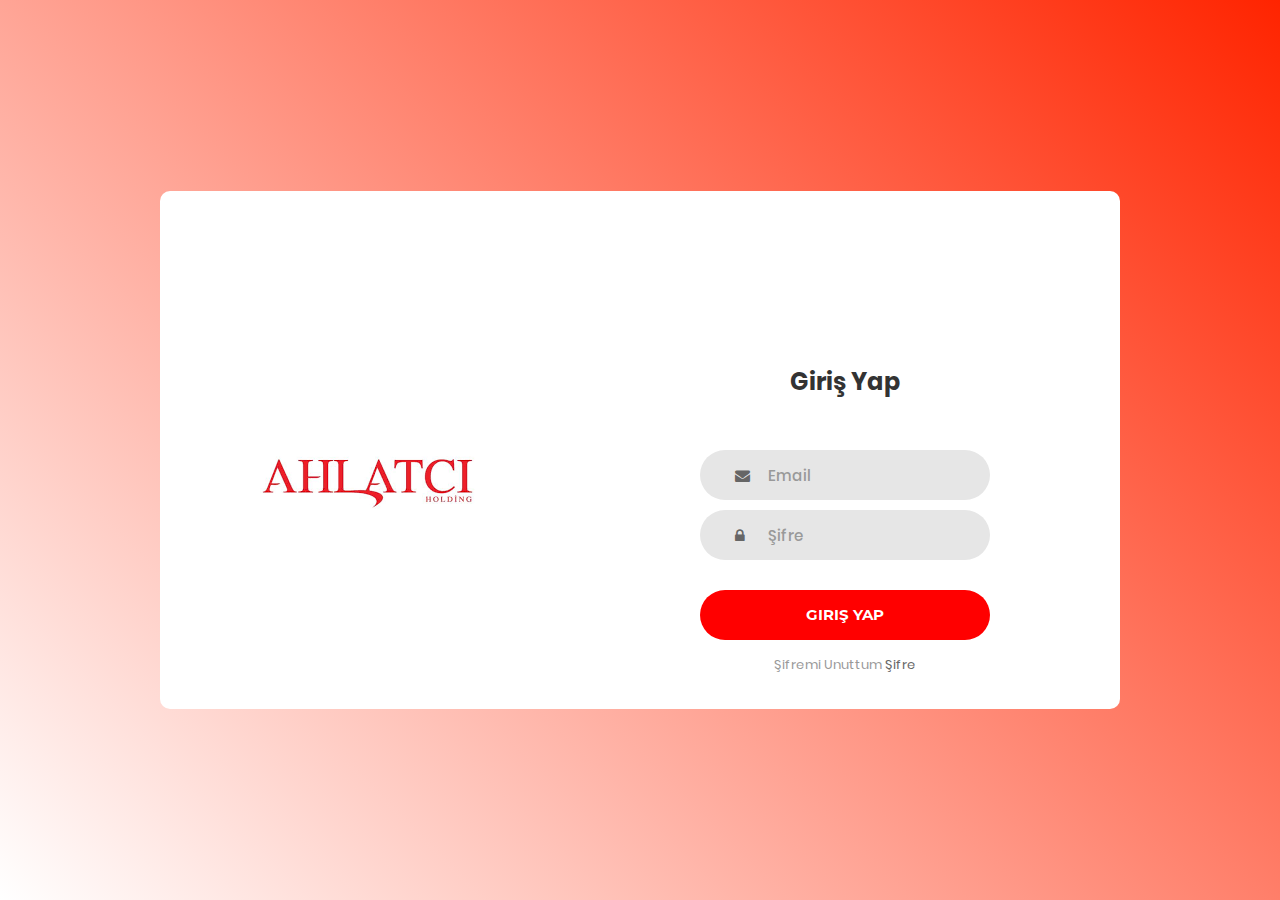
<file: Stock.UI/wwwroot/Login_v1/index.html>
<!DOCTYPE html>
<html lang="en">
<head>
	<title>Login</title>
	<meta charset="UTF-8">
	<meta name="viewport" content="width=device-width, initial-scale=1">
<!--===============================================================================================-->	
	<link rel="icon" type="image/png" href="images/icons/favicon.ico"/>
<!--===============================================================================================-->
	<link rel="stylesheet" type="text/css" href="vendor/bootstrap/css/bootstrap.min.css">
<!--===============================================================================================-->
	<link rel="stylesheet" type="text/css" href="fonts/font-awesome-4.7.0/css/font-awesome.min.css">
<!--===============================================================================================-->
	<link rel="stylesheet" type="text/css" href="vendor/animate/animate.css">
<!--===============================================================================================-->	
	<link rel="stylesheet" type="text/css" href="vendor/css-hamburgers/hamburgers.min.css">
<!--===============================================================================================-->
	<link rel="stylesheet" type="text/css" href="vendor/select2/select2.min.css">
<!--===============================================================================================-->
	<link rel="stylesheet" type="text/css" href="css/util.css">
	<link rel="stylesheet" type="text/css" href="css/main.css">
<!--===============================================================================================-->
</head>
<body>
	<style>
		.login100-form-btn {
			background-color: red;
			color: white;
		}
	</style>
	<div class="limiter">
		<div class="container-login100">
			<div class="wrap-login100">
				<div class="login100-pic js-tilt" data-tilt>
					<img src="images/ahlatci.png" alt="IMG">
				</div>

				<form class="login100-form validate-form">
					<span class="login100-form-title">
						Giriş Yap
					</span>

					<div class="wrap-input100 validate-input" data-validate = "Valid email is required: ex@abc.xyz">
						<input class="input100" type="text" name="email" placeholder="Email">
						<span class="focus-input100"></span>
						<span class="symbol-input100">
							<i class="fa fa-envelope" aria-hidden="true"></i>
						</span>
					</div>

					<div class="wrap-input100 validate-input" data-validate = "Password is required">
						<input class="input100" type="password" name="pass" placeholder="Şifre">
						<span class="focus-input100"></span>
						<span class="symbol-input100">
							<i class="fa fa-lock" aria-hidden="true"></i>
						</span>
					</div>
					
					<div class="container-login100-form-btn">
						<button class="login100-form-btn">
							Giriş Yap
						</button>
					</div>

					<div class="text-center p-t-12">
						<span class="txt1">
							Şifremi Unuttum
						</span>
						<a class="txt2" href="#">
							Şifre
						</a>
					</div>

					<!-- <div class="text-center p-t-136">
						<a class="txt2" href="#">
							Create your Account
							<i class="fa fa-long-arrow-right m-l-5" aria-hidden="true"></i>
						</a>
					</div> -->
				</form>
			</div>
		</div>
	</div>
	
	

	
<!--===============================================================================================-->	
	<script src="vendor/jquery/jquery-3.2.1.min.js"></script>
<!--===============================================================================================-->
	<script src="vendor/bootstrap/js/popper.js"></script>
	<script src="vendor/bootstrap/js/bootstrap.min.js"></script>
<!--===============================================================================================-->
	<script src="vendor/select2/select2.min.js"></script>
<!--===============================================================================================-->
	<script src="vendor/tilt/tilt.jquery.min.js"></script>
	<script >
		$('.js-tilt').tilt({
			scale: 1.1
		})
	</script>
<!--===============================================================================================-->
	<script src="js/main.js"></script>

</body>
</html>
</file>
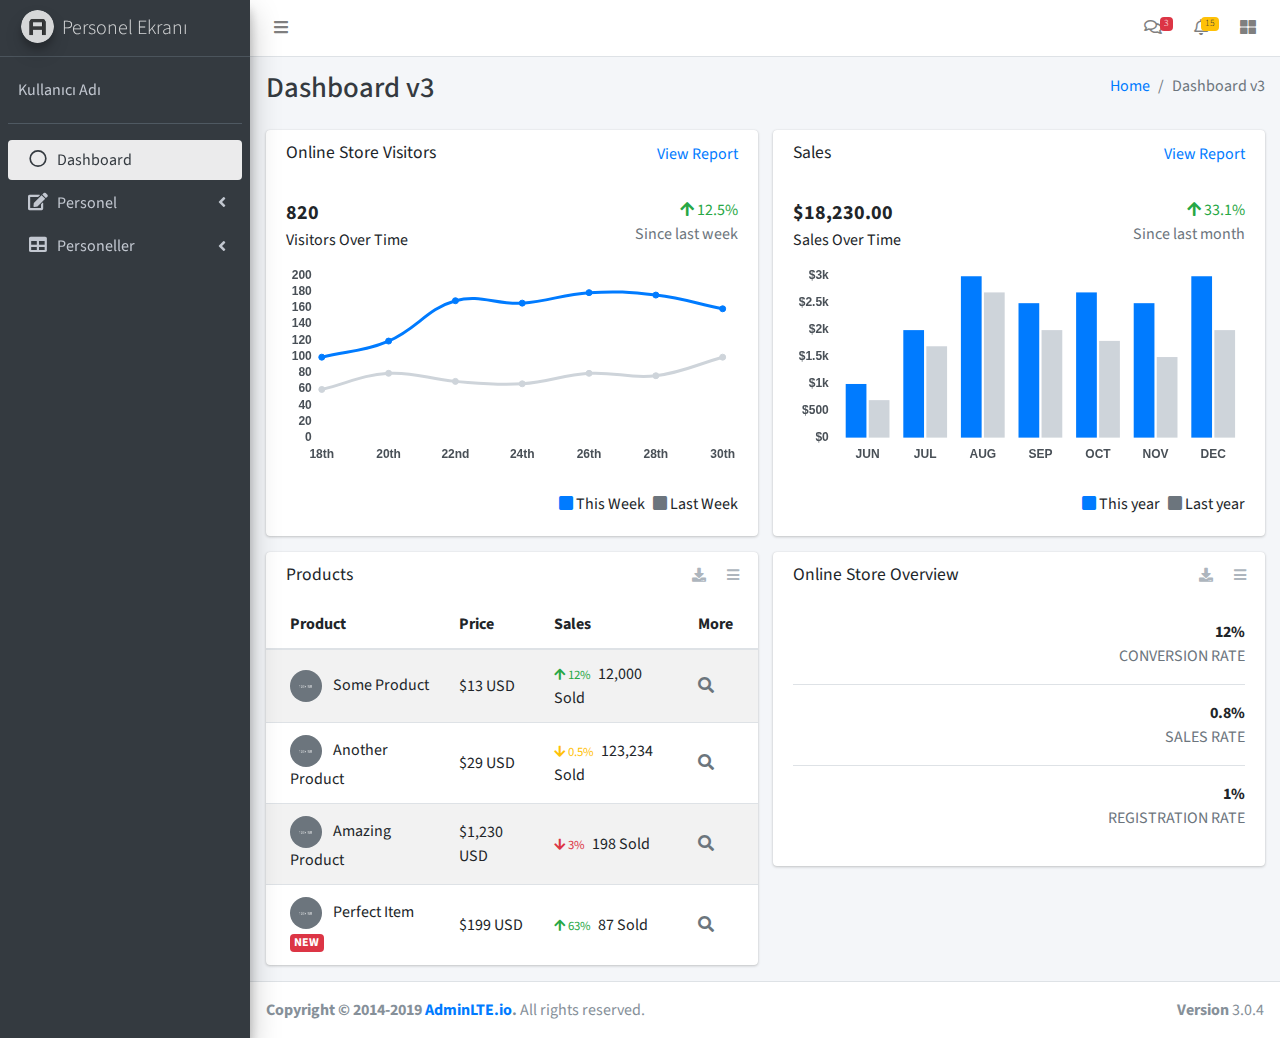
<file: Stock.UI/wwwroot/Admin/index3.html>
<!DOCTYPE html>
<html lang="en">
<head>
  <meta charset="utf-8">
  <meta name="viewport" content="width=device-width, initial-scale=1">
  <meta http-equiv="x-ua-compatible" content="ie=edge">

  <title>Admin</title>

  <!-- Font Awesome Icons -->
  <link rel="stylesheet" href="plugins/fontawesome-free/css/all.min.css">
  <!-- IonIcons -->
  <link rel="stylesheet" href="http://code.ionicframework.com/ionicons/2.0.1/css/ionicons.min.css">
  <!-- Theme style -->
  <link rel="stylesheet" href="dist/css/adminlte.min.css">
  <!-- Google Font: Source Sans Pro -->
  <link href="https://fonts.googleapis.com/css?family=Source+Sans+Pro:300,400,400i,700" rel="stylesheet">
</head>
<!--
BODY TAG OPTIONS:
=================
Apply one or more of the following classes to to the body tag
to get the desired effect
|---------------------------------------------------------|
|LAYOUT OPTIONS | sidebar-collapse                        |
|               | sidebar-mini                            |
|---------------------------------------------------------|
-->
<body class="hold-transition sidebar-mini">
<div class="wrapper">
  <!-- Navbar -->
  <nav class="main-header navbar navbar-expand navbar-white navbar-light">
    <!-- Left navbar links -->
    <ul class="navbar-nav">
      <li class="nav-item">
        <a class="nav-link" data-widget="pushmenu" href="#" role="button"><i class="fas fa-bars"></i></a>
      </li>

    </ul>



    <!-- Right navbar links -->
    <ul class="navbar-nav ml-auto">
      <!-- Messages Dropdown Menu -->
      <li class="nav-item dropdown">
        <a class="nav-link" data-toggle="dropdown" href="#">
          <i class="far fa-comments"></i>
          <span class="badge badge-danger navbar-badge">3</span>
        </a>
        <div class="dropdown-menu dropdown-menu-lg dropdown-menu-right">
          <a href="#" class="dropdown-item">
            <!-- Message Start -->
            <div class="media">
              <img src="dist/img/user1-128x128.jpg" alt="User Avatar" class="img-size-50 mr-3 img-circle">
              <div class="media-body">
                <h3 class="dropdown-item-title">
                  Brad Diesel
                  <span class="float-right text-sm text-danger"><i class="fas fa-star"></i></span>
                </h3>
                <p class="text-sm">Call me whenever you can...</p>
                <p class="text-sm text-muted"><i class="far fa-clock mr-1"></i> 4 Hours Ago</p>
              </div>
            </div>
            <!-- Message End -->
          </a>
          <div class="dropdown-divider"></div>
          <a href="#" class="dropdown-item">
            <!-- Message Start -->
            <div class="media">
              <img src="dist/img/user8-128x128.jpg" alt="User Avatar" class="img-size-50 img-circle mr-3">
              <div class="media-body">
                <h3 class="dropdown-item-title">
                  John Pierce
                  <span class="float-right text-sm text-muted"><i class="fas fa-star"></i></span>
                </h3>
                <p class="text-sm">I got your message bro</p>
                <p class="text-sm text-muted"><i class="far fa-clock mr-1"></i> 4 Hours Ago</p>
              </div>
            </div>
            <!-- Message End -->
          </a>
          <div class="dropdown-divider"></div>
          <a href="#" class="dropdown-item">
            <!-- Message Start -->
            <div class="media">
              <img src="dist/img/user3-128x128.jpg" alt="User Avatar" class="img-size-50 img-circle mr-3">
              <div class="media-body">
                <h3 class="dropdown-item-title">
                  Nora Silvester
                  <span class="float-right text-sm text-warning"><i class="fas fa-star"></i></span>
                </h3>
                <p class="text-sm">The subject goes here</p>
                <p class="text-sm text-muted"><i class="far fa-clock mr-1"></i> 4 Hours Ago</p>
              </div>
            </div>
            <!-- Message End -->
          </a>
          <div class="dropdown-divider"></div>
          <a href="#" class="dropdown-item dropdown-footer">See All Messages</a>
        </div>
      </li>
      <!-- Notifications Dropdown Menu -->
      <li class="nav-item dropdown">
        <a class="nav-link" data-toggle="dropdown" href="#">
          <i class="far fa-bell"></i>
          <span class="badge badge-warning navbar-badge">15</span>
        </a>
        <div class="dropdown-menu dropdown-menu-lg dropdown-menu-right">
          <span class="dropdown-item dropdown-header">15 Notifications</span>
          <div class="dropdown-divider"></div>
          <a href="#" class="dropdown-item">
            <i class="fas fa-envelope mr-2"></i> 4 new messages
            <span class="float-right text-muted text-sm">3 mins</span>
          </a>
          <div class="dropdown-divider"></div>
          <a href="#" class="dropdown-item">
            <i class="fas fa-users mr-2"></i> 8 friend requests
            <span class="float-right text-muted text-sm">12 hours</span>
          </a>
          <div class="dropdown-divider"></div>
          <a href="#" class="dropdown-item">
            <i class="fas fa-file mr-2"></i> 3 new reports
            <span class="float-right text-muted text-sm">2 days</span>
          </a>
          <div class="dropdown-divider"></div>
          <a href="#" class="dropdown-item dropdown-footer">See All Notifications</a>
        </div>
      </li>
      <li class="nav-item">
        <a class="nav-link" data-widget="control-sidebar" data-slide="true" href="#" role="button"><i
            class="fas fa-th-large"></i></a>
      </li>
    </ul>
  </nav>
  <!-- /.navbar -->

  <!-- Main Sidebar Container -->
  <aside class="main-sidebar sidebar-dark-primary elevation-4">
    <!-- Brand Logo -->
    <a href="file:///C:/Users/tugcedokgoz/Desktop/template/Admin/index3.html" class="brand-link">
      <img src="dist/img/AdminLTELogo.png" alt="AdminLTE Logo" class="brand-image img-circle elevation-3"
           style="opacity: .8">
      <span class="brand-text font-weight-light">Personel Ekranı</span>
    </a>

    <!-- Sidebar -->
    <div class="sidebar">
      <!-- Sidebar user panel (optional) -->
      <div class="user-panel mt-3 pb-3 mb-3 d-flex">
        <div class="info">
          <a href="#" class="d-block">Kullanıcı Adı</a>
        </div>
      </div>

      <!-- Sidebar Menu -->
      <nav class="mt-2">
        <ul class="nav nav-pills nav-sidebar flex-column" data-widget="treeview" role="menu" data-accordion="false">
          <!-- Add icons to the links using the .nav-icon class
               with font-awesome or any other icon font library -->
          <li class="nav-item  menu-open">
      
            <ul class="nav nav-treeview">
              <li class="nav-item">
                <a href="file:///C:/Users/tugcedokgoz/Desktop/template/Admin/index3.html" class="nav-link active">
                  <i class="far fa-circle nav-icon"></i>
                  <p>Dashboard</p>
                </a>
              </li>
            </ul>
          </li>

          <li class="nav-item has-treeview">
            <a href="#" class="nav-link">
              <i class="nav-icon fas fa-edit"></i>
              <p>
                Personel 
                <i class="fas fa-angle-left right"></i>
              </p>
            </a>
            <ul class="nav nav-treeview">
              <li class="nav-item">
                <a href="file:///C:/Users/tugcedokgoz/Desktop/template/Admin/pages/forms/personelKayit.html" class="nav-link">
                  <i class="far fa-circle nav-icon"></i>
                  <p>Kayıt Oluştur</p>
                </a>
              </li>

            </ul>
          </li>
          <li class="nav-item has-treeview">
            <a href="#" class="nav-link">
              <i class="nav-icon fas fa-table"></i>
              <p>
                Personeller
                <i class="fas fa-angle-left right"></i>
              </p>
            </a>
            <ul class="nav nav-treeview">
             
              <li class="nav-item">
                <a href="file:///C:/Users/tugcedokgoz/Desktop/template/Admin/pages/forms/PersonelBilgi.html" class="nav-link">
                  <i class="far fa-circle nav-icon"></i>
                  <p>Personeller</p>
                </a>
              </li>

            </ul>
          </li>
      
        </ul>
      </nav>
      <!-- /.sidebar-menu -->
    </div>
    <!-- /.sidebar -->
  </aside>

  <!-- Content Wrapper. Contains page content -->
  <div class="content-wrapper">
    <!-- Content Header (Page header) -->
    <div class="content-header">
      <div class="container-fluid">
        <div class="row mb-2">
          <div class="col-sm-6">
            <h1 class="m-0 text-dark">Dashboard v3</h1>
          </div><!-- /.col -->
          <div class="col-sm-6">
            <ol class="breadcrumb float-sm-right">
              <li class="breadcrumb-item"><a href="#">Home</a></li>
              <li class="breadcrumb-item active">Dashboard v3</li>
            </ol>
          </div><!-- /.col -->
        </div><!-- /.row -->
      </div><!-- /.container-fluid -->
    </div>
    <!-- /.content-header -->

    <!-- Main content -->
    <div class="content">
      <div class="container-fluid">
        <div class="row">
          <div class="col-lg-6">
            <div class="card">
              <div class="card-header border-0">
                <div class="d-flex justify-content-between">
                  <h3 class="card-title">Online Store Visitors</h3>
                  <a href="javascript:void(0);">View Report</a>
                </div>
              </div>
              <div class="card-body">
                <div class="d-flex">
                  <p class="d-flex flex-column">
                    <span class="text-bold text-lg">820</span>
                    <span>Visitors Over Time</span>
                  </p>
                  <p class="ml-auto d-flex flex-column text-right">
                    <span class="text-success">
                      <i class="fas fa-arrow-up"></i> 12.5%
                    </span>
                    <span class="text-muted">Since last week</span>
                  </p>
                </div>
                <!-- /.d-flex -->

                <div class="position-relative mb-4">
                  <canvas id="visitors-chart" height="200"></canvas>
                </div>

                <div class="d-flex flex-row justify-content-end">
                  <span class="mr-2">
                    <i class="fas fa-square text-primary"></i> This Week
                  </span>

                  <span>
                    <i class="fas fa-square text-gray"></i> Last Week
                  </span>
                </div>
              </div>
            </div>
            <!-- /.card -->

            <div class="card">
              <div class="card-header border-0">
                <h3 class="card-title">Products</h3>
                <div class="card-tools">
                  <a href="#" class="btn btn-tool btn-sm">
                    <i class="fas fa-download"></i>
                  </a>
                  <a href="#" class="btn btn-tool btn-sm">
                    <i class="fas fa-bars"></i>
                  </a>
                </div>
              </div>
              <div class="card-body table-responsive p-0">
                <table class="table table-striped table-valign-middle">
                  <thead>
                  <tr>
                    <th>Product</th>
                    <th>Price</th>
                    <th>Sales</th>
                    <th>More</th>
                  </tr>
                  </thead>
                  <tbody>
                  <tr>
                    <td>
                      <img src="dist/img/default-150x150.png" alt="Product 1" class="img-circle img-size-32 mr-2">
                      Some Product
                    </td>
                    <td>$13 USD</td>
                    <td>
                      <small class="text-success mr-1">
                        <i class="fas fa-arrow-up"></i>
                        12%
                      </small>
                      12,000 Sold
                    </td>
                    <td>
                      <a href="#" class="text-muted">
                        <i class="fas fa-search"></i>
                      </a>
                    </td>
                  </tr>
                  <tr>
                    <td>
                      <img src="dist/img/default-150x150.png" alt="Product 1" class="img-circle img-size-32 mr-2">
                      Another Product
                    </td>
                    <td>$29 USD</td>
                    <td>
                      <small class="text-warning mr-1">
                        <i class="fas fa-arrow-down"></i>
                        0.5%
                      </small>
                      123,234 Sold
                    </td>
                    <td>
                      <a href="#" class="text-muted">
                        <i class="fas fa-search"></i>
                      </a>
                    </td>
                  </tr>
                  <tr>
                    <td>
                      <img src="dist/img/default-150x150.png" alt="Product 1" class="img-circle img-size-32 mr-2">
                      Amazing Product
                    </td>
                    <td>$1,230 USD</td>
                    <td>
                      <small class="text-danger mr-1">
                        <i class="fas fa-arrow-down"></i>
                        3%
                      </small>
                      198 Sold
                    </td>
                    <td>
                      <a href="#" class="text-muted">
                        <i class="fas fa-search"></i>
                      </a>
                    </td>
                  </tr>
                  <tr>
                    <td>
                      <img src="dist/img/default-150x150.png" alt="Product 1" class="img-circle img-size-32 mr-2">
                      Perfect Item
                      <span class="badge bg-danger">NEW</span>
                    </td>
                    <td>$199 USD</td>
                    <td>
                      <small class="text-success mr-1">
                        <i class="fas fa-arrow-up"></i>
                        63%
                      </small>
                      87 Sold
                    </td>
                    <td>
                      <a href="#" class="text-muted">
                        <i class="fas fa-search"></i>
                      </a>
                    </td>
                  </tr>
                  </tbody>
                </table>
              </div>
            </div>
            <!-- /.card -->
          </div>
          <!-- /.col-md-6 -->
          <div class="col-lg-6">
            <div class="card">
              <div class="card-header border-0">
                <div class="d-flex justify-content-between">
                  <h3 class="card-title">Sales</h3>
                  <a href="javascript:void(0);">View Report</a>
                </div>
              </div>
              <div class="card-body">
                <div class="d-flex">
                  <p class="d-flex flex-column">
                    <span class="text-bold text-lg">$18,230.00</span>
                    <span>Sales Over Time</span>
                  </p>
                  <p class="ml-auto d-flex flex-column text-right">
                    <span class="text-success">
                      <i class="fas fa-arrow-up"></i> 33.1%
                    </span>
                    <span class="text-muted">Since last month</span>
                  </p>
                </div>
                <!-- /.d-flex -->

                <div class="position-relative mb-4">
                  <canvas id="sales-chart" height="200"></canvas>
                </div>

                <div class="d-flex flex-row justify-content-end">
                  <span class="mr-2">
                    <i class="fas fa-square text-primary"></i> This year
                  </span>

                  <span>
                    <i class="fas fa-square text-gray"></i> Last year
                  </span>
                </div>
              </div>
            </div>
            <!-- /.card -->

            <div class="card">
              <div class="card-header border-0">
                <h3 class="card-title">Online Store Overview</h3>
                <div class="card-tools">
                  <a href="#" class="btn btn-sm btn-tool">
                    <i class="fas fa-download"></i>
                  </a>
                  <a href="#" class="btn btn-sm btn-tool">
                    <i class="fas fa-bars"></i>
                  </a>
                </div>
              </div>
              <div class="card-body">
                <div class="d-flex justify-content-between align-items-center border-bottom mb-3">
                  <p class="text-success text-xl">
                    <i class="ion ion-ios-refresh-empty"></i>
                  </p>
                  <p class="d-flex flex-column text-right">
                    <span class="font-weight-bold">
                      <i class="ion ion-android-arrow-up text-success"></i> 12%
                    </span>
                    <span class="text-muted">CONVERSION RATE</span>
                  </p>
                </div>
                <!-- /.d-flex -->
                <div class="d-flex justify-content-between align-items-center border-bottom mb-3">
                  <p class="text-warning text-xl">
                    <i class="ion ion-ios-cart-outline"></i>
                  </p>
                  <p class="d-flex flex-column text-right">
                    <span class="font-weight-bold">
                      <i class="ion ion-android-arrow-up text-warning"></i> 0.8%
                    </span>
                    <span class="text-muted">SALES RATE</span>
                  </p>
                </div>
                <!-- /.d-flex -->
                <div class="d-flex justify-content-between align-items-center mb-0">
                  <p class="text-danger text-xl">
                    <i class="ion ion-ios-people-outline"></i>
                  </p>
                  <p class="d-flex flex-column text-right">
                    <span class="font-weight-bold">
                      <i class="ion ion-android-arrow-down text-danger"></i> 1%
                    </span>
                    <span class="text-muted">REGISTRATION RATE</span>
                  </p>
                </div>
                <!-- /.d-flex -->
              </div>
            </div>
          </div>
          <!-- /.col-md-6 -->
        </div>
        <!-- /.row -->
      </div>
      <!-- /.container-fluid -->
    </div>
    <!-- /.content -->
  </div>
  <!-- /.content-wrapper -->

  <!-- Control Sidebar -->
  <aside class="control-sidebar control-sidebar-dark">
    <!-- Control sidebar content goes here -->
  </aside>
  <!-- /.control-sidebar -->

  <!-- Main Footer -->
  <footer class="main-footer">
    <strong>Copyright &copy; 2014-2019 <a href="http://adminlte.io">AdminLTE.io</a>.</strong>
    All rights reserved.
    <div class="float-right d-none d-sm-inline-block">
      <b>Version</b> 3.0.4
    </div>
  </footer>
</div>
<!-- ./wrapper -->

<!-- REQUIRED SCRIPTS -->

<!-- jQuery -->
<script src="plugins/jquery/jquery.min.js"></script>
<!-- Bootstrap -->
<script src="plugins/bootstrap/js/bootstrap.bundle.min.js"></script>
<!-- AdminLTE -->
<script src="dist/js/adminlte.js"></script>

<!-- OPTIONAL SCRIPTS -->
<script src="plugins/chart.js/Chart.min.js"></script>
<script src="dist/js/demo.js"></script>
<script src="dist/js/pages/dashboard3.js"></script>
</body>
</html>
</file>
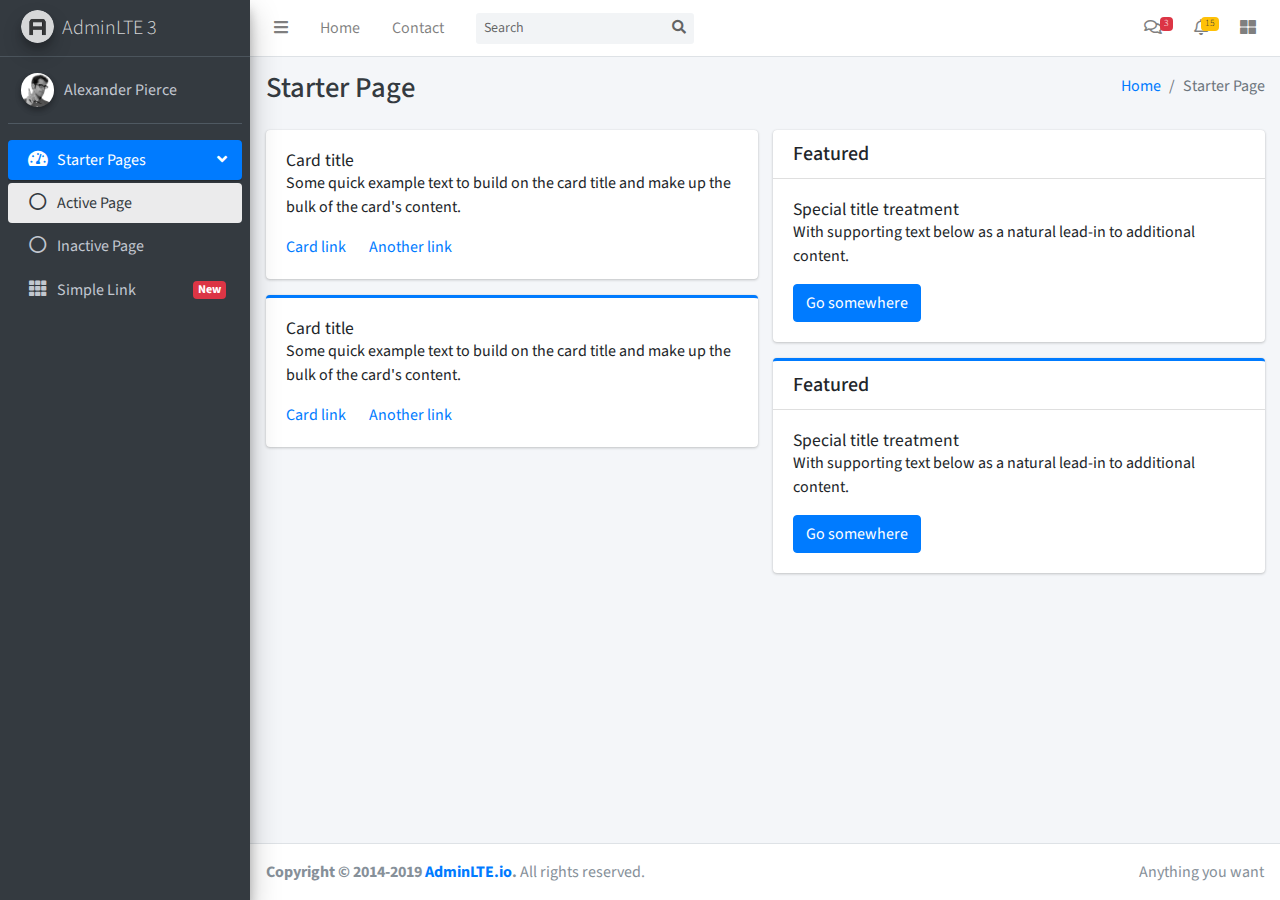
<file: Stock.UI/wwwroot/Admin/starter.html>
<!DOCTYPE html>
<!--
This is a starter template page. Use this page to start your new project from
scratch. This page gets rid of all links and provides the needed markup only.
-->
<html lang="en">
<head>
  <meta charset="utf-8">
  <meta name="viewport" content="width=device-width, initial-scale=1">
  <meta http-equiv="x-ua-compatible" content="ie=edge">

  <title>AdminLTE 3 | Starter</title>

  <!-- Font Awesome Icons -->
  <link rel="stylesheet" href="plugins/fontawesome-free/css/all.min.css">
  <!-- Theme style -->
  <link rel="stylesheet" href="dist/css/adminlte.min.css">
  <!-- Google Font: Source Sans Pro -->
  <link href="https://fonts.googleapis.com/css?family=Source+Sans+Pro:300,400,400i,700" rel="stylesheet">
</head>
<body class="hold-transition sidebar-mini">
<div class="wrapper">

  <!-- Navbar -->
  <nav class="main-header navbar navbar-expand navbar-white navbar-light">
    <!-- Left navbar links -->
    <ul class="navbar-nav">
      <li class="nav-item">
        <a class="nav-link" data-widget="pushmenu" href="#" role="button"><i class="fas fa-bars"></i></a>
      </li>
      <li class="nav-item d-none d-sm-inline-block">
        <a href="index3.html" class="nav-link">Home</a>
      </li>
      <li class="nav-item d-none d-sm-inline-block">
        <a href="#" class="nav-link">Contact</a>
      </li>
    </ul>

    <!-- SEARCH FORM -->
    <form class="form-inline ml-3">
      <div class="input-group input-group-sm">
        <input class="form-control form-control-navbar" type="search" placeholder="Search" aria-label="Search">
        <div class="input-group-append">
          <button class="btn btn-navbar" type="submit">
            <i class="fas fa-search"></i>
          </button>
        </div>
      </div>
    </form>

    <!-- Right navbar links -->
    <ul class="navbar-nav ml-auto">
      <!-- Messages Dropdown Menu -->
      <li class="nav-item dropdown">
        <a class="nav-link" data-toggle="dropdown" href="#">
          <i class="far fa-comments"></i>
          <span class="badge badge-danger navbar-badge">3</span>
        </a>
        <div class="dropdown-menu dropdown-menu-lg dropdown-menu-right">
          <a href="#" class="dropdown-item">
            <!-- Message Start -->
            <div class="media">
              <img src="dist/img/user1-128x128.jpg" alt="User Avatar" class="img-size-50 mr-3 img-circle">
              <div class="media-body">
                <h3 class="dropdown-item-title">
                  Brad Diesel
                  <span class="float-right text-sm text-danger"><i class="fas fa-star"></i></span>
                </h3>
                <p class="text-sm">Call me whenever you can...</p>
                <p class="text-sm text-muted"><i class="far fa-clock mr-1"></i> 4 Hours Ago</p>
              </div>
            </div>
            <!-- Message End -->
          </a>
          <div class="dropdown-divider"></div>
          <a href="#" class="dropdown-item">
            <!-- Message Start -->
            <div class="media">
              <img src="dist/img/user8-128x128.jpg" alt="User Avatar" class="img-size-50 img-circle mr-3">
              <div class="media-body">
                <h3 class="dropdown-item-title">
                  John Pierce
                  <span class="float-right text-sm text-muted"><i class="fas fa-star"></i></span>
                </h3>
                <p class="text-sm">I got your message bro</p>
                <p class="text-sm text-muted"><i class="far fa-clock mr-1"></i> 4 Hours Ago</p>
              </div>
            </div>
            <!-- Message End -->
          </a>
          <div class="dropdown-divider"></div>
          <a href="#" class="dropdown-item">
            <!-- Message Start -->
            <div class="media">
              <img src="dist/img/user3-128x128.jpg" alt="User Avatar" class="img-size-50 img-circle mr-3">
              <div class="media-body">
                <h3 class="dropdown-item-title">
                  Nora Silvester
                  <span class="float-right text-sm text-warning"><i class="fas fa-star"></i></span>
                </h3>
                <p class="text-sm">The subject goes here</p>
                <p class="text-sm text-muted"><i class="far fa-clock mr-1"></i> 4 Hours Ago</p>
              </div>
            </div>
            <!-- Message End -->
          </a>
          <div class="dropdown-divider"></div>
          <a href="#" class="dropdown-item dropdown-footer">See All Messages</a>
        </div>
      </li>
      <!-- Notifications Dropdown Menu -->
      <li class="nav-item dropdown">
        <a class="nav-link" data-toggle="dropdown" href="#">
          <i class="far fa-bell"></i>
          <span class="badge badge-warning navbar-badge">15</span>
        </a>
        <div class="dropdown-menu dropdown-menu-lg dropdown-menu-right">
          <span class="dropdown-header">15 Notifications</span>
          <div class="dropdown-divider"></div>
          <a href="#" class="dropdown-item">
            <i class="fas fa-envelope mr-2"></i> 4 new messages
            <span class="float-right text-muted text-sm">3 mins</span>
          </a>
          <div class="dropdown-divider"></div>
          <a href="#" class="dropdown-item">
            <i class="fas fa-users mr-2"></i> 8 friend requests
            <span class="float-right text-muted text-sm">12 hours</span>
          </a>
          <div class="dropdown-divider"></div>
          <a href="#" class="dropdown-item">
            <i class="fas fa-file mr-2"></i> 3 new reports
            <span class="float-right text-muted text-sm">2 days</span>
          </a>
          <div class="dropdown-divider"></div>
          <a href="#" class="dropdown-item dropdown-footer">See All Notifications</a>
        </div>
      </li>
      <li class="nav-item">
        <a class="nav-link" data-widget="control-sidebar" data-slide="true" href="#" role="button"><i
            class="fas fa-th-large"></i></a>
      </li>
    </ul>
  </nav>
  <!-- /.navbar -->

  <!-- Main Sidebar Container -->
  <aside class="main-sidebar sidebar-dark-primary elevation-4">
    <!-- Brand Logo -->
    <a href="index3.html" class="brand-link">
      <img src="dist/img/AdminLTELogo.png" alt="AdminLTE Logo" class="brand-image img-circle elevation-3"
           style="opacity: .8">
      <span class="brand-text font-weight-light">AdminLTE 3</span>
    </a>

    <!-- Sidebar -->
    <div class="sidebar">
      <!-- Sidebar user panel (optional) -->
      <div class="user-panel mt-3 pb-3 mb-3 d-flex">
        <div class="image">
          <img src="dist/img/user2-160x160.jpg" class="img-circle elevation-2" alt="User Image">
        </div>
        <div class="info">
          <a href="#" class="d-block">Alexander Pierce</a>
        </div>
      </div>

      <!-- Sidebar Menu -->
      <nav class="mt-2">
        <ul class="nav nav-pills nav-sidebar flex-column" data-widget="treeview" role="menu" data-accordion="false">
          <!-- Add icons to the links using the .nav-icon class
               with font-awesome or any other icon font library -->
          <li class="nav-item has-treeview menu-open">
            <a href="#" class="nav-link active">
              <i class="nav-icon fas fa-tachometer-alt"></i>
              <p>
                Starter Pages
                <i class="right fas fa-angle-left"></i>
              </p>
            </a>
            <ul class="nav nav-treeview">
              <li class="nav-item">
                <a href="#" class="nav-link active">
                  <i class="far fa-circle nav-icon"></i>
                  <p>Active Page</p>
                </a>
              </li>
              <li class="nav-item">
                <a href="#" class="nav-link">
                  <i class="far fa-circle nav-icon"></i>
                  <p>Inactive Page</p>
                </a>
              </li>
            </ul>
          </li>
          <li class="nav-item">
            <a href="#" class="nav-link">
              <i class="nav-icon fas fa-th"></i>
              <p>
                Simple Link
                <span class="right badge badge-danger">New</span>
              </p>
            </a>
          </li>
        </ul>
      </nav>
      <!-- /.sidebar-menu -->
    </div>
    <!-- /.sidebar -->
  </aside>

  <!-- Content Wrapper. Contains page content -->
  <div class="content-wrapper">
    <!-- Content Header (Page header) -->
    <div class="content-header">
      <div class="container-fluid">
        <div class="row mb-2">
          <div class="col-sm-6">
            <h1 class="m-0 text-dark">Starter Page</h1>
          </div><!-- /.col -->
          <div class="col-sm-6">
            <ol class="breadcrumb float-sm-right">
              <li class="breadcrumb-item"><a href="#">Home</a></li>
              <li class="breadcrumb-item active">Starter Page</li>
            </ol>
          </div><!-- /.col -->
        </div><!-- /.row -->
      </div><!-- /.container-fluid -->
    </div>
    <!-- /.content-header -->

    <!-- Main content -->
    <div class="content">
      <div class="container-fluid">
        <div class="row">
          <div class="col-lg-6">
            <div class="card">
              <div class="card-body">
                <h5 class="card-title">Card title</h5>

                <p class="card-text">
                  Some quick example text to build on the card title and make up the bulk of the card's
                  content.
                </p>

                <a href="#" class="card-link">Card link</a>
                <a href="#" class="card-link">Another link</a>
              </div>
            </div>

            <div class="card card-primary card-outline">
              <div class="card-body">
                <h5 class="card-title">Card title</h5>

                <p class="card-text">
                  Some quick example text to build on the card title and make up the bulk of the card's
                  content.
                </p>
                <a href="#" class="card-link">Card link</a>
                <a href="#" class="card-link">Another link</a>
              </div>
            </div><!-- /.card -->
          </div>
          <!-- /.col-md-6 -->
          <div class="col-lg-6">
            <div class="card">
              <div class="card-header">
                <h5 class="m-0">Featured</h5>
              </div>
              <div class="card-body">
                <h6 class="card-title">Special title treatment</h6>

                <p class="card-text">With supporting text below as a natural lead-in to additional content.</p>
                <a href="#" class="btn btn-primary">Go somewhere</a>
              </div>
            </div>

            <div class="card card-primary card-outline">
              <div class="card-header">
                <h5 class="m-0">Featured</h5>
              </div>
              <div class="card-body">
                <h6 class="card-title">Special title treatment</h6>

                <p class="card-text">With supporting text below as a natural lead-in to additional content.</p>
                <a href="#" class="btn btn-primary">Go somewhere</a>
              </div>
            </div>
          </div>
          <!-- /.col-md-6 -->
        </div>
        <!-- /.row -->
      </div><!-- /.container-fluid -->
    </div>
    <!-- /.content -->
  </div>
  <!-- /.content-wrapper -->

  <!-- Control Sidebar -->
  <aside class="control-sidebar control-sidebar-dark">
    <!-- Control sidebar content goes here -->
    <div class="p-3">
      <h5>Title</h5>
      <p>Sidebar content</p>
    </div>
  </aside>
  <!-- /.control-sidebar -->

  <!-- Main Footer -->
  <footer class="main-footer">
    <!-- To the right -->
    <div class="float-right d-none d-sm-inline">
      Anything you want
    </div>
    <!-- Default to the left -->
    <strong>Copyright &copy; 2014-2019 <a href="https://adminlte.io">AdminLTE.io</a>.</strong> All rights reserved.
  </footer>
</div>
<!-- ./wrapper -->

<!-- REQUIRED SCRIPTS -->

<!-- jQuery -->
<script src="plugins/jquery/jquery.min.js"></script>
<!-- Bootstrap 4 -->
<script src="plugins/bootstrap/js/bootstrap.bundle.min.js"></script>
<!-- AdminLTE App -->
<script src="dist/js/adminlte.min.js"></script>
</body>
</html>
</file>
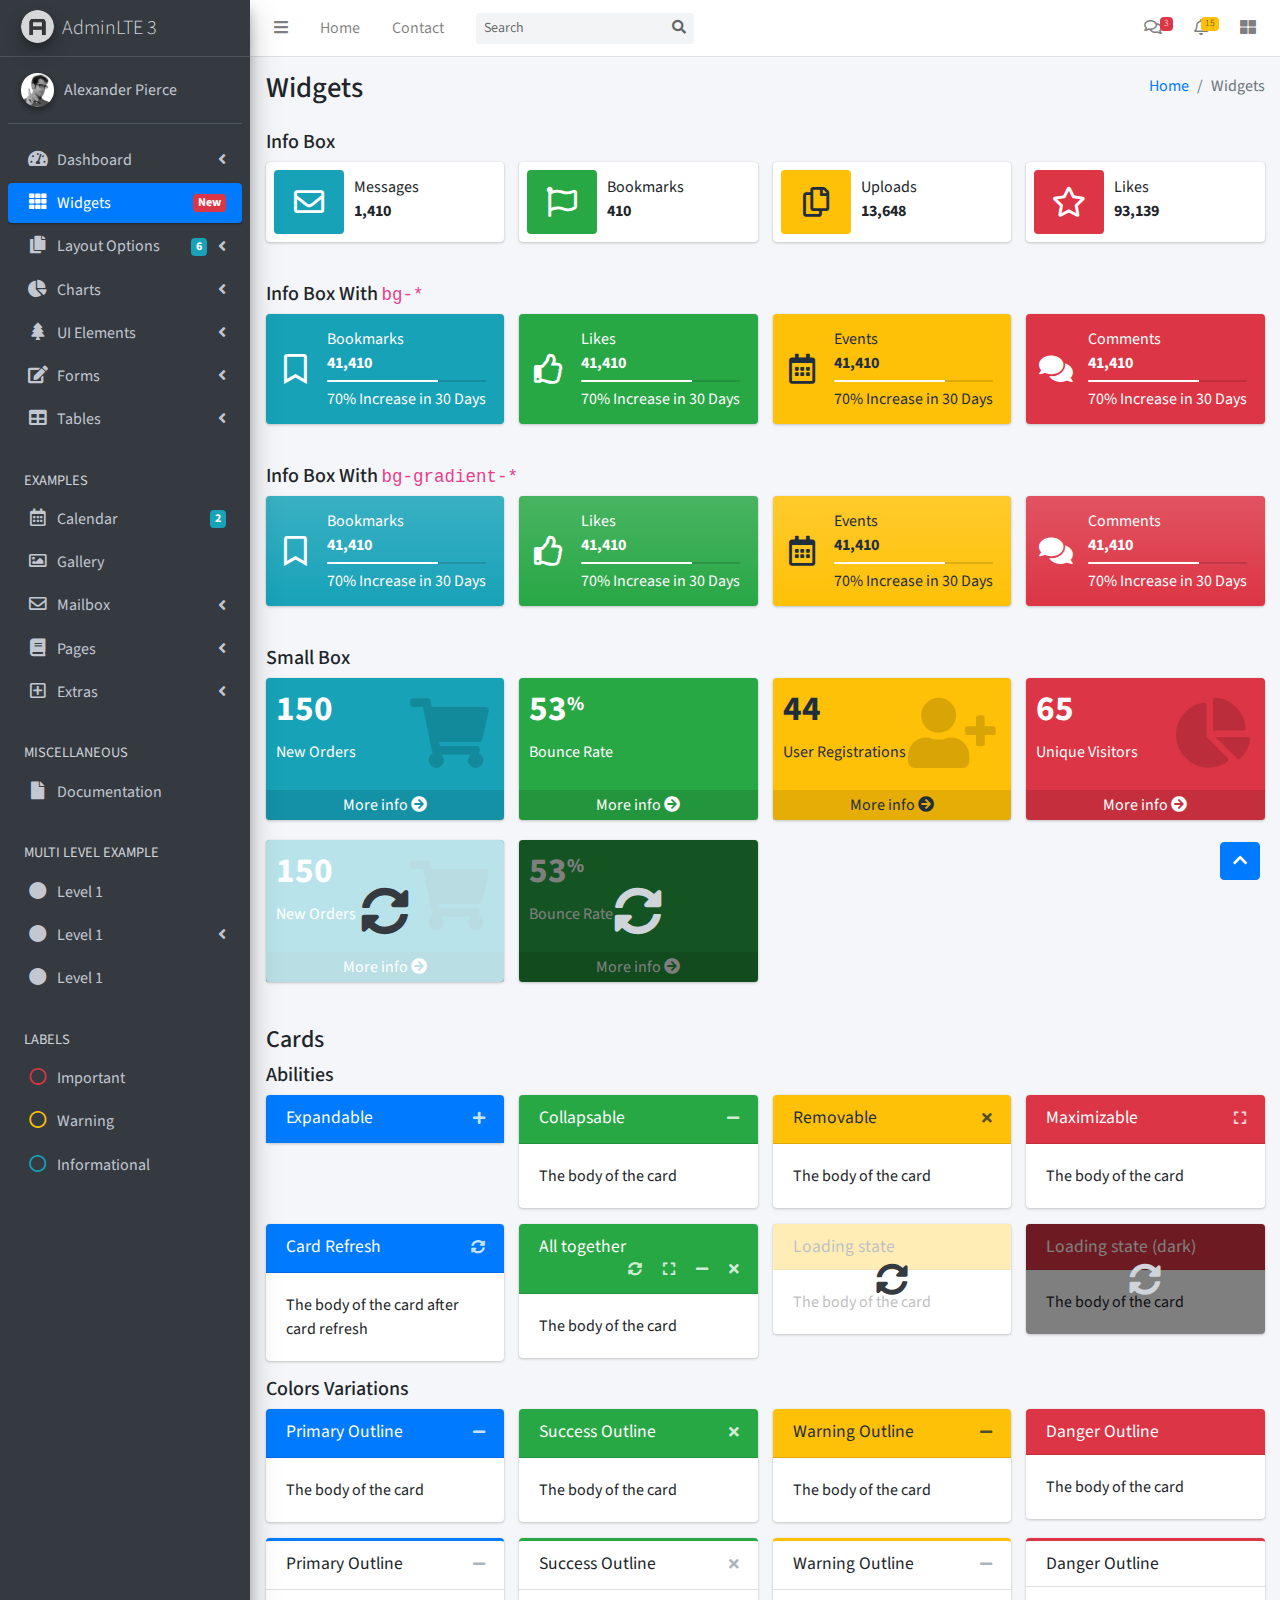
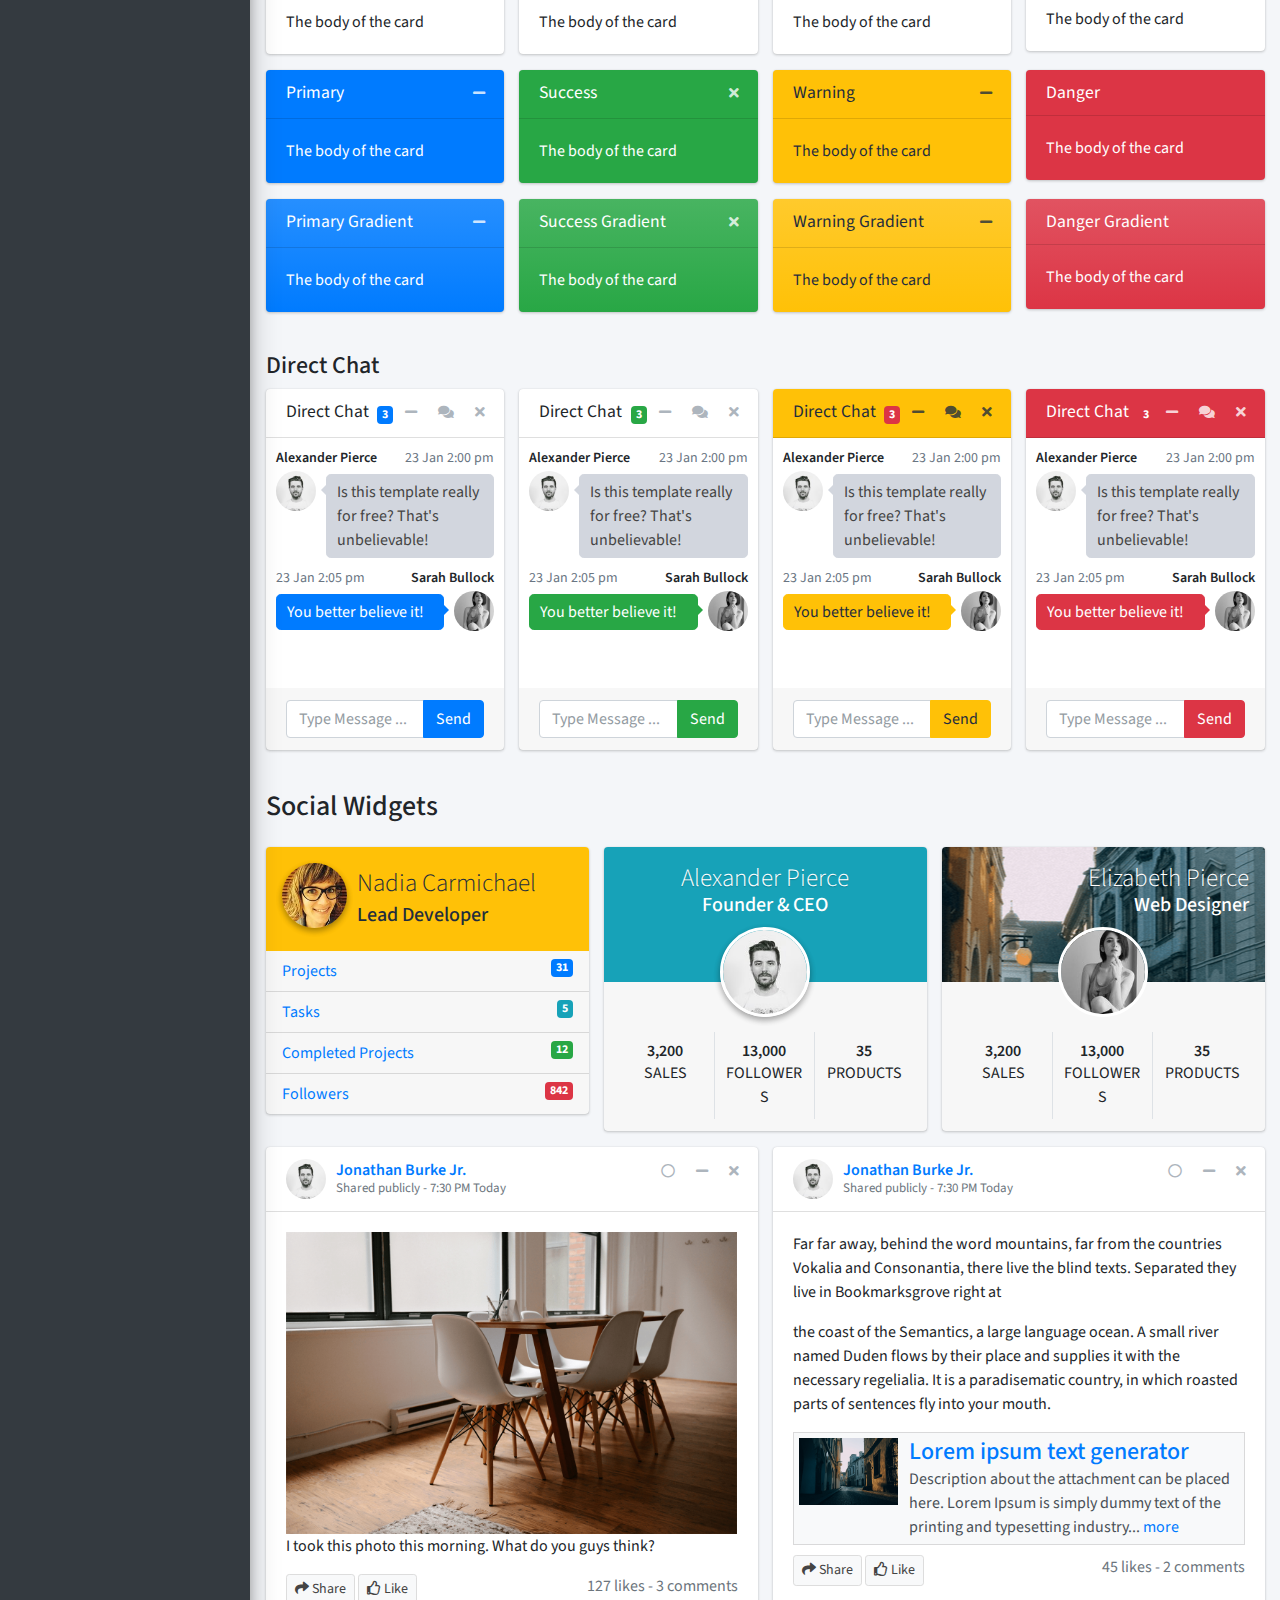
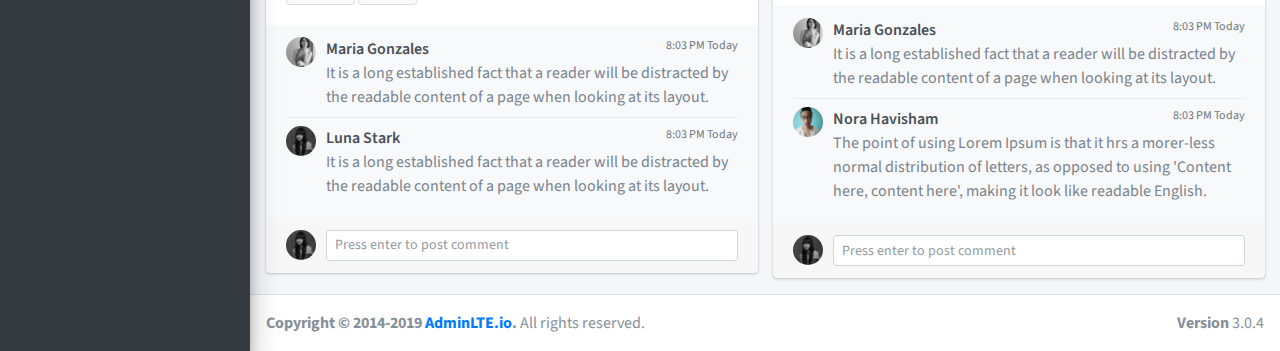
<file: Stock.UI/wwwroot/Admin/pages/widgets.html>
<!DOCTYPE html>
<html>
<head>
  <meta charset="utf-8">
  <meta http-equiv="X-UA-Compatible" content="IE=edge">
  <title>AdminLTE 3 | Widgets</title>
  <!-- Tell the browser to be responsive to screen width -->
  <meta name="viewport" content="width=device-width, initial-scale=1">
  <!-- Font Awesome -->
  <link rel="stylesheet" href="../plugins/fontawesome-free/css/all.min.css">
  <!-- Ionicons -->
  <link rel="stylesheet" href="https://code.ionicframework.com/ionicons/2.0.1/css/ionicons.min.css">
  <!-- Theme style -->
  <link rel="stylesheet" href="../dist/css/adminlte.min.css">
  <!-- Google Font: Source Sans Pro -->
  <link href="https://fonts.googleapis.com/css?family=Source+Sans+Pro:300,400,400i,700" rel="stylesheet">
</head>
<body class="hold-transition sidebar-mini">
<div class="wrapper">
  <!-- Navbar -->
  <nav class="main-header navbar navbar-expand navbar-white navbar-light">
    <!-- Left navbar links -->
    <ul class="navbar-nav">
      <li class="nav-item">
        <a class="nav-link" data-widget="pushmenu" href="#" role="button"><i class="fas fa-bars"></i></a>
      </li>
      <li class="nav-item d-none d-sm-inline-block">
        <a href="../index3.html" class="nav-link">Home</a>
      </li>
      <li class="nav-item d-none d-sm-inline-block">
        <a href="#" class="nav-link">Contact</a>
      </li>
    </ul>

    <!-- SEARCH FORM -->
    <form class="form-inline ml-3">
      <div class="input-group input-group-sm">
        <input class="form-control form-control-navbar" type="search" placeholder="Search" aria-label="Search">
        <div class="input-group-append">
          <button class="btn btn-navbar" type="submit">
            <i class="fas fa-search"></i>
          </button>
        </div>
      </div>
    </form>

    <!-- Right navbar links -->
    <ul class="navbar-nav ml-auto">
      <!-- Messages Dropdown Menu -->
      <li class="nav-item dropdown">
        <a class="nav-link" data-toggle="dropdown" href="#">
          <i class="far fa-comments"></i>
          <span class="badge badge-danger navbar-badge">3</span>
        </a>
        <div class="dropdown-menu dropdown-menu-lg dropdown-menu-right">
          <a href="#" class="dropdown-item">
            <!-- Message Start -->
            <div class="media">
              <img src="../dist/img/user1-128x128.jpg" alt="User Avatar" class="img-size-50 mr-3 img-circle">
              <div class="media-body">
                <h3 class="dropdown-item-title">
                  Brad Diesel
                  <span class="float-right text-sm text-danger"><i class="fas fa-star"></i></span>
                </h3>
                <p class="text-sm">Call me whenever you can...</p>
                <p class="text-sm text-muted"><i class="far fa-clock mr-1"></i> 4 Hours Ago</p>
              </div>
            </div>
            <!-- Message End -->
          </a>
          <div class="dropdown-divider"></div>
          <a href="#" class="dropdown-item">
            <!-- Message Start -->
            <div class="media">
              <img src="../dist/img/user8-128x128.jpg" alt="User Avatar" class="img-size-50 img-circle mr-3">
              <div class="media-body">
                <h3 class="dropdown-item-title">
                  John Pierce
                  <span class="float-right text-sm text-muted"><i class="fas fa-star"></i></span>
                </h3>
                <p class="text-sm">I got your message bro</p>
                <p class="text-sm text-muted"><i class="far fa-clock mr-1"></i> 4 Hours Ago</p>
              </div>
            </div>
            <!-- Message End -->
          </a>
          <div class="dropdown-divider"></div>
          <a href="#" class="dropdown-item">
            <!-- Message Start -->
            <div class="media">
              <img src="../dist/img/user3-128x128.jpg" alt="User Avatar" class="img-size-50 img-circle mr-3">
              <div class="media-body">
                <h3 class="dropdown-item-title">
                  Nora Silvester
                  <span class="float-right text-sm text-warning"><i class="fas fa-star"></i></span>
                </h3>
                <p class="text-sm">The subject goes here</p>
                <p class="text-sm text-muted"><i class="far fa-clock mr-1"></i> 4 Hours Ago</p>
              </div>
            </div>
            <!-- Message End -->
          </a>
          <div class="dropdown-divider"></div>
          <a href="#" class="dropdown-item dropdown-footer">See All Messages</a>
        </div>
      </li>
      <!-- Notifications Dropdown Menu -->
      <li class="nav-item dropdown">
        <a class="nav-link" data-toggle="dropdown" href="#">
          <i class="far fa-bell"></i>
          <span class="badge badge-warning navbar-badge">15</span>
        </a>
        <div class="dropdown-menu dropdown-menu-lg dropdown-menu-right">
          <span class="dropdown-item dropdown-header">15 Notifications</span>
          <div class="dropdown-divider"></div>
          <a href="#" class="dropdown-item">
            <i class="fas fa-envelope mr-2"></i> 4 new messages
            <span class="float-right text-muted text-sm">3 mins</span>
          </a>
          <div class="dropdown-divider"></div>
          <a href="#" class="dropdown-item">
            <i class="fas fa-users mr-2"></i> 8 friend requests
            <span class="float-right text-muted text-sm">12 hours</span>
          </a>
          <div class="dropdown-divider"></div>
          <a href="#" class="dropdown-item">
            <i class="fas fa-file mr-2"></i> 3 new reports
            <span class="float-right text-muted text-sm">2 days</span>
          </a>
          <div class="dropdown-divider"></div>
          <a href="#" class="dropdown-item dropdown-footer">See All Notifications</a>
        </div>
      </li>
      <li class="nav-item">
        <a class="nav-link" data-widget="control-sidebar" data-slide="true" href="#" role="button">
          <i class="fas fa-th-large"></i>
        </a>
      </li>
    </ul>
  </nav>
  <!-- /.navbar -->

  <!-- Main Sidebar Container -->
  <aside class="main-sidebar sidebar-dark-primary elevation-4">
    <!-- Brand Logo -->
    <a href="../index3.html" class="brand-link">
      <img src="../dist/img/AdminLTELogo.png"
           alt="AdminLTE Logo"
           class="brand-image img-circle elevation-3"
           style="opacity: .8">
      <span class="brand-text font-weight-light">AdminLTE 3</span>
    </a>

    <!-- Sidebar -->
    <div class="sidebar">
      <!-- Sidebar user panel (optional) -->
      <div class="user-panel mt-3 pb-3 mb-3 d-flex">
        <div class="image">
          <img src="../dist/img/user2-160x160.jpg" class="img-circle elevation-2" alt="User Image">
        </div>
        <div class="info">
          <a href="#" class="d-block">Alexander Pierce</a>
        </div>
      </div>

      <!-- Sidebar Menu -->
      <nav class="mt-2">
        <ul class="nav nav-pills nav-sidebar flex-column" data-widget="treeview" role="menu" data-accordion="false">
          <!-- Add icons to the links using the .nav-icon class
               with font-awesome or any other icon font library -->
          <li class="nav-item has-treeview">
            <a href="#" class="nav-link">
              <i class="nav-icon fas fa-tachometer-alt"></i>
              <p>
                Dashboard
                <i class="right fas fa-angle-left"></i>
              </p>
            </a>
            <ul class="nav nav-treeview">
              <li class="nav-item">
                <a href="../index.html" class="nav-link">
                  <i class="far fa-circle nav-icon"></i>
                  <p>Dashboard v1</p>
                </a>
              </li>
              <li class="nav-item">
                <a href="../index2.html" class="nav-link">
                  <i class="far fa-circle nav-icon"></i>
                  <p>Dashboard v2</p>
                </a>
              </li>
              <li class="nav-item">
                <a href="../index3.html" class="nav-link">
                  <i class="far fa-circle nav-icon"></i>
                  <p>Dashboard v3</p>
                </a>
              </li>
            </ul>
          </li>
          <li class="nav-item">
            <a href="widgets.html" class="nav-link active">
              <i class="nav-icon fas fa-th"></i>
              <p>
                Widgets
                <span class="right badge badge-danger">New</span>
              </p>
            </a>
          </li>
          <li class="nav-item has-treeview">
            <a href="#" class="nav-link">
              <i class="nav-icon fas fa-copy"></i>
              <p>
                Layout Options
                <i class="fas fa-angle-left right"></i>
                <span class="badge badge-info right">6</span>
              </p>
            </a>
            <ul class="nav nav-treeview">
              <li class="nav-item">
                <a href="layout/top-nav.html" class="nav-link">
                  <i class="far fa-circle nav-icon"></i>
                  <p>Top Navigation</p>
                </a>
              </li>
              <li class="nav-item">
                <a href="layout/top-nav-sidebar.html" class="nav-link">
                  <i class="far fa-circle nav-icon"></i>
                  <p>Top Navigation + Sidebar</p>
                </a>
              </li>
              <li class="nav-item">
                <a href="layout/boxed.html" class="nav-link">
                  <i class="far fa-circle nav-icon"></i>
                  <p>Boxed</p>
                </a>
              </li>
              <li class="nav-item">
                <a href="layout/fixed-sidebar.html" class="nav-link">
                  <i class="far fa-circle nav-icon"></i>
                  <p>Fixed Sidebar</p>
                </a>
              </li>
              <li class="nav-item">
                <a href="layout/fixed-topnav.html" class="nav-link">
                  <i class="far fa-circle nav-icon"></i>
                  <p>Fixed Navbar</p>
                </a>
              </li>
              <li class="nav-item">
                <a href="layout/fixed-footer.html" class="nav-link">
                  <i class="far fa-circle nav-icon"></i>
                  <p>Fixed Footer</p>
                </a>
              </li>
              <li class="nav-item">
                <a href="layout/collapsed-sidebar.html" class="nav-link">
                  <i class="far fa-circle nav-icon"></i>
                  <p>Collapsed Sidebar</p>
                </a>
              </li>
            </ul>
          </li>
          <li class="nav-item has-treeview">
            <a href="#" class="nav-link">
              <i class="nav-icon fas fa-chart-pie"></i>
              <p>
                Charts
                <i class="right fas fa-angle-left"></i>
              </p>
            </a>
            <ul class="nav nav-treeview">
              <li class="nav-item">
                <a href="charts/chartjs.html" class="nav-link">
                  <i class="far fa-circle nav-icon"></i>
                  <p>ChartJS</p>
                </a>
              </li>
              <li class="nav-item">
                <a href="charts/flot.html" class="nav-link">
                  <i class="far fa-circle nav-icon"></i>
                  <p>Flot</p>
                </a>
              </li>
              <li class="nav-item">
                <a href="charts/inline.html" class="nav-link">
                  <i class="far fa-circle nav-icon"></i>
                  <p>Inline</p>
                </a>
              </li>
            </ul>
          </li>
          <li class="nav-item has-treeview">
            <a href="#" class="nav-link">
              <i class="nav-icon fas fa-tree"></i>
              <p>
                UI Elements
                <i class="fas fa-angle-left right"></i>
              </p>
            </a>
            <ul class="nav nav-treeview">
              <li class="nav-item">
                <a href="UI/general.html" class="nav-link">
                  <i class="far fa-circle nav-icon"></i>
                  <p>General</p>
                </a>
              </li>
              <li class="nav-item">
                <a href="UI/icons.html" class="nav-link">
                  <i class="far fa-circle nav-icon"></i>
                  <p>Icons</p>
                </a>
              </li>
              <li class="nav-item">
                <a href="UI/buttons.html" class="nav-link">
                  <i class="far fa-circle nav-icon"></i>
                  <p>Buttons</p>
                </a>
              </li>
              <li class="nav-item">
                <a href="UI/sliders.html" class="nav-link">
                  <i class="far fa-circle nav-icon"></i>
                  <p>Sliders</p>
                </a>
              </li>
              <li class="nav-item">
                <a href="UI/modals.html" class="nav-link">
                  <i class="far fa-circle nav-icon"></i>
                  <p>Modals & Alerts</p>
                </a>
              </li>
              <li class="nav-item">
                <a href="UI/navbar.html" class="nav-link">
                  <i class="far fa-circle nav-icon"></i>
                  <p>Navbar & Tabs</p>
                </a>
              </li>
              <li class="nav-item">
                <a href="UI/timeline.html" class="nav-link">
                  <i class="far fa-circle nav-icon"></i>
                  <p>Timeline</p>
                </a>
              </li>
              <li class="nav-item">
                <a href="UI/ribbons.html" class="nav-link">
                  <i class="far fa-circle nav-icon"></i>
                  <p>Ribbons</p>
                </a>
              </li>
            </ul>
          </li>
          <li class="nav-item has-treeview">
            <a href="#" class="nav-link">
              <i class="nav-icon fas fa-edit"></i>
              <p>
                Forms
                <i class="fas fa-angle-left right"></i>
              </p>
            </a>
            <ul class="nav nav-treeview">
              <li class="nav-item">
                <a href="forms/general.html" class="nav-link">
                  <i class="far fa-circle nav-icon"></i>
                  <p>General Elements</p>
                </a>
              </li>
              <li class="nav-item">
                <a href="forms/advanced.html" class="nav-link">
                  <i class="far fa-circle nav-icon"></i>
                  <p>Advanced Elements</p>
                </a>
              </li>
              <li class="nav-item">
                <a href="forms/editors.html" class="nav-link">
                  <i class="far fa-circle nav-icon"></i>
                  <p>Editors</p>
                </a>
              </li>
              <li class="nav-item">
                <a href="forms/validation.html" class="nav-link">
                  <i class="far fa-circle nav-icon"></i>
                  <p>Validation</p>
                </a>
              </li>
            </ul>
          </li>
          <li class="nav-item has-treeview">
            <a href="#" class="nav-link">
              <i class="nav-icon fas fa-table"></i>
              <p>
                Tables
                <i class="fas fa-angle-left right"></i>
              </p>
            </a>
            <ul class="nav nav-treeview">
              <li class="nav-item">
                <a href="tables/simple.html" class="nav-link">
                  <i class="far fa-circle nav-icon"></i>
                  <p>Simple Tables</p>
                </a>
              </li>
              <li class="nav-item">
                <a href="tables/data.html" class="nav-link">
                  <i class="far fa-circle nav-icon"></i>
                  <p>DataTables</p>
                </a>
              </li>
              <li class="nav-item">
                <a href="tables/jsgrid.html" class="nav-link">
                  <i class="far fa-circle nav-icon"></i>
                  <p>jsGrid</p>
                </a>
              </li>
            </ul>
          </li>
          <li class="nav-header">EXAMPLES</li>
          <li class="nav-item">
            <a href="calendar.html" class="nav-link">
              <i class="nav-icon far fa-calendar-alt"></i>
              <p>
                Calendar
                <span class="badge badge-info right">2</span>
              </p>
            </a>
          </li>
          <li class="nav-item">
            <a href="gallery.html" class="nav-link">
              <i class="nav-icon far fa-image"></i>
              <p>
                Gallery
              </p>
            </a>
          </li>
          <li class="nav-item has-treeview">
            <a href="#" class="nav-link">
              <i class="nav-icon far fa-envelope"></i>
              <p>
                Mailbox
                <i class="fas fa-angle-left right"></i>
              </p>
            </a>
            <ul class="nav nav-treeview">
              <li class="nav-item">
                <a href="mailbox/mailbox.html" class="nav-link">
                  <i class="far fa-circle nav-icon"></i>
                  <p>Inbox</p>
                </a>
              </li>
              <li class="nav-item">
                <a href="mailbox/compose.html" class="nav-link">
                  <i class="far fa-circle nav-icon"></i>
                  <p>Compose</p>
                </a>
              </li>
              <li class="nav-item">
                <a href="mailbox/read-mail.html" class="nav-link">
                  <i class="far fa-circle nav-icon"></i>
                  <p>Read</p>
                </a>
              </li>
            </ul>
          </li>
          <li class="nav-item has-treeview">
            <a href="#" class="nav-link">
              <i class="nav-icon fas fa-book"></i>
              <p>
                Pages
                <i class="fas fa-angle-left right"></i>
              </p>
            </a>
            <ul class="nav nav-treeview">
              <li class="nav-item">
                <a href="examples/invoice.html" class="nav-link">
                  <i class="far fa-circle nav-icon"></i>
                  <p>Invoice</p>
                </a>
              </li>
              <li class="nav-item">
                <a href="examples/profile.html" class="nav-link">
                  <i class="far fa-circle nav-icon"></i>
                  <p>Profile</p>
                </a>
              </li>
              <li class="nav-item">
                <a href="examples/e-commerce.html" class="nav-link">
                  <i class="far fa-circle nav-icon"></i>
                  <p>E-commerce</p>
                </a>
              </li>
              <li class="nav-item">
                <a href="examples/projects.html" class="nav-link">
                  <i class="far fa-circle nav-icon"></i>
                  <p>Projects</p>
                </a>
              </li>
              <li class="nav-item">
                <a href="examples/project-add.html" class="nav-link">
                  <i class="far fa-circle nav-icon"></i>
                  <p>Project Add</p>
                </a>
              </li>
              <li class="nav-item">
                <a href="examples/project-edit.html" class="nav-link">
                  <i class="far fa-circle nav-icon"></i>
                  <p>Project Edit</p>
                </a>
              </li>
              <li class="nav-item">
                <a href="examples/project-detail.html" class="nav-link">
                  <i class="far fa-circle nav-icon"></i>
                  <p>Project Detail</p>
                </a>
              </li>
              <li class="nav-item">
                <a href="examples/contacts.html" class="nav-link">
                  <i class="far fa-circle nav-icon"></i>
                  <p>Contacts</p>
                </a>
              </li>
            </ul>
          </li>
          <li class="nav-item has-treeview">
            <a href="#" class="nav-link">
              <i class="nav-icon far fa-plus-square"></i>
              <p>
                Extras
                <i class="fas fa-angle-left right"></i>
              </p>
            </a>
            <ul class="nav nav-treeview">
              <li class="nav-item">
                <a href="examples/login.html" class="nav-link">
                  <i class="far fa-circle nav-icon"></i>
                  <p>Login</p>
                </a>
              </li>
              <li class="nav-item">
                <a href="examples/register.html" class="nav-link">
                  <i class="far fa-circle nav-icon"></i>
                  <p>Register</p>
                </a>
              </li>
              <li class="nav-item">
                <a href="examples/forgot-password.html" class="nav-link">
                  <i class="far fa-circle nav-icon"></i>
                  <p>Forgot Password</p>
                </a>
              </li>
              <li class="nav-item">
                <a href="examples/recover-password.html" class="nav-link">
                  <i class="far fa-circle nav-icon"></i>
                  <p>Recover Password</p>
                </a>
              </li>
              <li class="nav-item">
                <a href="examples/lockscreen.html" class="nav-link">
                  <i class="far fa-circle nav-icon"></i>
                  <p>Lockscreen</p>
                </a>
              </li>
              <li class="nav-item">
                <a href="examples/legacy-user-menu.html" class="nav-link">
                  <i class="far fa-circle nav-icon"></i>
                  <p>Legacy User Menu</p>
                </a>
              </li>
              <li class="nav-item">
                <a href="examples/language-menu.html" class="nav-link">
                  <i class="far fa-circle nav-icon"></i>
                  <p>Language Menu</p>
                </a>
              </li>
              <li class="nav-item">
                <a href="examples/404.html" class="nav-link">
                  <i class="far fa-circle nav-icon"></i>
                  <p>Error 404</p>
                </a>
              </li>
              <li class="nav-item">
                <a href="examples/500.html" class="nav-link">
                  <i class="far fa-circle nav-icon"></i>
                  <p>Error 500</p>
                </a>
              </li>
              <li class="nav-item">
                <a href="examples/pace.html" class="nav-link">
                  <i class="far fa-circle nav-icon"></i>
                  <p>Pace</p>
                </a>
              </li>
              <li class="nav-item">
                <a href="examples/blank.html" class="nav-link">
                  <i class="far fa-circle nav-icon"></i>
                  <p>Blank Page</p>
                </a>
              </li>
              <li class="nav-item">
                <a href="../starter.html" class="nav-link">
                  <i class="far fa-circle nav-icon"></i>
                  <p>Starter Page</p>
                </a>
              </li>
            </ul>
          </li>
          <li class="nav-header">MISCELLANEOUS</li>
          <li class="nav-item">
            <a href="https://adminlte.io/docs/3.0" class="nav-link">
              <i class="nav-icon fas fa-file"></i>
              <p>Documentation</p>
            </a>
          </li>
          <li class="nav-header">MULTI LEVEL EXAMPLE</li>
          <li class="nav-item">
            <a href="#" class="nav-link">
              <i class="fas fa-circle nav-icon"></i>
              <p>Level 1</p>
            </a>
          </li>
          <li class="nav-item has-treeview">
            <a href="#" class="nav-link">
              <i class="nav-icon fas fa-circle"></i>
              <p>
                Level 1
                <i class="right fas fa-angle-left"></i>
              </p>
            </a>
            <ul class="nav nav-treeview">
              <li class="nav-item">
                <a href="#" class="nav-link">
                  <i class="far fa-circle nav-icon"></i>
                  <p>Level 2</p>
                </a>
              </li>
              <li class="nav-item has-treeview">
                <a href="#" class="nav-link">
                  <i class="far fa-circle nav-icon"></i>
                  <p>
                    Level 2
                    <i class="right fas fa-angle-left"></i>
                  </p>
                </a>
                <ul class="nav nav-treeview">
                  <li class="nav-item">
                    <a href="#" class="nav-link">
                      <i class="far fa-dot-circle nav-icon"></i>
                      <p>Level 3</p>
                    </a>
                  </li>
                  <li class="nav-item">
                    <a href="#" class="nav-link">
                      <i class="far fa-dot-circle nav-icon"></i>
                      <p>Level 3</p>
                    </a>
                  </li>
                  <li class="nav-item">
                    <a href="#" class="nav-link">
                      <i class="far fa-dot-circle nav-icon"></i>
                      <p>Level 3</p>
                    </a>
                  </li>
                </ul>
              </li>
              <li class="nav-item">
                <a href="#" class="nav-link">
                  <i class="far fa-circle nav-icon"></i>
                  <p>Level 2</p>
                </a>
              </li>
            </ul>
          </li>
          <li class="nav-item">
            <a href="#" class="nav-link">
              <i class="fas fa-circle nav-icon"></i>
              <p>Level 1</p>
            </a>
          </li>
          <li class="nav-header">LABELS</li>
          <li class="nav-item">
            <a href="#" class="nav-link">
              <i class="nav-icon far fa-circle text-danger"></i>
              <p class="text">Important</p>
            </a>
          </li>
          <li class="nav-item">
            <a href="#" class="nav-link">
              <i class="nav-icon far fa-circle text-warning"></i>
              <p>Warning</p>
            </a>
          </li>
          <li class="nav-item">
            <a href="#" class="nav-link">
              <i class="nav-icon far fa-circle text-info"></i>
              <p>Informational</p>
            </a>
          </li>
        </ul>
      </nav>
      <!-- /.sidebar-menu -->
    </div>
    <!-- /.sidebar -->
  </aside>

  <!-- Content Wrapper. Contains page content -->
  <div class="content-wrapper">
    <!-- Content Header (Page header) -->
    <section class="content-header">
      <div class="container-fluid">
        <div class="row mb-2">
          <div class="col-sm-6">
            <h1>Widgets</h1>
          </div>
          <div class="col-sm-6">
            <ol class="breadcrumb float-sm-right">
              <li class="breadcrumb-item"><a href="#">Home</a></li>
              <li class="breadcrumb-item active">Widgets</li>
            </ol>
          </div>
        </div>
      </div><!-- /.container-fluid -->
    </section>

    <!-- Main content -->
    <section class="content">
      <div class="container-fluid">
        <h5 class="mb-2">Info Box</h5>
        <div class="row">
          <div class="col-md-3 col-sm-6 col-12">
            <div class="info-box">
              <span class="info-box-icon bg-info"><i class="far fa-envelope"></i></span>

              <div class="info-box-content">
                <span class="info-box-text">Messages</span>
                <span class="info-box-number">1,410</span>
              </div>
              <!-- /.info-box-content -->
            </div>
            <!-- /.info-box -->
          </div>
          <!-- /.col -->
          <div class="col-md-3 col-sm-6 col-12">
            <div class="info-box">
              <span class="info-box-icon bg-success"><i class="far fa-flag"></i></span>

              <div class="info-box-content">
                <span class="info-box-text">Bookmarks</span>
                <span class="info-box-number">410</span>
              </div>
              <!-- /.info-box-content -->
            </div>
            <!-- /.info-box -->
          </div>
          <!-- /.col -->
          <div class="col-md-3 col-sm-6 col-12">
            <div class="info-box">
              <span class="info-box-icon bg-warning"><i class="far fa-copy"></i></span>

              <div class="info-box-content">
                <span class="info-box-text">Uploads</span>
                <span class="info-box-number">13,648</span>
              </div>
              <!-- /.info-box-content -->
            </div>
            <!-- /.info-box -->
          </div>
          <!-- /.col -->
          <div class="col-md-3 col-sm-6 col-12">
            <div class="info-box">
              <span class="info-box-icon bg-danger"><i class="far fa-star"></i></span>

              <div class="info-box-content">
                <span class="info-box-text">Likes</span>
                <span class="info-box-number">93,139</span>
              </div>
              <!-- /.info-box-content -->
            </div>
            <!-- /.info-box -->
          </div>
          <!-- /.col -->
        </div>
        <!-- /.row -->

        <!-- =========================================================== -->
        <h5 class="mt-4 mb-2">Info Box With <code>bg-*</code></h5>
        <div class="row">
          <div class="col-md-3 col-sm-6 col-12">
            <div class="info-box bg-info">
              <span class="info-box-icon"><i class="far fa-bookmark"></i></span>

              <div class="info-box-content">
                <span class="info-box-text">Bookmarks</span>
                <span class="info-box-number">41,410</span>

                <div class="progress">
                  <div class="progress-bar" style="width: 70%"></div>
                </div>
                <span class="progress-description">
                  70% Increase in 30 Days
                </span>
              </div>
              <!-- /.info-box-content -->
            </div>
            <!-- /.info-box -->
          </div>
          <!-- /.col -->
          <div class="col-md-3 col-sm-6 col-12">
            <div class="info-box bg-success">
              <span class="info-box-icon"><i class="far fa-thumbs-up"></i></span>

              <div class="info-box-content">
                <span class="info-box-text">Likes</span>
                <span class="info-box-number">41,410</span>

                <div class="progress">
                  <div class="progress-bar" style="width: 70%"></div>
                </div>
                <span class="progress-description">
                  70% Increase in 30 Days
                </span>
              </div>
              <!-- /.info-box-content -->
            </div>
            <!-- /.info-box -->
          </div>
          <!-- /.col -->
          <div class="col-md-3 col-sm-6 col-12">
            <div class="info-box bg-warning">
              <span class="info-box-icon"><i class="far fa-calendar-alt"></i></span>

              <div class="info-box-content">
                <span class="info-box-text">Events</span>
                <span class="info-box-number">41,410</span>

                <div class="progress">
                  <div class="progress-bar" style="width: 70%"></div>
                </div>
                <span class="progress-description">
                  70% Increase in 30 Days
                </span>
              </div>
              <!-- /.info-box-content -->
            </div>
            <!-- /.info-box -->
          </div>
          <!-- /.col -->
          <div class="col-md-3 col-sm-6 col-12">
            <div class="info-box bg-danger">
              <span class="info-box-icon"><i class="fas fa-comments"></i></span>

              <div class="info-box-content">
                <span class="info-box-text">Comments</span>
                <span class="info-box-number">41,410</span>

                <div class="progress">
                  <div class="progress-bar" style="width: 70%"></div>
                </div>
                <span class="progress-description">
                  70% Increase in 30 Days
                </span>
              </div>
              <!-- /.info-box-content -->
            </div>
            <!-- /.info-box -->
          </div>
          <!-- /.col -->
        </div>
        <!-- /.row -->

        <!-- =========================================================== -->
        <h5 class="mt-4 mb-2">Info Box With <code>bg-gradient-*</code></h5>
        <div class="row">
          <div class="col-md-3 col-sm-6 col-12">
            <div class="info-box bg-gradient-info">
              <span class="info-box-icon"><i class="far fa-bookmark"></i></span>

              <div class="info-box-content">
                <span class="info-box-text">Bookmarks</span>
                <span class="info-box-number">41,410</span>

                <div class="progress">
                  <div class="progress-bar" style="width: 70%"></div>
                </div>
                <span class="progress-description">
                  70% Increase in 30 Days
                </span>
              </div>
              <!-- /.info-box-content -->
            </div>
            <!-- /.info-box -->
          </div>
          <!-- /.col -->
          <div class="col-md-3 col-sm-6 col-12">
            <div class="info-box bg-gradient-success">
              <span class="info-box-icon"><i class="far fa-thumbs-up"></i></span>

              <div class="info-box-content">
                <span class="info-box-text">Likes</span>
                <span class="info-box-number">41,410</span>

                <div class="progress">
                  <div class="progress-bar" style="width: 70%"></div>
                </div>
                <span class="progress-description">
                  70% Increase in 30 Days
                </span>
              </div>
              <!-- /.info-box-content -->
            </div>
            <!-- /.info-box -->
          </div>
          <!-- /.col -->
          <div class="col-md-3 col-sm-6 col-12">
            <div class="info-box bg-gradient-warning">
              <span class="info-box-icon"><i class="far fa-calendar-alt"></i></span>

              <div class="info-box-content">
                <span class="info-box-text">Events</span>
                <span class="info-box-number">41,410</span>

                <div class="progress">
                  <div class="progress-bar" style="width: 70%"></div>
                </div>
                <span class="progress-description">
                  70% Increase in 30 Days
                </span>
              </div>
              <!-- /.info-box-content -->
            </div>
            <!-- /.info-box -->
          </div>
          <!-- /.col -->
          <div class="col-md-3 col-sm-6 col-12">
            <div class="info-box bg-gradient-danger">
              <span class="info-box-icon"><i class="fas fa-comments"></i></span>

              <div class="info-box-content">
                <span class="info-box-text">Comments</span>
                <span class="info-box-number">41,410</span>

                <div class="progress">
                  <div class="progress-bar" style="width: 70%"></div>
                </div>
                <span class="progress-description">
                  70% Increase in 30 Days
                </span>
              </div>
              <!-- /.info-box-content -->
            </div>
            <!-- /.info-box -->
          </div>
          <!-- /.col -->
        </div>
        <!-- /.row -->

        <!-- =========================================================== -->

        <!-- Small Box (Stat card) -->
        <h5 class="mb-2 mt-4">Small Box</h5>
        <div class="row">
          <div class="col-lg-3 col-6">
            <!-- small card -->
            <div class="small-box bg-info">
              <div class="inner">
                <h3>150</h3>

                <p>New Orders</p>
              </div>
              <div class="icon">
                <i class="fas fa-shopping-cart"></i>
              </div>
              <a href="#" class="small-box-footer">
                More info <i class="fas fa-arrow-circle-right"></i>
              </a>
            </div>
          </div>
          <!-- ./col -->
          <div class="col-lg-3 col-6">
            <!-- small card -->
            <div class="small-box bg-success">
              <div class="inner">
                <h3>53<sup style="font-size: 20px">%</sup></h3>

                <p>Bounce Rate</p>
              </div>
              <div class="icon">
                <i class="ion ion-stats-bars"></i>
              </div>
              <a href="#" class="small-box-footer">
                More info <i class="fas fa-arrow-circle-right"></i>
              </a>
            </div>
          </div>
          <!-- ./col -->
          <div class="col-lg-3 col-6">
            <!-- small card -->
            <div class="small-box bg-warning">
              <div class="inner">
                <h3>44</h3>

                <p>User Registrations</p>
              </div>
              <div class="icon">
                <i class="fas fa-user-plus"></i>
              </div>
              <a href="#" class="small-box-footer">
                More info <i class="fas fa-arrow-circle-right"></i>
              </a>
            </div>
          </div>
          <!-- ./col -->
          <div class="col-lg-3 col-6">
            <!-- small card -->
            <div class="small-box bg-danger">
              <div class="inner">
                <h3>65</h3>

                <p>Unique Visitors</p>
              </div>
              <div class="icon">
                <i class="fas fa-chart-pie"></i>
              </div>
              <a href="#" class="small-box-footer">
                More info <i class="fas fa-arrow-circle-right"></i>
              </a>
            </div>
          </div>
          <!-- ./col -->
        </div>
        <!-- /.row -->

        <!-- Small Box (Stat card) -->
        <div class="row">
          <div class="col-lg-3 col-6">
            <!-- small card -->
            <div class="small-box bg-info">
              <!-- Loading (remove the following to stop the loading)-->
              <div class="overlay">
                <i class="fas fa-3x fa-sync-alt"></i>
              </div>
              <!-- end loading -->
              <div class="inner">
                <h3>150</h3>

                <p>New Orders</p>
              </div>
              <div class="icon">
                <i class="fas fa-shopping-cart"></i>
              </div>
              <a href="#" class="small-box-footer">
                More info <i class="fas fa-arrow-circle-right"></i>
              </a>
            </div>
          </div>
          <!-- ./col -->
          <div class="col-lg-3 col-6">
            <!-- small card -->
            <div class="small-box bg-success">
              <!-- Loading (remove the following to stop the loading)-->
              <div class="overlay dark">
                <i class="fas fa-3x fa-sync-alt"></i>
              </div>
              <!-- end loading -->
              <div class="inner">
                <h3>53<sup style="font-size: 20px">%</sup></h3>

                <p>Bounce Rate</p>
              </div>
              <div class="icon">
                <i class="ion ion-stats-bars"></i>
              </div>
              <a href="#" class="small-box-footer">
                More info <i class="fas fa-arrow-circle-right"></i>
              </a>
            </div>
          </div>
          <!-- ./col -->
        </div>
        <!-- /.row -->

        <!-- =========================================================== -->
        <h4 class="mb-2 mt-4">Cards</h4>
        <h5 class="mb-2">Abilities</h5>
        <div class="row">
          <div class="col-md-3">
            <div class="card card-primary collapsed-card">
              <div class="card-header">
                <h3 class="card-title">Expandable</h3>

                <div class="card-tools">
                  <button type="button" class="btn btn-tool" data-card-widget="collapse"><i class="fas fa-plus"></i>
                  </button>
                </div>
                <!-- /.card-tools -->
              </div>
              <!-- /.card-header -->
              <div class="card-body">
                The body of the card
              </div>
              <!-- /.card-body -->
            </div>
            <!-- /.card -->
          </div>
          <!-- /.col -->
          <div class="col-md-3">
            <div class="card card-success">
              <div class="card-header">
                <h3 class="card-title">Collapsable</h3>

                <div class="card-tools">
                  <button type="button" class="btn btn-tool" data-card-widget="collapse"><i class="fas fa-minus"></i>
                  </button>
                </div>
                <!-- /.card-tools -->
              </div>
              <!-- /.card-header -->
              <div class="card-body">
                The body of the card
              </div>
              <!-- /.card-body -->
            </div>
            <!-- /.card -->
          </div>
          <!-- /.col -->
          <div class="col-md-3">
            <div class="card card-warning">
              <div class="card-header">
                <h3 class="card-title">Removable</h3>

                <div class="card-tools">
                  <button type="button" class="btn btn-tool" data-card-widget="remove"><i class="fas fa-times"></i>
                  </button>
                </div>
                <!-- /.card-tools -->
              </div>
              <!-- /.card-header -->
              <div class="card-body">
                The body of the card
              </div>
              <!-- /.card-body -->
            </div>
            <!-- /.card -->
          </div>
          <!-- /.col -->
          <div class="col-md-3">
            <div class="card card-danger">
              <div class="card-header">
                <h3 class="card-title">Maximizable</h3>

                <div class="card-tools">
                  <button type="button" class="btn btn-tool" data-card-widget="maximize"><i class="fas fa-expand"></i>
                  </button>
                </div>
                <!-- /.card-tools -->
              </div>
              <!-- /.card-header -->
              <div class="card-body">
                The body of the card
              </div>
              <!-- /.card-body -->
            </div>
            <!-- /.card -->
          </div>
          <!-- /.col -->
        </div>
        <!-- /.row -->

        <div class="row">
          <div class="col-md-3">
            <div class="card card-primary">
              <div class="card-header">
                <h3 class="card-title">Card Refresh</h3>

                <div class="card-tools">
                  <button type="button" class="btn btn-tool" data-card-widget="card-refresh" data-source="widgets.html" data-source-selector="#card-refresh-content"><i class="fas fa-sync-alt"></i></button>
                </div>
                <!-- /.card-tools -->
              </div>
              <!-- /.card-header -->
              <div class="card-body">
                The body of the card
              </div>
              <!-- /.card-body -->
            </div>
            <!-- /.card -->
            <div class="d-none" id="card-refresh-content">
                The body of the card after card refresh
            </div>
          </div>
          <!-- /.col -->
          <div class="col-md-3">
            <div class="card card-success">
              <div class="card-header">
                <h3 class="card-title">All together</h3>

                <div class="card-tools">
                  <button type="button" class="btn btn-tool" data-card-widget="card-refresh" data-source="widgets.html" data-source-selector="#card-refresh-content" data-load-on-init="false"><i class="fas fa-sync-alt"></i></button>
                  <button type="button" class="btn btn-tool" data-card-widget="maximize"><i class="fas fa-expand"></i></button>
                  <button type="button" class="btn btn-tool" data-card-widget="collapse"><i class="fas fa-minus"></i></button>
                  <button type="button" class="btn btn-tool" data-card-widget="remove"><i class="fas fa-times"></i></button>
                </div>
                <!-- /.card-tools -->
              </div>
              <!-- /.card-header -->
              <div class="card-body">
                The body of the card
              </div>
              <!-- /.card-body -->
            </div>
            <!-- /.card -->
          </div>
          <!-- /.col -->
          <div class="col-md-3">
            <div class="card card-warning">
              <div class="card-header">
                <h3 class="card-title">Loading state</h3>
              </div>
              <div class="card-body">
                The body of the card
              </div>
              <!-- /.card-body -->
              <!-- Loading (remove the following to stop the loading)-->
              <div class="overlay">
                <i class="fas fa-2x fa-sync-alt"></i>
              </div>
              <!-- end loading -->
            </div>
            <!-- /.card -->
          </div>
          <!-- /.col -->
          <div class="col-md-3">
            <div class="card card-danger">
              <div class="card-header">
                <h3 class="card-title">Loading state (dark)</h3>
              </div>
              <div class="card-body">
                The body of the card
              </div>
              <!-- /.card-body -->
              <!-- Loading (remove the following to stop the loading)-->
              <div class="overlay dark">
                <i class="fas fa-2x fa-sync-alt"></i>
              </div>
              <!-- end loading -->
            </div>
            <!-- /.card -->
          </div>
          <!-- /.col -->
        </div>
        <!-- /.row -->

        <!-- =========================================================== -->

        <h5 class="mb-2">Colors Variations</h5>

        <div class="row">
          <div class="col-md-3">
            <div class="card card-primary">
              <div class="card-header">
                <h3 class="card-title">Primary Outline</h3>

                <div class="card-tools">
                  <button type="button" class="btn btn-tool" data-card-widget="collapse"><i class="fas fa-minus"></i>
                  </button>
                </div>
                <!-- /.card-tools -->
              </div>
              <!-- /.card-header -->
              <div class="card-body">
                The body of the card
              </div>
              <!-- /.card-body -->
            </div>
            <!-- /.card -->
          </div>
          <!-- /.col -->
          <div class="col-md-3">
            <div class="card card-success">
              <div class="card-header">
                <h3 class="card-title">Success Outline</h3>

                <div class="card-tools">
                  <button type="button" class="btn btn-tool" data-card-widget="remove"><i class="fas fa-times"></i>
                  </button>
                </div>
                <!-- /.card-tools -->
              </div>
              <!-- /.card-header -->
              <div class="card-body">
                The body of the card
              </div>
              <!-- /.card-body -->
            </div>
            <!-- /.card -->
          </div>
          <!-- /.col -->
          <div class="col-md-3">
            <div class="card card-warning">
              <div class="card-header">
                <h3 class="card-title">Warning Outline</h3>

                <div class="card-tools">
                  <button type="button" class="btn btn-tool" data-card-widget="collapse"><i class="fas fa-minus"></i>
                  </button>
                </div>
                <!-- /.card-tools -->
              </div>
              <!-- /.card-header -->
              <div class="card-body">
                The body of the card
              </div>
              <!-- /.card-body -->
            </div>
            <!-- /.card -->
          </div>
          <!-- /.col -->
          <div class="col-md-3">
            <div class="card card-danger">
              <div class="card-header">
                <h3 class="card-title">Danger Outline</h3>
              </div>
              <div class="card-body">
                The body of the card
              </div>
              <!-- /.card-body -->
            </div>
            <!-- /.card -->
          </div>
          <!-- /.col -->
        </div>
        <!-- /.row -->

        <div class="row">
          <div class="col-md-3">
            <div class="card card-outline card-primary">
              <div class="card-header">
                <h3 class="card-title">Primary Outline</h3>

                <div class="card-tools">
                  <button type="button" class="btn btn-tool" data-card-widget="collapse"><i class="fas fa-minus"></i>
                  </button>
                </div>
                <!-- /.card-tools -->
              </div>
              <!-- /.card-header -->
              <div class="card-body">
                The body of the card
              </div>
              <!-- /.card-body -->
            </div>
            <!-- /.card -->
          </div>
          <!-- /.col -->
          <div class="col-md-3">
            <div class="card card-outline card-success">
              <div class="card-header">
                <h3 class="card-title">Success Outline</h3>

                <div class="card-tools">
                  <button type="button" class="btn btn-tool" data-card-widget="remove"><i class="fas fa-times"></i>
                  </button>
                </div>
                <!-- /.card-tools -->
              </div>
              <!-- /.card-header -->
              <div class="card-body">
                The body of the card
              </div>
              <!-- /.card-body -->
            </div>
            <!-- /.card -->
          </div>
          <!-- /.col -->
          <div class="col-md-3">
            <div class="card card-outline card-warning">
              <div class="card-header">
                <h3 class="card-title">Warning Outline</h3>

                <div class="card-tools">
                  <button type="button" class="btn btn-tool" data-card-widget="collapse"><i class="fas fa-minus"></i>
                  </button>
                </div>
                <!-- /.card-tools -->
              </div>
              <!-- /.card-header -->
              <div class="card-body">
                The body of the card
              </div>
              <!-- /.card-body -->
            </div>
            <!-- /.card -->
          </div>
          <!-- /.col -->
          <div class="col-md-3">
            <div class="card card-outline card-danger">
              <div class="card-header">
                <h3 class="card-title">Danger Outline</h3>
              </div>
              <div class="card-body">
                The body of the card
              </div>
              <!-- /.card-body -->
            </div>
            <!-- /.card -->
          </div>
          <!-- /.col -->
        </div>
        <!-- /.row -->

        <div class="row">
          <div class="col-md-3">
            <div class="card bg-primary">
              <div class="card-header">
                <h3 class="card-title">Primary</h3>

                <div class="card-tools">
                  <button type="button" class="btn btn-tool" data-card-widget="collapse"><i class="fas fa-minus"></i>
                  </button>
                </div>
                <!-- /.card-tools -->
              </div>
              <!-- /.card-header -->
              <div class="card-body">
                The body of the card
              </div>
              <!-- /.card-body -->
            </div>
            <!-- /.card -->
          </div>
          <!-- /.col -->
          <div class="col-md-3">
            <div class="card bg-success">
              <div class="card-header">
                <h3 class="card-title">Success</h3>

                <div class="card-tools">
                  <button type="button" class="btn btn-tool" data-card-widget="remove"><i class="fas fa-times"></i>
                  </button>
                </div>
                <!-- /.card-tools -->
              </div>
              <!-- /.card-header -->
              <div class="card-body">
                The body of the card
              </div>
              <!-- /.card-body -->
            </div>
            <!-- /.card -->
          </div>
          <!-- /.col -->
          <div class="col-md-3">
            <div class="card bg-warning">
              <div class="card-header">
                <h3 class="card-title">Warning</h3>

                <div class="card-tools">
                  <button type="button" class="btn btn-tool" data-card-widget="collapse"><i class="fas fa-minus"></i>
                  </button>
                </div>
                <!-- /.card-tools -->
              </div>
              <!-- /.card-header -->
              <div class="card-body">
                The body of the card
              </div>
              <!-- /.card-body -->
            </div>
            <!-- /.card -->
          </div>
          <!-- /.col -->
          <div class="col-md-3">
            <div class="card bg-danger">
              <div class="card-header">
                <h3 class="card-title">Danger</h3>
              </div>
              <div class="card-body">
                The body of the card
              </div>
              <!-- /.card-body -->
            </div>
            <!-- /.card -->
          </div>
          <!-- /.col -->
        </div>
        <!-- /.row -->

        <div class="row">
          <div class="col-md-3">
            <div class="card bg-gradient-primary">
              <div class="card-header">
                <h3 class="card-title">Primary Gradient</h3>

                <div class="card-tools">
                  <button type="button" class="btn btn-tool" data-card-widget="collapse"><i class="fas fa-minus"></i>
                  </button>
                </div>
                <!-- /.card-tools -->
              </div>
              <!-- /.card-header -->
              <div class="card-body">
                The body of the card
              </div>
              <!-- /.card-body -->
            </div>
            <!-- /.card -->
          </div>
          <!-- /.col -->
          <div class="col-md-3">
            <div class="card bg-gradient-success">
              <div class="card-header">
                <h3 class="card-title">Success Gradient</h3>

                <div class="card-tools">
                  <button type="button" class="btn btn-tool" data-card-widget="remove"><i class="fas fa-times"></i>
                  </button>
                </div>
                <!-- /.card-tools -->
              </div>
              <!-- /.card-header -->
              <div class="card-body">
                The body of the card
              </div>
              <!-- /.card-body -->
            </div>
            <!-- /.card -->
          </div>
          <!-- /.col -->
          <div class="col-md-3">
            <div class="card bg-gradient-warning">
              <div class="card-header">
                <h3 class="card-title">Warning Gradient</h3>

                <div class="card-tools">
                  <button type="button" class="btn btn-tool" data-card-widget="collapse"><i class="fas fa-minus"></i>
                  </button>
                </div>
                <!-- /.card-tools -->
              </div>
              <!-- /.card-header -->
              <div class="card-body">
                The body of the card
              </div>
              <!-- /.card-body -->
            </div>
            <!-- /.card -->
          </div>
          <!-- /.col -->
          <div class="col-md-3">
            <div class="card bg-gradient-danger">
              <div class="card-header">
                <h3 class="card-title">Danger Gradient</h3>
              </div>
              <div class="card-body">
                The body of the card
              </div>
              <!-- /.card-body -->
            </div>
            <!-- /.card -->
          </div>
          <!-- /.col -->
        </div>
        <!-- /.row -->

        <!-- =========================================================== -->

        <!-- Direct Chat -->
        <h4 class="mt-4 mb-2">Direct Chat</h4>
        <div class="row">
          <div class="col-md-3">
            <!-- DIRECT CHAT PRIMARY -->
            <div class="card card-prirary cardutline direct-chat direct-chat-primary">
              <div class="card-header">
                <h3 class="card-title">Direct Chat</h3>

                <div class="card-tools">
                  <span data-toggle="tooltip" title="3 New Messages" class="badge bg-primary">3</span>
                  <button type="button" class="btn btn-tool" data-card-widget="collapse"><i class="fas fa-minus"></i>
                  </button>
                  <button type="button" class="btn btn-tool" data-toggle="tooltip" title="Contacts"
                          data-widget="chat-pane-toggle">
                    <i class="fas fa-comments"></i></button>
                  <button type="button" class="btn btn-tool" data-card-widget="remove"><i class="fas fa-times"></i>
                  </button>
                </div>
              </div>
              <!-- /.card-header -->
              <div class="card-body">
                <!-- Conversations are loaded here -->
                <div class="direct-chat-messages">
                  <!-- Message. Default to the left -->
                  <div class="direct-chat-msg">
                    <div class="direct-chat-infos clearfix">
                      <span class="direct-chat-name float-left">Alexander Pierce</span>
                      <span class="direct-chat-timestamp float-right">23 Jan 2:00 pm</span>
                    </div>
                    <!-- /.direct-chat-infos -->
                    <img class="direct-chat-img" src="../dist/img/user1-128x128.jpg" alt="Message User Image">
                    <!-- /.direct-chat-img -->
                    <div class="direct-chat-text">
                      Is this template really for free? That's unbelievable!
                    </div>
                    <!-- /.direct-chat-text -->
                  </div>
                  <!-- /.direct-chat-msg -->

                  <!-- Message to the right -->
                  <div class="direct-chat-msg right">
                    <div class="direct-chat-infos clearfix">
                      <span class="direct-chat-name float-right">Sarah Bullock</span>
                      <span class="direct-chat-timestamp float-left">23 Jan 2:05 pm</span>
                    </div>
                    <!-- /.direct-chat-infos -->
                    <img class="direct-chat-img" src="../dist/img/user3-128x128.jpg" alt="Message User Image">
                    <!-- /.direct-chat-img -->
                    <div class="direct-chat-text">
                      You better believe it!
                    </div>
                    <!-- /.direct-chat-text -->
                  </div>
                  <!-- /.direct-chat-msg -->
                </div>
                <!--/.direct-chat-messages-->

                <!-- Contacts are loaded here -->
                <div class="direct-chat-contacts">
                  <ul class="contacts-list">
                    <li>
                      <a href="#">
                        <img class="contacts-list-img" src="../dist/img/user1-128x128.jpg">

                        <div class="contacts-list-info">
                          <span class="contacts-list-name">
                            Count Dracula
                            <small class="contacts-list-date float-right">2/28/2015</small>
                          </span>
                          <span class="contacts-list-msg">How have you been? I was...</span>
                        </div>
                        <!-- /.contacts-list-info -->
                      </a>
                    </li>
                    <!-- End Contact Item -->
                  </ul>
                  <!-- /.contatcts-list -->
                </div>
                <!-- /.direct-chat-pane -->
              </div>
              <!-- /.card-body -->
              <div class="card-footer">
                <form action="#" method="post">
                  <div class="input-group">
                    <input type="text" name="message" placeholder="Type Message ..." class="form-control">
                    <span class="input-group-append">
                      <button type="submit" class="btn btn-primary">Send</button>
                    </span>
                  </div>
                </form>
              </div>
              <!-- /.card-footer-->
            </div>
            <!--/.direct-chat -->
          </div>
          <!-- /.col -->

          <div class="col-md-3">
            <!-- DIRECT CHAT SUCCESS -->
            <div class="card card-sucress cardutline direct-chat direct-chat-success">
              <div class="card-header">
                <h3 class="card-title">Direct Chat</h3>

                <div class="card-tools">
                  <span data-toggle="tooltip" title="3 New Messages" class="badge bg-success">3</span>
                  <button type="button" class="btn btn-tool" data-card-widget="collapse"><i class="fas fa-minus"></i>
                  </button>
                  <button type="button" class="btn btn-tool" data-toggle="tooltip" title="Contacts"
                          data-widget="chat-pane-toggle">
                    <i class="fas fa-comments"></i></button>
                  <button type="button" class="btn btn-tool" data-card-widget="remove"><i class="fas fa-times"></i>
                  </button>
                </div>
              </div>
              <!-- /.card-header -->
              <div class="card-body">
                <!-- Conversations are loaded here -->
                <div class="direct-chat-messages">
                  <!-- Message. Default to the left -->
                  <div class="direct-chat-msg">
                    <div class="direct-chat-infos clearfix">
                      <span class="direct-chat-name float-left">Alexander Pierce</span>
                      <span class="direct-chat-timestamp float-right">23 Jan 2:00 pm</span>
                    </div>
                    <!-- /.direct-chat-infos -->
                    <img class="direct-chat-img" src="../dist/img/user1-128x128.jpg" alt="Message User Image">
                    <!-- /.direct-chat-img -->
                    <div class="direct-chat-text">
                      Is this template really for free? That's unbelievable!
                    </div>
                    <!-- /.direct-chat-text -->
                  </div>
                  <!-- /.direct-chat-msg -->

                  <!-- Message to the right -->
                  <div class="direct-chat-msg right">
                    <div class="direct-chat-infos clearfix">
                      <span class="direct-chat-name float-right">Sarah Bullock</span>
                      <span class="direct-chat-timestamp float-left">23 Jan 2:05 pm</span>
                    </div>
                    <!-- /.direct-chat-infos -->
                    <img class="direct-chat-img" src="../dist/img/user3-128x128.jpg" alt="Message User Image">
                    <!-- /.direct-chat-img -->
                    <div class="direct-chat-text">
                      You better believe it!
                    </div>
                    <!-- /.direct-chat-text -->
                  </div>
                  <!-- /.direct-chat-msg -->
                </div>
                <!--/.direct-chat-messages-->

                <!-- Contacts are loaded here -->
                <div class="direct-chat-contacts">
                  <ul class="contacts-list">
                    <li>
                      <a href="#">
                        <img class="contacts-list-img" src="../dist/img/user1-128x128.jpg">

                        <div class="contacts-list-info">
                          <span class="contacts-list-name">
                            Count Dracula
                            <small class="contacts-list-date float-right">2/28/2015</small>
                          </span>
                          <span class="contacts-list-msg">How have you been? I was...</span>
                        </div>
                        <!-- /.contacts-list-info -->
                      </a>
                    </li>
                    <!-- End Contact Item -->
                  </ul>
                  <!-- /.contatcts-list -->
                </div>
                <!-- /.direct-chat-pane -->
              </div>
              <!-- /.card-body -->
              <div class="card-footer">
                <form action="#" method="post">
                  <div class="input-group">
                    <input type="text" name="message" placeholder="Type Message ..." class="form-control">
                    <span class="input-group-append">
                      <button type="submit" class="btn btn-success">Send</button>
                    </span>
                  </div>
                </form>
              </div>
              <!-- /.card-footer-->
            </div>
            <!--/.direct-chat -->
          </div>
          <!-- /.col -->

          <div class="col-md-3">
            <!-- DIRECT CHAT WARNING -->
            <div class="card card-warning direct-chat direct-chat-warning">
              <div class="card-header">
                <h3 class="card-title">Direct Chat</h3>

                <div class="card-tools">
                  <span data-toggle="tooltip" title="3 New Messages" class="badge bg-danger">3</span>
                  <button type="button" class="btn btn-tool" data-card-widget="collapse"><i class="fas fa-minus"></i>
                  </button>
                  <button type="button" class="btn btn-tool" data-toggle="tooltip" title="Contacts"
                          data-widget="chat-pane-toggle">
                    <i class="fas fa-comments"></i></button>
                  <button type="button" class="btn btn-tool" data-card-widget="remove"><i class="fas fa-times"></i>
                  </button>
                </div>
              </div>
              <!-- /.card-header -->
              <div class="card-body">
                <!-- Conversations are loaded here -->
                <div class="direct-chat-messages">
                  <!-- Message. Default to the left -->
                  <div class="direct-chat-msg">
                    <div class="direct-chat-infos clearfix">
                      <span class="direct-chat-name float-left">Alexander Pierce</span>
                      <span class="direct-chat-timestamp float-right">23 Jan 2:00 pm</span>
                    </div>
                    <!-- /.direct-chat-infos -->
                    <img class="direct-chat-img" src="../dist/img/user1-128x128.jpg" alt="Message User Image">
                    <!-- /.direct-chat-img -->
                    <div class="direct-chat-text">
                      Is this template really for free? That's unbelievable!
                    </div>
                    <!-- /.direct-chat-text -->
                  </div>
                  <!-- /.direct-chat-msg -->

                  <!-- Message to the right -->
                  <div class="direct-chat-msg right">
                    <div class="direct-chat-infos clearfix">
                      <span class="direct-chat-name float-right">Sarah Bullock</span>
                      <span class="direct-chat-timestamp float-left">23 Jan 2:05 pm</span>
                    </div>
                    <!-- /.direct-chat-infos -->
                    <img class="direct-chat-img" src="../dist/img/user3-128x128.jpg" alt="Message User Image">
                    <!-- /.direct-chat-img -->
                    <div class="direct-chat-text">
                      You better believe it!
                    </div>
                    <!-- /.direct-chat-text -->
                  </div>
                  <!-- /.direct-chat-msg -->
                </div>
                <!--/.direct-chat-messages-->

                <!-- Contacts are loaded here -->
                <div class="direct-chat-contacts">
                  <ul class="contacts-list">
                    <li>
                      <a href="#">
                        <img class="contacts-list-img" src="../dist/img/user1-128x128.jpg">

                        <div class="contacts-list-info">
                          <span class="contacts-list-name">
                            Count Dracula
                            <small class="contacts-list-date float-right">2/28/2015</small>
                          </span>
                          <span class="contacts-list-msg">How have you been? I was...</span>
                        </div>
                        <!-- /.contacts-list-info -->
                      </a>
                    </li>
                    <!-- End Contact Item -->
                  </ul>
                  <!-- /.contatcts-list -->
                </div>
                <!-- /.direct-chat-pane -->
              </div>
              <!-- /.card-body -->
              <div class="card-footer">
                <form action="#" method="post">
                  <div class="input-group">
                    <input type="text" name="message" placeholder="Type Message ..." class="form-control">
                    <span class="input-group-append">
                      <button type="submit" class="btn btn-warning">Send</button>
                    </span>
                  </div>
                </form>
              </div>
              <!-- /.card-footer-->
            </div>
            <!--/.direct-chat -->
          </div>
          <!-- /.col -->

          <div class="col-md-3">
            <!-- DIRECT CHAT DANGER -->
            <div class="card card-danger direct-chat direct-chat-danger">
              <div class="card-header">
                <h3 class="card-title">Direct Chat</h3>

                <div class="card-tools">
                  <span data-toggle="tooltip" title="3 New Messages" class="badge">3</span>
                  <button type="button" class="btn btn-tool" data-card-widget="collapse"><i class="fas fa-minus"></i>
                  </button>
                  <button type="button" class="btn btn-tool" data-toggle="tooltip" title="Contacts"
                          data-widget="chat-pane-toggle">
                    <i class="fas fa-comments"></i></button>
                  <button type="button" class="btn btn-tool" data-card-widget="remove"><i class="fas fa-times"></i>
                  </button>
                </div>
              </div>
              <!-- /.card-header -->
              <div class="card-body">
                <!-- Conversations are loaded here -->
                <div class="direct-chat-messages">
                  <!-- Message. Default to the left -->
                  <div class="direct-chat-msg">
                    <div class="direct-chat-infos clearfix">
                      <span class="direct-chat-name float-left">Alexander Pierce</span>
                      <span class="direct-chat-timestamp float-right">23 Jan 2:00 pm</span>
                    </div>
                    <!-- /.direct-chat-infos -->
                    <img class="direct-chat-img" src="../dist/img/user1-128x128.jpg" alt="Message User Image">
                    <!-- /.direct-chat-img -->
                    <div class="direct-chat-text">
                      Is this template really for free? That's unbelievable!
                    </div>
                    <!-- /.direct-chat-text -->
                  </div>
                  <!-- /.direct-chat-msg -->

                  <!-- Message to the right -->
                  <div class="direct-chat-msg right">
                    <div class="direct-chat-infos clearfix">
                      <span class="direct-chat-name float-right">Sarah Bullock</span>
                      <span class="direct-chat-timestamp float-left">23 Jan 2:05 pm</span>
                    </div>
                    <!-- /.direct-chat-infos -->
                    <img class="direct-chat-img" src="../dist/img/user3-128x128.jpg" alt="Message User Image">
                    <!-- /.direct-chat-img -->
                    <div class="direct-chat-text">
                      You better believe it!
                    </div>
                    <!-- /.direct-chat-text -->
                  </div>
                  <!-- /.direct-chat-msg -->
                </div>
                <!--/.direct-chat-messages-->

                <!-- Contacts are loaded here -->
                <div class="direct-chat-contacts">
                  <ul class="contacts-list">
                    <li>
                      <a href="#">
                        <img class="contacts-list-img" src="../dist/img/user1-128x128.jpg">

                        <div class="contacts-list-info">
                          <span class="contacts-list-name">
                            Count Dracula
                            <small class="contacts-list-date float-right">2/28/2015</small>
                          </span>
                          <span class="contacts-list-msg">How have you been? I was...</span>
                        </div>
                        <!-- /.contacts-list-info -->
                      </a>
                    </li>
                    <!-- End Contact Item -->
                  </ul>
                  <!-- /.contatcts-list -->
                </div>
                <!-- /.direct-chat-pane -->
              </div>
              <!-- /.card-body -->
              <div class="card-footer">
                <form action="#" method="post">
                  <div class="input-group">
                    <input type="text" name="message" placeholder="Type Message ..." class="form-control">
                    <span class="input-group-append">
                      <button type="submit" class="btn btn-danger">Send</button>
                    </span>
                  </div>
                </form>
              </div>
              <!-- /.card-footer-->
            </div>
            <!--/.direct-chat -->
          </div>
          <!-- /.col -->
        </div>
        <!-- /.row -->

        <h3 class="mt-4 mb-4">Social Widgets</h3>

        <div class="row">
          <div class="col-md-4">
            <!-- Widget: user widget style 2 -->
            <div class="card card-widget widget-user-2">
              <!-- Add the bg color to the header using any of the bg-* classes -->
              <div class="widget-user-header bg-warning">
                <div class="widget-user-image">
                  <img class="img-circle elevation-2" src="../dist/img/user7-128x128.jpg" alt="User Avatar">
                </div>
                <!-- /.widget-user-image -->
                <h3 class="widget-user-username">Nadia Carmichael</h3>
                <h5 class="widget-user-desc">Lead Developer</h5>
              </div>
              <div class="card-footer p-0">
                <ul class="nav flex-column">
                  <li class="nav-item">
                    <a href="#" class="nav-link">
                      Projects <span class="float-right badge bg-primary">31</span>
                    </a>
                  </li>
                  <li class="nav-item">
                    <a href="#" class="nav-link">
                      Tasks <span class="float-right badge bg-info">5</span>
                    </a>
                  </li>
                  <li class="nav-item">
                    <a href="#" class="nav-link">
                      Completed Projects <span class="float-right badge bg-success">12</span>
                    </a>
                  </li>
                  <li class="nav-item">
                    <a href="#" class="nav-link">
                      Followers <span class="float-right badge bg-danger">842</span>
                    </a>
                  </li>
                </ul>
              </div>
            </div>
            <!-- /.widget-user -->
          </div>
          <!-- /.col -->
          <div class="col-md-4">
            <!-- Widget: user widget style 1 -->
            <div class="card card-widget widget-user">
              <!-- Add the bg color to the header using any of the bg-* classes -->
              <div class="widget-user-header bg-info">
                <h3 class="widget-user-username">Alexander Pierce</h3>
                <h5 class="widget-user-desc">Founder & CEO</h5>
              </div>
              <div class="widget-user-image">
                <img class="img-circle elevation-2" src="../dist/img/user1-128x128.jpg" alt="User Avatar">
              </div>
              <div class="card-footer">
                <div class="row">
                  <div class="col-sm-4 border-right">
                    <div class="description-block">
                      <h5 class="description-header">3,200</h5>
                      <span class="description-text">SALES</span>
                    </div>
                    <!-- /.description-block -->
                  </div>
                  <!-- /.col -->
                  <div class="col-sm-4 border-right">
                    <div class="description-block">
                      <h5 class="description-header">13,000</h5>
                      <span class="description-text">FOLLOWERS</span>
                    </div>
                    <!-- /.description-block -->
                  </div>
                  <!-- /.col -->
                  <div class="col-sm-4">
                    <div class="description-block">
                      <h5 class="description-header">35</h5>
                      <span class="description-text">PRODUCTS</span>
                    </div>
                    <!-- /.description-block -->
                  </div>
                  <!-- /.col -->
                </div>
                <!-- /.row -->
              </div>
            </div>
            <!-- /.widget-user -->
          </div>
          <!-- /.col -->
          <div class="col-md-4">
            <!-- Widget: user widget style 1 -->
            <div class="card card-widget widget-user">
              <!-- Add the bg color to the header using any of the bg-* classes -->
              <div class="widget-user-header text-white"
                   style="background: url('../dist/img/photo1.png') center center;">
                <h3 class="widget-user-username text-right">Elizabeth Pierce</h3>
                <h5 class="widget-user-desc text-right">Web Designer</h5>
              </div>
              <div class="widget-user-image">
                <img class="img-circle" src="../dist/img/user3-128x128.jpg" alt="User Avatar">
              </div>
              <div class="card-footer">
                <div class="row">
                  <div class="col-sm-4 border-right">
                    <div class="description-block">
                      <h5 class="description-header">3,200</h5>
                      <span class="description-text">SALES</span>
                    </div>
                    <!-- /.description-block -->
                  </div>
                  <!-- /.col -->
                  <div class="col-sm-4 border-right">
                    <div class="description-block">
                      <h5 class="description-header">13,000</h5>
                      <span class="description-text">FOLLOWERS</span>
                    </div>
                    <!-- /.description-block -->
                  </div>
                  <!-- /.col -->
                  <div class="col-sm-4">
                    <div class="description-block">
                      <h5 class="description-header">35</h5>
                      <span class="description-text">PRODUCTS</span>
                    </div>
                    <!-- /.description-block -->
                  </div>
                  <!-- /.col -->
                </div>
                <!-- /.row -->
              </div>
            </div>
            <!-- /.widget-user -->
          </div>
          <!-- /.col -->
        </div>
        <!-- /.row -->

        <div class="row">
          <div class="col-md-6">
            <!-- Box Comment -->
            <div class="card card-widget">
              <div class="card-header">
                <div class="user-block">
                  <img class="img-circle" src="../dist/img/user1-128x128.jpg" alt="User Image">
                  <span class="username"><a href="#">Jonathan Burke Jr.</a></span>
                  <span class="description">Shared publicly - 7:30 PM Today</span>
                </div>
                <!-- /.user-block -->
                <div class="card-tools">
                  <button type="button" class="btn btn-tool" data-toggle="tooltip" title="Mark as read">
                    <i class="far fa-circle"></i></button>
                  <button type="button" class="btn btn-tool" data-card-widget="collapse"><i class="fas fa-minus"></i>
                  </button>
                  <button type="button" class="btn btn-tool" data-card-widget="remove"><i class="fas fa-times"></i>
                  </button>
                </div>
                <!-- /.card-tools -->
              </div>
              <!-- /.card-header -->
              <div class="card-body">
                <img class="img-fluid pad" src="../dist/img/photo2.png" alt="Photo">

                <p>I took this photo this morning. What do you guys think?</p>
                <button type="button" class="btn btn-default btn-sm"><i class="fas fa-share"></i> Share</button>
                <button type="button" class="btn btn-default btn-sm"><i class="far fa-thumbs-up"></i> Like</button>
                <span class="float-right text-muted">127 likes - 3 comments</span>
              </div>
              <!-- /.card-body -->
              <div class="card-footer card-comments">
                <div class="card-comment">
                  <!-- User image -->
                  <img class="img-circle img-sm" src="../dist/img/user3-128x128.jpg" alt="User Image">

                  <div class="comment-text">
                    <span class="username">
                      Maria Gonzales
                      <span class="text-muted float-right">8:03 PM Today</span>
                    </span><!-- /.username -->
                    It is a long established fact that a reader will be distracted
                    by the readable content of a page when looking at its layout.
                  </div>
                  <!-- /.comment-text -->
                </div>
                <!-- /.card-comment -->
                <div class="card-comment">
                  <!-- User image -->
                  <img class="img-circle img-sm" src="../dist/img/user4-128x128.jpg" alt="User Image">

                  <div class="comment-text">
                    <span class="username">
                      Luna Stark
                      <span class="text-muted float-right">8:03 PM Today</span>
                    </span><!-- /.username -->
                    It is a long established fact that a reader will be distracted
                    by the readable content of a page when looking at its layout.
                  </div>
                  <!-- /.comment-text -->
                </div>
                <!-- /.card-comment -->
              </div>
              <!-- /.card-footer -->
              <div class="card-footer">
                <form action="#" method="post">
                  <img class="img-fluid img-circle img-sm" src="../dist/img/user4-128x128.jpg" alt="Alt Text">
                  <!-- .img-push is used to add margin to elements next to floating images -->
                  <div class="img-push">
                    <input type="text" class="form-control form-control-sm" placeholder="Press enter to post comment">
                  </div>
                </form>
              </div>
              <!-- /.card-footer -->
            </div>
            <!-- /.card -->
          </div>
          <!-- /.col -->
          <div class="col-md-6">
            <!-- Box Comment -->
            <div class="card card-widget">
              <div class="card-header">
                <div class="user-block">
                  <img class="img-circle" src="../dist/img/user1-128x128.jpg" alt="User Image">
                  <span class="username"><a href="#">Jonathan Burke Jr.</a></span>
                  <span class="description">Shared publicly - 7:30 PM Today</span>
                </div>
                <!-- /.user-block -->
                <div class="card-tools">
                  <button type="button" class="btn btn-tool" data-toggle="tooltip" title="Mark as read">
                    <i class="far fa-circle"></i></button>
                  <button type="button" class="btn btn-tool" data-card-widget="collapse"><i class="fas fa-minus"></i>
                  </button>
                  <button type="button" class="btn btn-tool" data-card-widget="remove"><i class="fas fa-times"></i>
                  </button>
                </div>
                <!-- /.card-tools -->
              </div>
              <!-- /.card-header -->
              <div class="card-body">
                <!-- post text -->
                <p>Far far away, behind the word mountains, far from the
                  countries Vokalia and Consonantia, there live the blind
                  texts. Separated they live in Bookmarksgrove right at</p>

                <p>the coast of the Semantics, a large language ocean.
                  A small river named Duden flows by their place and supplies
                  it with the necessary regelialia. It is a paradisematic
                  country, in which roasted parts of sentences fly into
                  your mouth.</p>

                <!-- Attachment -->
                <div class="attachment-block clearfix">
                  <img class="attachment-img" src="../dist/img/photo1.png" alt="Attachment Image">

                  <div class="attachment-pushed">
                    <h4 class="attachment-heading"><a href="http://www.lipsum.com/">Lorem ipsum text generator</a></h4>

                    <div class="attachment-text">
                      Description about the attachment can be placed here.
                      Lorem Ipsum is simply dummy text of the printing and typesetting industry... <a href="#">more</a>
                    </div>
                    <!-- /.attachment-text -->
                  </div>
                  <!-- /.attachment-pushed -->
                </div>
                <!-- /.attachment-block -->

                <!-- Social sharing buttons -->
                <button type="button" class="btn btn-default btn-sm"><i class="fas fa-share"></i> Share</button>
                <button type="button" class="btn btn-default btn-sm"><i class="far fa-thumbs-up"></i> Like</button>
                <span class="float-right text-muted">45 likes - 2 comments</span>
              </div>
              <!-- /.card-body -->
              <div class="card-footer card-comments">
                <div class="card-comment">
                  <!-- User image -->
                  <img class="img-circle img-sm" src="../dist/img/user3-128x128.jpg" alt="User Image">

                  <div class="comment-text">
                    <span class="username">
                      Maria Gonzales
                      <span class="text-muted float-right">8:03 PM Today</span>
                    </span><!-- /.username -->
                    It is a long established fact that a reader will be distracted
                    by the readable content of a page when looking at its layout.
                  </div>
                  <!-- /.comment-text -->
                </div>
                <!-- /.card-comment -->
                <div class="card-comment">
                  <!-- User image -->
                  <img class="img-circle img-sm" src="../dist/img/user5-128x128.jpg" alt="User Image">

                  <div class="comment-text">
                    <span class="username">
                      Nora Havisham
                      <span class="text-muted float-right">8:03 PM Today</span>
                    </span><!-- /.username -->
                    The point of using Lorem Ipsum is that it hrs a morer-less
                    normal distribution of letters, as opposed to using
                    'Content here, content here', making it look like readable English.
                  </div>
                  <!-- /.comment-text -->
                </div>
                <!-- /.card-comment -->
              </div>
              <!-- /.card-footer -->
              <div class="card-footer">
                <form action="#" method="post">
                  <img class="img-fluid img-circle img-sm" src="../dist/img/user4-128x128.jpg" alt="Alt Text">
                  <!-- .img-push is used to add margin to elements next to floating images -->
                  <div class="img-push">
                    <input type="text" class="form-control form-control-sm" placeholder="Press enter to post comment">
                  </div>
                </form>
              </div>
              <!-- /.card-footer -->
            </div>
            <!-- /.card -->
          </div>
          <!-- /.col -->
        </div>
        <!-- /.row -->
      </div><!-- /.container-fluid -->
    </section>
    <!-- /.content -->

    <a id="back-to-top" href="#" class="btn btn-primary back-to-top" role="button" aria-label="Scroll to top">
      <i class="fas fa-chevron-up"></i>
    </a>
  </div>
  <!-- /.content-wrapper -->

  <footer class="main-footer">
    <div class="float-right d-none d-sm-block">
      <b>Version</b> 3.0.4
    </div>
    <strong>Copyright &copy; 2014-2019 <a href="http://adminlte.io">AdminLTE.io</a>.</strong> All rights
    reserved.
  </footer>

  <!-- Control Sidebar -->
  <aside class="control-sidebar control-sidebar-dark">
    <!-- Control sidebar content goes here -->
  </aside>
  <!-- /.control-sidebar -->
</div>
<!-- ./wrapper -->

<!-- jQuery -->
<script src="../plugins/jquery/jquery.min.js"></script>
<!-- Bootstrap 4 -->
<script src="../plugins/bootstrap/js/bootstrap.bundle.min.js"></script>
<!-- AdminLTE App -->
<script src="../dist/js/adminlte.min.js"></script>
<!-- AdminLTE for demo purposes -->
<script src="../dist/js/demo.js"></script>
</body>
</html>
</file>
<file: Stock.UI/wwwroot/Login_v1/css/util.css>
/*[ FONT SIZE ]
///////////////////////////////////////////////////////////
*/
.fs-1 {font-size: 1px;}
.fs-2 {font-size: 2px;}
.fs-3 {font-size: 3px;}
.fs-4 {font-size: 4px;}
.fs-5 {font-size: 5px;}
.fs-6 {font-size: 6px;}
.fs-7 {font-size: 7px;}
.fs-8 {font-size: 8px;}
.fs-9 {font-size: 9px;}
.fs-10 {font-size: 10px;}
.fs-11 {font-size: 11px;}
.fs-12 {font-size: 12px;}
.fs-13 {font-size: 13px;}
.fs-14 {font-size: 14px;}
.fs-15 {font-size: 15px;}
.fs-16 {font-size: 16px;}
.fs-17 {font-size: 17px;}
.fs-18 {font-size: 18px;}
.fs-19 {font-size: 19px;}
.fs-20 {font-size: 20px;}
.fs-21 {font-size: 21px;}
.fs-22 {font-size: 22px;}
.fs-23 {font-size: 23px;}
.fs-24 {font-size: 24px;}
.fs-25 {font-size: 25px;}
.fs-26 {font-size: 26px;}
.fs-27 {font-size: 27px;}
.fs-28 {font-size: 28px;}
.fs-29 {font-size: 29px;}
.fs-30 {font-size: 30px;}
.fs-31 {font-size: 31px;}
.fs-32 {font-size: 32px;}
.fs-33 {font-size: 33px;}
.fs-34 {font-size: 34px;}
.fs-35 {font-size: 35px;}
.fs-36 {font-size: 36px;}
.fs-37 {font-size: 37px;}
.fs-38 {font-size: 38px;}
.fs-39 {font-size: 39px;}
.fs-40 {font-size: 40px;}
.fs-41 {font-size: 41px;}
.fs-42 {font-size: 42px;}
.fs-43 {font-size: 43px;}
.fs-44 {font-size: 44px;}
.fs-45 {font-size: 45px;}
.fs-46 {font-size: 46px;}
.fs-47 {font-size: 47px;}
.fs-48 {font-size: 48px;}
.fs-49 {font-size: 49px;}
.fs-50 {font-size: 50px;}
.fs-51 {font-size: 51px;}
.fs-52 {font-size: 52px;}
.fs-53 {font-size: 53px;}
.fs-54 {font-size: 54px;}
.fs-55 {font-size: 55px;}
.fs-56 {font-size: 56px;}
.fs-57 {font-size: 57px;}
.fs-58 {font-size: 58px;}
.fs-59 {font-size: 59px;}
.fs-60 {font-size: 60px;}
.fs-61 {font-size: 61px;}
.fs-62 {font-size: 62px;}
.fs-63 {font-size: 63px;}
.fs-64 {font-size: 64px;}
.fs-65 {font-size: 65px;}
.fs-66 {font-size: 66px;}
.fs-67 {font-size: 67px;}
.fs-68 {font-size: 68px;}
.fs-69 {font-size: 69px;}
.fs-70 {font-size: 70px;}
.fs-71 {font-size: 71px;}
.fs-72 {font-size: 72px;}
.fs-73 {font-size: 73px;}
.fs-74 {font-size: 74px;}
.fs-75 {font-size: 75px;}
.fs-76 {font-size: 76px;}
.fs-77 {font-size: 77px;}
.fs-78 {font-size: 78px;}
.fs-79 {font-size: 79px;}
.fs-80 {font-size: 80px;}
.fs-81 {font-size: 81px;}
.fs-82 {font-size: 82px;}
.fs-83 {font-size: 83px;}
.fs-84 {font-size: 84px;}
.fs-85 {font-size: 85px;}
.fs-86 {font-size: 86px;}
.fs-87 {font-size: 87px;}
.fs-88 {font-size: 88px;}
.fs-89 {font-size: 89px;}
.fs-90 {font-size: 90px;}
.fs-91 {font-size: 91px;}
.fs-92 {font-size: 92px;}
.fs-93 {font-size: 93px;}
.fs-94 {font-size: 94px;}
.fs-95 {font-size: 95px;}
.fs-96 {font-size: 96px;}
.fs-97 {font-size: 97px;}
.fs-98 {font-size: 98px;}
.fs-99 {font-size: 99px;}
.fs-100 {font-size: 100px;}
.fs-101 {font-size: 101px;}
.fs-102 {font-size: 102px;}
.fs-103 {font-size: 103px;}
.fs-104 {font-size: 104px;}
.fs-105 {font-size: 105px;}
.fs-106 {font-size: 106px;}
.fs-107 {font-size: 107px;}
.fs-108 {font-size: 108px;}
.fs-109 {font-size: 109px;}
.fs-110 {font-size: 110px;}
.fs-111 {font-size: 111px;}
.fs-112 {font-size: 112px;}
.fs-113 {font-size: 113px;}
.fs-114 {font-size: 114px;}
.fs-115 {font-size: 115px;}
.fs-116 {font-size: 116px;}
.fs-117 {font-size: 117px;}
.fs-118 {font-size: 118px;}
.fs-119 {font-size: 119px;}
.fs-120 {font-size: 120px;}
.fs-121 {font-size: 121px;}
.fs-122 {font-size: 122px;}
.fs-123 {font-size: 123px;}
.fs-124 {font-size: 124px;}
.fs-125 {font-size: 125px;}
.fs-126 {font-size: 126px;}
.fs-127 {font-size: 127px;}
.fs-128 {font-size: 128px;}
.fs-129 {font-size: 129px;}
.fs-130 {font-size: 130px;}
.fs-131 {font-size: 131px;}
.fs-132 {font-size: 132px;}
.fs-133 {font-size: 133px;}
.fs-134 {font-size: 134px;}
.fs-135 {font-size: 135px;}
.fs-136 {font-size: 136px;}
.fs-137 {font-size: 137px;}
.fs-138 {font-size: 138px;}
.fs-139 {font-size: 139px;}
.fs-140 {font-size: 140px;}
.fs-141 {font-size: 141px;}
.fs-142 {font-size: 142px;}
.fs-143 {font-size: 143px;}
.fs-144 {font-size: 144px;}
.fs-145 {font-size: 145px;}
.fs-146 {font-size: 146px;}
.fs-147 {font-size: 147px;}
.fs-148 {font-size: 148px;}
.fs-149 {font-size: 149px;}
.fs-150 {font-size: 150px;}
.fs-151 {font-size: 151px;}
.fs-152 {font-size: 152px;}
.fs-153 {font-size: 153px;}
.fs-154 {font-size: 154px;}
.fs-155 {font-size: 155px;}
.fs-156 {font-size: 156px;}
.fs-157 {font-size: 157px;}
.fs-158 {font-size: 158px;}
.fs-159 {font-size: 159px;}
.fs-160 {font-size: 160px;}
.fs-161 {font-size: 161px;}
.fs-162 {font-size: 162px;}
.fs-163 {font-size: 163px;}
.fs-164 {font-size: 164px;}
.fs-165 {font-size: 165px;}
.fs-166 {font-size: 166px;}
.fs-167 {font-size: 167px;}
.fs-168 {font-size: 168px;}
.fs-169 {font-size: 169px;}
.fs-170 {font-size: 170px;}
.fs-171 {font-size: 171px;}
.fs-172 {font-size: 172px;}
.fs-173 {font-size: 173px;}
.fs-174 {font-size: 174px;}
.fs-175 {font-size: 175px;}
.fs-176 {font-size: 176px;}
.fs-177 {font-size: 177px;}
.fs-178 {font-size: 178px;}
.fs-179 {font-size: 179px;}
.fs-180 {font-size: 180px;}
.fs-181 {font-size: 181px;}
.fs-182 {font-size: 182px;}
.fs-183 {font-size: 183px;}
.fs-184 {font-size: 184px;}
.fs-185 {font-size: 185px;}
.fs-186 {font-size: 186px;}
.fs-187 {font-size: 187px;}
.fs-188 {font-size: 188px;}
.fs-189 {font-size: 189px;}
.fs-190 {font-size: 190px;}
.fs-191 {font-size: 191px;}
.fs-192 {font-size: 192px;}
.fs-193 {font-size: 193px;}
.fs-194 {font-size: 194px;}
.fs-195 {font-size: 195px;}
.fs-196 {font-size: 196px;}
.fs-197 {font-size: 197px;}
.fs-198 {font-size: 198px;}
.fs-199 {font-size: 199px;}
.fs-200 {font-size: 200px;}

/*[ PADDING ]
///////////////////////////////////////////////////////////
*/
.p-t-0 {padding-top: 0px;}
.p-t-1 {padding-top: 1px;}
.p-t-2 {padding-top: 2px;}
.p-t-3 {padding-top: 3px;}
.p-t-4 {padding-top: 4px;}
.p-t-5 {padding-top: 5px;}
.p-t-6 {padding-top: 6px;}
.p-t-7 {padding-top: 7px;}
.p-t-8 {padding-top: 8px;}
.p-t-9 {padding-top: 9px;}
.p-t-10 {padding-top: 10px;}
.p-t-11 {padding-top: 11px;}
.p-t-12 {padding-top: 12px;}
.p-t-13 {padding-top: 13px;}
.p-t-14 {padding-top: 14px;}
.p-t-15 {padding-top: 15px;}
.p-t-16 {padding-top: 16px;}
.p-t-17 {padding-top: 17px;}
.p-t-18 {padding-top: 18px;}
.p-t-19 {padding-top: 19px;}
.p-t-20 {padding-top: 20px;}
.p-t-21 {padding-top: 21px;}
.p-t-22 {padding-top: 22px;}
.p-t-23 {padding-top: 23px;}
.p-t-24 {padding-top: 24px;}
.p-t-25 {padding-top: 25px;}
.p-t-26 {padding-top: 26px;}
.p-t-27 {padding-top: 27px;}
.p-t-28 {padding-top: 28px;}
.p-t-29 {padding-top: 29px;}
.p-t-30 {padding-top: 30px;}
.p-t-31 {padding-top: 31px;}
.p-t-32 {padding-top: 32px;}
.p-t-33 {padding-top: 33px;}
.p-t-34 {padding-top: 34px;}
.p-t-35 {padding-top: 35px;}
.p-t-36 {padding-top: 36px;}
.p-t-37 {padding-top: 37px;}
.p-t-38 {padding-top: 38px;}
.p-t-39 {padding-top: 39px;}
.p-t-40 {padding-top: 40px;}
.p-t-41 {padding-top: 41px;}
.p-t-42 {padding-top: 42px;}
.p-t-43 {padding-top: 43px;}
.p-t-44 {padding-top: 44px;}
.p-t-45 {padding-top: 45px;}
.p-t-46 {padding-top: 46px;}
.p-t-47 {padding-top: 47px;}
.p-t-48 {padding-top: 48px;}
.p-t-49 {padding-top: 49px;}
.p-t-50 {padding-top: 50px;}
.p-t-51 {padding-top: 51px;}
.p-t-52 {padding-top: 52px;}
.p-t-53 {padding-top: 53px;}
.p-t-54 {padding-top: 54px;}
.p-t-55 {padding-top: 55px;}
.p-t-56 {padding-top: 56px;}
.p-t-57 {padding-top: 57px;}
.p-t-58 {padding-top: 58px;}
.p-t-59 {padding-top: 59px;}
.p-t-60 {padding-top: 60px;}
.p-t-61 {padding-top: 61px;}
.p-t-62 {padding-top: 62px;}
.p-t-63 {padding-top: 63px;}
.p-t-64 {padding-top: 64px;}
.p-t-65 {padding-top: 65px;}
.p-t-66 {padding-top: 66px;}
.p-t-67 {padding-top: 67px;}
.p-t-68 {padding-top: 68px;}
.p-t-69 {padding-top: 69px;}
.p-t-70 {padding-top: 70px;}
.p-t-71 {padding-top: 71px;}
.p-t-72 {padding-top: 72px;}
.p-t-73 {padding-top: 73px;}
.p-t-74 {padding-top: 74px;}
.p-t-75 {padding-top: 75px;}
.p-t-76 {padding-top: 76px;}
.p-t-77 {padding-top: 77px;}
.p-t-78 {padding-top: 78px;}
.p-t-79 {padding-top: 79px;}
.p-t-80 {padding-top: 80px;}
.p-t-81 {padding-top: 81px;}
.p-t-82 {padding-top: 82px;}
.p-t-83 {padding-top: 83px;}
.p-t-84 {padding-top: 84px;}
.p-t-85 {padding-top: 85px;}
.p-t-86 {padding-top: 86px;}
.p-t-87 {padding-top: 87px;}
.p-t-88 {padding-top: 88px;}
.p-t-89 {padding-top: 89px;}
.p-t-90 {padding-top: 90px;}
.p-t-91 {padding-top: 91px;}
.p-t-92 {padding-top: 92px;}
.p-t-93 {padding-top: 93px;}
.p-t-94 {padding-top: 94px;}
.p-t-95 {padding-top: 95px;}
.p-t-96 {padding-top: 96px;}
.p-t-97 {padding-top: 97px;}
.p-t-98 {padding-top: 98px;}
.p-t-99 {padding-top: 99px;}
.p-t-100 {padding-top: 100px;}
.p-t-101 {padding-top: 101px;}
.p-t-102 {padding-top: 102px;}
.p-t-103 {padding-top: 103px;}
.p-t-104 {padding-top: 104px;}
.p-t-105 {padding-top: 105px;}
.p-t-106 {padding-top: 106px;}
.p-t-107 {padding-top: 107px;}
.p-t-108 {padding-top: 108px;}
.p-t-109 {padding-top: 109px;}
.p-t-110 {padding-top: 110px;}
.p-t-111 {padding-top: 111px;}
.p-t-112 {padding-top: 112px;}
.p-t-113 {padding-top: 113px;}
.p-t-114 {padding-top: 114px;}
.p-t-115 {padding-top: 115px;}
.p-t-116 {padding-top: 116px;}
.p-t-117 {padding-top: 117px;}
.p-t-118 {padding-top: 118px;}
.p-t-119 {padding-top: 119px;}
.p-t-120 {padding-top: 120px;}
.p-t-121 {padding-top: 121px;}
.p-t-122 {padding-top: 122px;}
.p-t-123 {padding-top: 123px;}
.p-t-124 {padding-top: 124px;}
.p-t-125 {padding-top: 125px;}
.p-t-126 {padding-top: 126px;}
.p-t-127 {padding-top: 127px;}
.p-t-128 {padding-top: 128px;}
.p-t-129 {padding-top: 129px;}
.p-t-130 {padding-top: 130px;}
.p-t-131 {padding-top: 131px;}
.p-t-132 {padding-top: 132px;}
.p-t-133 {padding-top: 133px;}
.p-t-134 {padding-top: 134px;}
.p-t-135 {padding-top: 135px;}
.p-t-136 {padding-top: 136px;}
.p-t-137 {padding-top: 137px;}
.p-t-138 {padding-top: 138px;}
.p-t-139 {padding-top: 139px;}
.p-t-140 {padding-top: 140px;}
.p-t-141 {padding-top: 141px;}
.p-t-142 {padding-top: 142px;}
.p-t-143 {padding-top: 143px;}
.p-t-144 {padding-top: 144px;}
.p-t-145 {padding-top: 145px;}
.p-t-146 {padding-top: 146px;}
.p-t-147 {padding-top: 147px;}
.p-t-148 {padding-top: 148px;}
.p-t-149 {padding-top: 149px;}
.p-t-150 {padding-top: 150px;}
.p-t-151 {padding-top: 151px;}
.p-t-152 {padding-top: 152px;}
.p-t-153 {padding-top: 153px;}
.p-t-154 {padding-top: 154px;}
.p-t-155 {padding-top: 155px;}
.p-t-156 {padding-top: 156px;}
.p-t-157 {padding-top: 157px;}
.p-t-158 {padding-top: 158px;}
.p-t-159 {padding-top: 159px;}
.p-t-160 {padding-top: 160px;}
.p-t-161 {padding-top: 161px;}
.p-t-162 {padding-top: 162px;}
.p-t-163 {padding-top: 163px;}
.p-t-164 {padding-top: 164px;}
.p-t-165 {padding-top: 165px;}
.p-t-166 {padding-top: 166px;}
.p-t-167 {padding-top: 167px;}
.p-t-168 {padding-top: 168px;}
.p-t-169 {padding-top: 169px;}
.p-t-170 {padding-top: 170px;}
.p-t-171 {padding-top: 171px;}
.p-t-172 {padding-top: 172px;}
.p-t-173 {padding-top: 173px;}
.p-t-174 {padding-top: 174px;}
.p-t-175 {padding-top: 175px;}
.p-t-176 {padding-top: 176px;}
.p-t-177 {padding-top: 177px;}
.p-t-178 {padding-top: 178px;}
.p-t-179 {padding-top: 179px;}
.p-t-180 {padding-top: 180px;}
.p-t-181 {padding-top: 181px;}
.p-t-182 {padding-top: 182px;}
.p-t-183 {padding-top: 183px;}
.p-t-184 {padding-top: 184px;}
.p-t-185 {padding-top: 185px;}
.p-t-186 {padding-top: 186px;}
.p-t-187 {padding-top: 187px;}
.p-t-188 {padding-top: 188px;}
.p-t-189 {padding-top: 189px;}
.p-t-190 {padding-top: 190px;}
.p-t-191 {padding-top: 191px;}
.p-t-192 {padding-top: 192px;}
.p-t-193 {padding-top: 193px;}
.p-t-194 {padding-top: 194px;}
.p-t-195 {padding-top: 195px;}
.p-t-196 {padding-top: 196px;}
.p-t-197 {padding-top: 197px;}
.p-t-198 {padding-top: 198px;}
.p-t-199 {padding-top: 199px;}
.p-t-200 {padding-top: 200px;}
.p-t-201 {padding-top: 201px;}
.p-t-202 {padding-top: 202px;}
.p-t-203 {padding-top: 203px;}
.p-t-204 {padding-top: 204px;}
.p-t-205 {padding-top: 205px;}
.p-t-206 {padding-top: 206px;}
.p-t-207 {padding-top: 207px;}
.p-t-208 {padding-top: 208px;}
.p-t-209 {padding-top: 209px;}
.p-t-210 {padding-top: 210px;}
.p-t-211 {padding-top: 211px;}
.p-t-212 {padding-top: 212px;}
.p-t-213 {padding-top: 213px;}
.p-t-214 {padding-top: 214px;}
.p-t-215 {padding-top: 215px;}
.p-t-216 {padding-top: 216px;}
.p-t-217 {padding-top: 217px;}
.p-t-218 {padding-top: 218px;}
.p-t-219 {padding-top: 219px;}
.p-t-220 {padding-top: 220px;}
.p-t-221 {padding-top: 221px;}
.p-t-222 {padding-top: 222px;}
.p-t-223 {padding-top: 223px;}
.p-t-224 {padding-top: 224px;}
.p-t-225 {padding-top: 225px;}
.p-t-226 {padding-top: 226px;}
.p-t-227 {padding-top: 227px;}
.p-t-228 {padding-top: 228px;}
.p-t-229 {padding-top: 229px;}
.p-t-230 {padding-top: 230px;}
.p-t-231 {padding-top: 231px;}
.p-t-232 {padding-top: 232px;}
.p-t-233 {padding-top: 233px;}
.p-t-234 {padding-top: 234px;}
.p-t-235 {padding-top: 235px;}
.p-t-236 {padding-top: 236px;}
.p-t-237 {padding-top: 237px;}
.p-t-238 {padding-top: 238px;}
.p-t-239 {padding-top: 239px;}
.p-t-240 {padding-top: 240px;}
.p-t-241 {padding-top: 241px;}
.p-t-242 {padding-top: 242px;}
.p-t-243 {padding-top: 243px;}
.p-t-244 {padding-top: 244px;}
.p-t-245 {padding-top: 245px;}
.p-t-246 {padding-top: 246px;}
.p-t-247 {padding-top: 247px;}
.p-t-248 {padding-top: 248px;}
.p-t-249 {padding-top: 249px;}
.p-t-250 {padding-top: 250px;}
.p-b-0 {padding-bottom: 0px;}
.p-b-1 {padding-bottom: 1px;}
.p-b-2 {padding-bottom: 2px;}
.p-b-3 {padding-bottom: 3px;}
.p-b-4 {padding-bottom: 4px;}
.p-b-5 {padding-bottom: 5px;}
.p-b-6 {padding-bottom: 6px;}
.p-b-7 {padding-bottom: 7px;}
.p-b-8 {padding-bottom: 8px;}
.p-b-9 {padding-bottom: 9px;}
.p-b-10 {padding-bottom: 10px;}
.p-b-11 {padding-bottom: 11px;}
.p-b-12 {padding-bottom: 12px;}
.p-b-13 {padding-bottom: 13px;}
.p-b-14 {padding-bottom: 14px;}
.p-b-15 {padding-bottom: 15px;}
.p-b-16 {padding-bottom: 16px;}
.p-b-17 {padding-bottom: 17px;}
.p-b-18 {padding-bottom: 18px;}
.p-b-19 {padding-bottom: 19px;}
.p-b-20 {padding-bottom: 20px;}
.p-b-21 {padding-bottom: 21px;}
.p-b-22 {padding-bottom: 22px;}
.p-b-23 {padding-bottom: 23px;}
.p-b-24 {padding-bottom: 24px;}
.p-b-25 {padding-bottom: 25px;}
.p-b-26 {padding-bottom: 26px;}
.p-b-27 {padding-bottom: 27px;}
.p-b-28 {padding-bottom: 28px;}
.p-b-29 {padding-bottom: 29px;}
.p-b-30 {padding-bottom: 30px;}
.p-b-31 {padding-bottom: 31px;}
.p-b-32 {padding-bottom: 32px;}
.p-b-33 {padding-bottom: 33px;}
.p-b-34 {padding-bottom: 34px;}
.p-b-35 {padding-bottom: 35px;}
.p-b-36 {padding-bottom: 36px;}
.p-b-37 {padding-bottom: 37px;}
.p-b-38 {padding-bottom: 38px;}
.p-b-39 {padding-bottom: 39px;}
.p-b-40 {padding-bottom: 40px;}
.p-b-41 {padding-bottom: 41px;}
.p-b-42 {padding-bottom: 42px;}
.p-b-43 {padding-bottom: 43px;}
.p-b-44 {padding-bottom: 44px;}
.p-b-45 {padding-bottom: 45px;}
.p-b-46 {padding-bottom: 46px;}
.p-b-47 {padding-bottom: 47px;}
.p-b-48 {padding-bottom: 48px;}
.p-b-49 {padding-bottom: 49px;}
.p-b-50 {padding-bottom: 50px;}
.p-b-51 {padding-bottom: 51px;}
.p-b-52 {padding-bottom: 52px;}
.p-b-53 {padding-bottom: 53px;}
.p-b-54 {padding-bottom: 54px;}
.p-b-55 {padding-bottom: 55px;}
.p-b-56 {padding-bottom: 56px;}
.p-b-57 {padding-bottom: 57px;}
.p-b-58 {padding-bottom: 58px;}
.p-b-59 {padding-bottom: 59px;}
.p-b-60 {padding-bottom: 60px;}
.p-b-61 {padding-bottom: 61px;}
.p-b-62 {padding-bottom: 62px;}
.p-b-63 {padding-bottom: 63px;}
.p-b-64 {padding-bottom: 64px;}
.p-b-65 {padding-bottom: 65px;}
.p-b-66 {padding-bottom: 66px;}
.p-b-67 {padding-bottom: 67px;}
.p-b-68 {padding-bottom: 68px;}
.p-b-69 {padding-bottom: 69px;}
.p-b-70 {padding-bottom: 70px;}
.p-b-71 {padding-bottom: 71px;}
.p-b-72 {padding-bottom: 72px;}
.p-b-73 {padding-bottom: 73px;}
.p-b-74 {padding-bottom: 74px;}
.p-b-75 {padding-bottom: 75px;}
.p-b-76 {padding-bottom: 76px;}
.p-b-77 {padding-bottom: 77px;}
.p-b-78 {padding-bottom: 78px;}
.p-b-79 {padding-bottom: 79px;}
.p-b-80 {padding-bottom: 80px;}
.p-b-81 {padding-bottom: 81px;}
.p-b-82 {padding-bottom: 82px;}
.p-b-83 {padding-bottom: 83px;}
.p-b-84 {padding-bottom: 84px;}
.p-b-85 {padding-bottom: 85px;}
.p-b-86 {padding-bottom: 86px;}
.p-b-87 {padding-bottom: 87px;}
.p-b-88 {padding-bottom: 88px;}
.p-b-89 {padding-bottom: 89px;}
.p-b-90 {padding-bottom: 90px;}
.p-b-91 {padding-bottom: 91px;}
.p-b-92 {padding-bottom: 92px;}
.p-b-93 {padding-bottom: 93px;}
.p-b-94 {padding-bottom: 94px;}
.p-b-95 {padding-bottom: 95px;}
.p-b-96 {padding-bottom: 96px;}
.p-b-97 {padding-bottom: 97px;}
.p-b-98 {padding-bottom: 98px;}
.p-b-99 {padding-bottom: 99px;}
.p-b-100 {padding-bottom: 100px;}
.p-b-101 {padding-bottom: 101px;}
.p-b-102 {padding-bottom: 102px;}
.p-b-103 {padding-bottom: 103px;}
.p-b-104 {padding-bottom: 104px;}
.p-b-105 {padding-bottom: 105px;}
.p-b-106 {padding-bottom: 106px;}
.p-b-107 {padding-bottom: 107px;}
.p-b-108 {padding-bottom: 108px;}
.p-b-109 {padding-bottom: 109px;}
.p-b-110 {padding-bottom: 110px;}
.p-b-111 {padding-bottom: 111px;}
.p-b-112 {padding-bottom: 112px;}
.p-b-113 {padding-bottom: 113px;}
.p-b-114 {padding-bottom: 114px;}
.p-b-115 {padding-bottom: 115px;}
.p-b-116 {padding-bottom: 116px;}
.p-b-117 {padding-bottom: 117px;}
.p-b-118 {padding-bottom: 118px;}
.p-b-119 {padding-bottom: 119px;}
.p-b-120 {padding-bottom: 120px;}
.p-b-121 {padding-bottom: 121px;}
.p-b-122 {padding-bottom: 122px;}
.p-b-123 {padding-bottom: 123px;}
.p-b-124 {padding-bottom: 124px;}
.p-b-125 {padding-bottom: 125px;}
.p-b-126 {padding-bottom: 126px;}
.p-b-127 {padding-bottom: 127px;}
.p-b-128 {padding-bottom: 128px;}
.p-b-129 {padding-bottom: 129px;}
.p-b-130 {padding-bottom: 130px;}
.p-b-131 {padding-bottom: 131px;}
.p-b-132 {padding-bottom: 132px;}
.p-b-133 {padding-bottom: 133px;}
.p-b-134 {padding-bottom: 134px;}
.p-b-135 {padding-bottom: 135px;}
.p-b-136 {padding-bottom: 136px;}
.p-b-137 {padding-bottom: 137px;}
.p-b-138 {padding-bottom: 138px;}
.p-b-139 {padding-bottom: 139px;}
.p-b-140 {padding-bottom: 140px;}
.p-b-141 {padding-bottom: 141px;}
.p-b-142 {padding-bottom: 142px;}
.p-b-143 {padding-bottom: 143px;}
.p-b-144 {padding-bottom: 144px;}
.p-b-145 {padding-bottom: 145px;}
.p-b-146 {padding-bottom: 146px;}
.p-b-147 {padding-bottom: 147px;}
.p-b-148 {padding-bottom: 148px;}
.p-b-149 {padding-bottom: 149px;}
.p-b-150 {padding-bottom: 150px;}
.p-b-151 {padding-bottom: 151px;}
.p-b-152 {padding-bottom: 152px;}
.p-b-153 {padding-bottom: 153px;}
.p-b-154 {padding-bottom: 154px;}
.p-b-155 {padding-bottom: 155px;}
.p-b-156 {padding-bottom: 156px;}
.p-b-157 {padding-bottom: 157px;}
.p-b-158 {padding-bottom: 158px;}
.p-b-159 {padding-bottom: 159px;}
.p-b-160 {padding-bottom: 160px;}
.p-b-161 {padding-bottom: 161px;}
.p-b-162 {padding-bottom: 162px;}
.p-b-163 {padding-bottom: 163px;}
.p-b-164 {padding-bottom: 164px;}
.p-b-165 {padding-bottom: 165px;}
.p-b-166 {padding-bottom: 166px;}
.p-b-167 {padding-bottom: 167px;}
.p-b-168 {padding-bottom: 168px;}
.p-b-169 {padding-bottom: 169px;}
.p-b-170 {padding-bottom: 170px;}
.p-b-171 {padding-bottom: 171px;}
.p-b-172 {padding-bottom: 172px;}
.p-b-173 {padding-bottom: 173px;}
.p-b-174 {padding-bottom: 174px;}
.p-b-175 {padding-bottom: 175px;}
.p-b-176 {padding-bottom: 176px;}
.p-b-177 {padding-bottom: 177px;}
.p-b-178 {padding-bottom: 178px;}
.p-b-179 {padding-bottom: 179px;}
.p-b-180 {padding-bottom: 180px;}
.p-b-181 {padding-bottom: 181px;}
.p-b-182 {padding-bottom: 182px;}
.p-b-183 {padding-bottom: 183px;}
.p-b-184 {padding-bottom: 184px;}
.p-b-185 {padding-bottom: 185px;}
.p-b-186 {padding-bottom: 186px;}
.p-b-187 {padding-bottom: 187px;}
.p-b-188 {padding-bottom: 188px;}
.p-b-189 {padding-bottom: 189px;}
.p-b-190 {padding-bottom: 190px;}
.p-b-191 {padding-bottom: 191px;}
.p-b-192 {padding-bottom: 192px;}
.p-b-193 {padding-bottom: 193px;}
.p-b-194 {padding-bottom: 194px;}
.p-b-195 {padding-bottom: 195px;}
.p-b-196 {padding-bottom: 196px;}
.p-b-197 {padding-bottom: 197px;}
.p-b-198 {padding-bottom: 198px;}
.p-b-199 {padding-bottom: 199px;}
.p-b-200 {padding-bottom: 200px;}
.p-b-201 {padding-bottom: 201px;}
.p-b-202 {padding-bottom: 202px;}
.p-b-203 {padding-bottom: 203px;}
.p-b-204 {padding-bottom: 204px;}
.p-b-205 {padding-bottom: 205px;}
.p-b-206 {padding-bottom: 206px;}
.p-b-207 {padding-bottom: 207px;}
.p-b-208 {padding-bottom: 208px;}
.p-b-209 {padding-bottom: 209px;}
.p-b-210 {padding-bottom: 210px;}
.p-b-211 {padding-bottom: 211px;}
.p-b-212 {padding-bottom: 212px;}
.p-b-213 {padding-bottom: 213px;}
.p-b-214 {padding-bottom: 214px;}
.p-b-215 {padding-bottom: 215px;}
.p-b-216 {padding-bottom: 216px;}
.p-b-217 {padding-bottom: 217px;}
.p-b-218 {padding-bottom: 218px;}
.p-b-219 {padding-bottom: 219px;}
.p-b-220 {padding-bottom: 220px;}
.p-b-221 {padding-bottom: 221px;}
.p-b-222 {padding-bottom: 222px;}
.p-b-223 {padding-bottom: 223px;}
.p-b-224 {padding-bottom: 224px;}
.p-b-225 {padding-bottom: 225px;}
.p-b-226 {padding-bottom: 226px;}
.p-b-227 {padding-bottom: 227px;}
.p-b-228 {padding-bottom: 228px;}
.p-b-229 {padding-bottom: 229px;}
.p-b-230 {padding-bottom: 230px;}
.p-b-231 {padding-bottom: 231px;}
.p-b-232 {padding-bottom: 232px;}
.p-b-233 {padding-bottom: 233px;}
.p-b-234 {padding-bottom: 234px;}
.p-b-235 {padding-bottom: 235px;}
.p-b-236 {padding-bottom: 236px;}
.p-b-237 {padding-bottom: 237px;}
.p-b-238 {padding-bottom: 238px;}
.p-b-239 {padding-bottom: 239px;}
.p-b-240 {padding-bottom: 240px;}
.p-b-241 {padding-bottom: 241px;}
.p-b-242 {padding-bottom: 242px;}
.p-b-243 {padding-bottom: 243px;}
.p-b-244 {padding-bottom: 244px;}
.p-b-245 {padding-bottom: 245px;}
.p-b-246 {padding-bottom: 246px;}
.p-b-247 {padding-bottom: 247px;}
.p-b-248 {padding-bottom: 248px;}
.p-b-249 {padding-bottom: 249px;}
.p-b-250 {padding-bottom: 250px;}
.p-l-0 {padding-left: 0px;}
.p-l-1 {padding-left: 1px;}
.p-l-2 {padding-left: 2px;}
.p-l-3 {padding-left: 3px;}
.p-l-4 {padding-left: 4px;}
.p-l-5 {padding-left: 5px;}
.p-l-6 {padding-left: 6px;}
.p-l-7 {padding-left: 7px;}
.p-l-8 {padding-left: 8px;}
.p-l-9 {padding-left: 9px;}
.p-l-10 {padding-left: 10px;}
.p-l-11 {padding-left: 11px;}
.p-l-12 {padding-left: 12px;}
.p-l-13 {padding-left: 13px;}
.p-l-14 {padding-left: 14px;}
.p-l-15 {padding-left: 15px;}
.p-l-16 {padding-left: 16px;}
.p-l-17 {padding-left: 17px;}
.p-l-18 {padding-left: 18px;}
.p-l-19 {padding-left: 19px;}
.p-l-20 {padding-left: 20px;}
.p-l-21 {padding-left: 21px;}
.p-l-22 {padding-left: 22px;}
.p-l-23 {padding-left: 23px;}
.p-l-24 {padding-left: 24px;}
.p-l-25 {padding-left: 25px;}
.p-l-26 {padding-left: 26px;}
.p-l-27 {padding-left: 27px;}
.p-l-28 {padding-left: 28px;}
.p-l-29 {padding-left: 29px;}
.p-l-30 {padding-left: 30px;}
.p-l-31 {padding-left: 31px;}
.p-l-32 {padding-left: 32px;}
.p-l-33 {padding-left: 33px;}
.p-l-34 {padding-left: 34px;}
.p-l-35 {padding-left: 35px;}
.p-l-36 {padding-left: 36px;}
.p-l-37 {padding-left: 37px;}
.p-l-38 {padding-left: 38px;}
.p-l-39 {padding-left: 39px;}
.p-l-40 {padding-left: 40px;}
.p-l-41 {padding-left: 41px;}
.p-l-42 {padding-left: 42px;}
.p-l-43 {padding-left: 43px;}
.p-l-44 {padding-left: 44px;}
.p-l-45 {padding-left: 45px;}
.p-l-46 {padding-left: 46px;}
.p-l-47 {padding-left: 47px;}
.p-l-48 {padding-left: 48px;}
.p-l-49 {padding-left: 49px;}
.p-l-50 {padding-left: 50px;}
.p-l-51 {padding-left: 51px;}
.p-l-52 {padding-left: 52px;}
.p-l-53 {padding-left: 53px;}
.p-l-54 {padding-left: 54px;}
.p-l-55 {padding-left: 55px;}
.p-l-56 {padding-left: 56px;}
.p-l-57 {padding-left: 57px;}
.p-l-58 {padding-left: 58px;}
.p-l-59 {padding-left: 59px;}
.p-l-60 {padding-left: 60px;}
.p-l-61 {padding-left: 61px;}
.p-l-62 {padding-left: 62px;}
.p-l-63 {padding-left: 63px;}
.p-l-64 {padding-left: 64px;}
.p-l-65 {padding-left: 65px;}
.p-l-66 {padding-left: 66px;}
.p-l-67 {padding-left: 67px;}
.p-l-68 {padding-left: 68px;}
.p-l-69 {padding-left: 69px;}
.p-l-70 {padding-left: 70px;}
.p-l-71 {padding-left: 71px;}
.p-l-72 {padding-left: 72px;}
.p-l-73 {padding-left: 73px;}
.p-l-74 {padding-left: 74px;}
.p-l-75 {padding-left: 75px;}
.p-l-76 {padding-left: 76px;}
.p-l-77 {padding-left: 77px;}
.p-l-78 {padding-left: 78px;}
.p-l-79 {padding-left: 79px;}
.p-l-80 {padding-left: 80px;}
.p-l-81 {padding-left: 81px;}
.p-l-82 {padding-left: 82px;}
.p-l-83 {padding-left: 83px;}
.p-l-84 {padding-left: 84px;}
.p-l-85 {padding-left: 85px;}
.p-l-86 {padding-left: 86px;}
.p-l-87 {padding-left: 87px;}
.p-l-88 {padding-left: 88px;}
.p-l-89 {padding-left: 89px;}
.p-l-90 {padding-left: 90px;}
.p-l-91 {padding-left: 91px;}
.p-l-92 {padding-left: 92px;}
.p-l-93 {padding-left: 93px;}
.p-l-94 {padding-left: 94px;}
.p-l-95 {padding-left: 95px;}
.p-l-96 {padding-left: 96px;}
.p-l-97 {padding-left: 97px;}
.p-l-98 {padding-left: 98px;}
.p-l-99 {padding-left: 99px;}
.p-l-100 {padding-left: 100px;}
.p-l-101 {padding-left: 101px;}
.p-l-102 {padding-left: 102px;}
.p-l-103 {padding-left: 103px;}
.p-l-104 {padding-left: 104px;}
.p-l-105 {padding-left: 105px;}
.p-l-106 {padding-left: 106px;}
.p-l-107 {padding-left: 107px;}
.p-l-108 {padding-left: 108px;}
.p-l-109 {padding-left: 109px;}
.p-l-110 {padding-left: 110px;}
.p-l-111 {padding-left: 111px;}
.p-l-112 {padding-left: 112px;}
.p-l-113 {padding-left: 113px;}
.p-l-114 {padding-left: 114px;}
.p-l-115 {padding-left: 115px;}
.p-l-116 {padding-left: 116px;}
.p-l-117 {padding-left: 117px;}
.p-l-118 {padding-left: 118px;}
.p-l-119 {padding-left: 119px;}
.p-l-120 {padding-left: 120px;}
.p-l-121 {padding-left: 121px;}
.p-l-122 {padding-left: 122px;}
.p-l-123 {padding-left: 123px;}
.p-l-124 {padding-left: 124px;}
.p-l-125 {padding-left: 125px;}
.p-l-126 {padding-left: 126px;}
.p-l-127 {padding-left: 127px;}
.p-l-128 {padding-left: 128px;}
.p-l-129 {padding-left: 129px;}
.p-l-130 {padding-left: 130px;}
.p-l-131 {padding-left: 131px;}
.p-l-132 {padding-left: 132px;}
.p-l-133 {padding-left: 133px;}
.p-l-134 {padding-left: 134px;}
.p-l-135 {padding-left: 135px;}
.p-l-136 {padding-left: 136px;}
.p-l-137 {padding-left: 137px;}
.p-l-138 {padding-left: 138px;}
.p-l-139 {padding-left: 139px;}
.p-l-140 {padding-left: 140px;}
.p-l-141 {padding-left: 141px;}
.p-l-142 {padding-left: 142px;}
.p-l-143 {padding-left: 143px;}
.p-l-144 {padding-left: 144px;}
.p-l-145 {padding-left: 145px;}
.p-l-146 {padding-left: 146px;}
.p-l-147 {padding-left: 147px;}
.p-l-148 {padding-left: 148px;}
.p-l-149 {padding-left: 149px;}
.p-l-150 {padding-left: 150px;}
.p-l-151 {padding-left: 151px;}
.p-l-152 {padding-left: 152px;}
.p-l-153 {padding-left: 153px;}
.p-l-154 {padding-left: 154px;}
.p-l-155 {padding-left: 155px;}
.p-l-156 {padding-left: 156px;}
.p-l-157 {padding-left: 157px;}
.p-l-158 {padding-left: 158px;}
.p-l-159 {padding-left: 159px;}
.p-l-160 {padding-left: 160px;}
.p-l-161 {padding-left: 161px;}
.p-l-162 {padding-left: 162px;}
.p-l-163 {padding-left: 163px;}
.p-l-164 {padding-left: 164px;}
.p-l-165 {padding-left: 165px;}
.p-l-166 {padding-left: 166px;}
.p-l-167 {padding-left: 167px;}
.p-l-168 {padding-left: 168px;}
.p-l-169 {padding-left: 169px;}
.p-l-170 {padding-left: 170px;}
.p-l-171 {padding-left: 171px;}
.p-l-172 {padding-left: 172px;}
.p-l-173 {padding-left: 173px;}
.p-l-174 {padding-left: 174px;}
.p-l-175 {padding-left: 175px;}
.p-l-176 {padding-left: 176px;}
.p-l-177 {padding-left: 177px;}
.p-l-178 {padding-left: 178px;}
.p-l-179 {padding-left: 179px;}
.p-l-180 {padding-left: 180px;}
.p-l-181 {padding-left: 181px;}
.p-l-182 {padding-left: 182px;}
.p-l-183 {padding-left: 183px;}
.p-l-184 {padding-left: 184px;}
.p-l-185 {padding-left: 185px;}
.p-l-186 {padding-left: 186px;}
.p-l-187 {padding-left: 187px;}
.p-l-188 {padding-left: 188px;}
.p-l-189 {padding-left: 189px;}
.p-l-190 {padding-left: 190px;}
.p-l-191 {padding-left: 191px;}
.p-l-192 {padding-left: 192px;}
.p-l-193 {padding-left: 193px;}
.p-l-194 {padding-left: 194px;}
.p-l-195 {padding-left: 195px;}
.p-l-196 {padding-left: 196px;}
.p-l-197 {padding-left: 197px;}
.p-l-198 {padding-left: 198px;}
.p-l-199 {padding-left: 199px;}
.p-l-200 {padding-left: 200px;}
.p-l-201 {padding-left: 201px;}
.p-l-202 {padding-left: 202px;}
.p-l-203 {padding-left: 203px;}
.p-l-204 {padding-left: 204px;}
.p-l-205 {padding-left: 205px;}
.p-l-206 {padding-left: 206px;}
.p-l-207 {padding-left: 207px;}
.p-l-208 {padding-left: 208px;}
.p-l-209 {padding-left: 209px;}
.p-l-210 {padding-left: 210px;}
.p-l-211 {padding-left: 211px;}
.p-l-212 {padding-left: 212px;}
.p-l-213 {padding-left: 213px;}
.p-l-214 {padding-left: 214px;}
.p-l-215 {padding-left: 215px;}
.p-l-216 {padding-left: 216px;}
.p-l-217 {padding-left: 217px;}
.p-l-218 {padding-left: 218px;}
.p-l-219 {padding-left: 219px;}
.p-l-220 {padding-left: 220px;}
.p-l-221 {padding-left: 221px;}
.p-l-222 {padding-left: 222px;}
.p-l-223 {padding-left: 223px;}
.p-l-224 {padding-left: 224px;}
.p-l-225 {padding-left: 225px;}
.p-l-226 {padding-left: 226px;}
.p-l-227 {padding-left: 227px;}
.p-l-228 {padding-left: 228px;}
.p-l-229 {padding-left: 229px;}
.p-l-230 {padding-left: 230px;}
.p-l-231 {padding-left: 231px;}
.p-l-232 {padding-left: 232px;}
.p-l-233 {padding-left: 233px;}
.p-l-234 {padding-left: 234px;}
.p-l-235 {padding-left: 235px;}
.p-l-236 {padding-left: 236px;}
.p-l-237 {padding-left: 237px;}
.p-l-238 {padding-left: 238px;}
.p-l-239 {padding-left: 239px;}
.p-l-240 {padding-left: 240px;}
.p-l-241 {padding-left: 241px;}
.p-l-242 {padding-left: 242px;}
.p-l-243 {padding-left: 243px;}
.p-l-244 {padding-left: 244px;}
.p-l-245 {padding-left: 245px;}
.p-l-246 {padding-left: 246px;}
.p-l-247 {padding-left: 247px;}
.p-l-248 {padding-left: 248px;}
.p-l-249 {padding-left: 249px;}
.p-l-250 {padding-left: 250px;}
.p-r-0 {padding-right: 0px;}
.p-r-1 {padding-right: 1px;}
.p-r-2 {padding-right: 2px;}
.p-r-3 {padding-right: 3px;}
.p-r-4 {padding-right: 4px;}
.p-r-5 {padding-right: 5px;}
.p-r-6 {padding-right: 6px;}
.p-r-7 {padding-right: 7px;}
.p-r-8 {padding-right: 8px;}
.p-r-9 {padding-right: 9px;}
.p-r-10 {padding-right: 10px;}
.p-r-11 {padding-right: 11px;}
.p-r-12 {padding-right: 12px;}
.p-r-13 {padding-right: 13px;}
.p-r-14 {padding-right: 14px;}
.p-r-15 {padding-right: 15px;}
.p-r-16 {padding-right: 16px;}
.p-r-17 {padding-right: 17px;}
.p-r-18 {padding-right: 18px;}
.p-r-19 {padding-right: 19px;}
.p-r-20 {padding-right: 20px;}
.p-r-21 {padding-right: 21px;}
.p-r-22 {padding-right: 22px;}
.p-r-23 {padding-right: 23px;}
.p-r-24 {padding-right: 24px;}
.p-r-25 {padding-right: 25px;}
.p-r-26 {padding-right: 26px;}
.p-r-27 {padding-right: 27px;}
.p-r-28 {padding-right: 28px;}
.p-r-29 {padding-right: 29px;}
.p-r-30 {padding-right: 30px;}
.p-r-31 {padding-right: 31px;}
.p-r-32 {padding-right: 32px;}
.p-r-33 {padding-right: 33px;}
.p-r-34 {padding-right: 34px;}
.p-r-35 {padding-right: 35px;}
.p-r-36 {padding-right: 36px;}
.p-r-37 {padding-right: 37px;}
.p-r-38 {padding-right: 38px;}
.p-r-39 {padding-right: 39px;}
.p-r-40 {padding-right: 40px;}
.p-r-41 {padding-right: 41px;}
.p-r-42 {padding-right: 42px;}
.p-r-43 {padding-right: 43px;}
.p-r-44 {padding-right: 44px;}
.p-r-45 {padding-right: 45px;}
.p-r-46 {padding-right: 46px;}
.p-r-47 {padding-right: 47px;}
.p-r-48 {padding-right: 48px;}
.p-r-49 {padding-right: 49px;}
.p-r-50 {padding-right: 50px;}
.p-r-51 {padding-right: 51px;}
.p-r-52 {padding-right: 52px;}
.p-r-53 {padding-right: 53px;}
.p-r-54 {padding-right: 54px;}
.p-r-55 {padding-right: 55px;}
.p-r-56 {padding-right: 56px;}
.p-r-57 {padding-right: 57px;}
.p-r-58 {padding-right: 58px;}
.p-r-59 {padding-right: 59px;}
.p-r-60 {padding-right: 60px;}
.p-r-61 {padding-right: 61px;}
.p-r-62 {padding-right: 62px;}
.p-r-63 {padding-right: 63px;}
.p-r-64 {padding-right: 64px;}
.p-r-65 {padding-right: 65px;}
.p-r-66 {padding-right: 66px;}
.p-r-67 {padding-right: 67px;}
.p-r-68 {padding-right: 68px;}
.p-r-69 {padding-right: 69px;}
.p-r-70 {padding-right: 70px;}
.p-r-71 {padding-right: 71px;}
.p-r-72 {padding-right: 72px;}
.p-r-73 {padding-right: 73px;}
.p-r-74 {padding-right: 74px;}
.p-r-75 {padding-right: 75px;}
.p-r-76 {padding-right: 76px;}
.p-r-77 {padding-right: 77px;}
.p-r-78 {padding-right: 78px;}
.p-r-79 {padding-right: 79px;}
.p-r-80 {padding-right: 80px;}
.p-r-81 {padding-right: 81px;}
.p-r-82 {padding-right: 82px;}
.p-r-83 {padding-right: 83px;}
.p-r-84 {padding-right: 84px;}
.p-r-85 {padding-right: 85px;}
.p-r-86 {padding-right: 86px;}
.p-r-87 {padding-right: 87px;}
.p-r-88 {padding-right: 88px;}
.p-r-89 {padding-right: 89px;}
.p-r-90 {padding-right: 90px;}
.p-r-91 {padding-right: 91px;}
.p-r-92 {padding-right: 92px;}
.p-r-93 {padding-right: 93px;}
.p-r-94 {padding-right: 94px;}
.p-r-95 {padding-right: 95px;}
.p-r-96 {padding-right: 96px;}
.p-r-97 {padding-right: 97px;}
.p-r-98 {padding-right: 98px;}
.p-r-99 {padding-right: 99px;}
.p-r-100 {padding-right: 100px;}
.p-r-101 {padding-right: 101px;}
.p-r-102 {padding-right: 102px;}
.p-r-103 {padding-right: 103px;}
.p-r-104 {padding-right: 104px;}
.p-r-105 {padding-right: 105px;}
.p-r-106 {padding-right: 106px;}
.p-r-107 {padding-right: 107px;}
.p-r-108 {padding-right: 108px;}
.p-r-109 {padding-right: 109px;}
.p-r-110 {padding-right: 110px;}
.p-r-111 {padding-right: 111px;}
.p-r-112 {padding-right: 112px;}
.p-r-113 {padding-right: 113px;}
.p-r-114 {padding-right: 114px;}
.p-r-115 {padding-right: 115px;}
.p-r-116 {padding-right: 116px;}
.p-r-117 {padding-right: 117px;}
.p-r-118 {padding-right: 118px;}
.p-r-119 {padding-right: 119px;}
.p-r-120 {padding-right: 120px;}
.p-r-121 {padding-right: 121px;}
.p-r-122 {padding-right: 122px;}
.p-r-123 {padding-right: 123px;}
.p-r-124 {padding-right: 124px;}
.p-r-125 {padding-right: 125px;}
.p-r-126 {padding-right: 126px;}
.p-r-127 {padding-right: 127px;}
.p-r-128 {padding-right: 128px;}
.p-r-129 {padding-right: 129px;}
.p-r-130 {padding-right: 130px;}
.p-r-131 {padding-right: 131px;}
.p-r-132 {padding-right: 132px;}
.p-r-133 {padding-right: 133px;}
.p-r-134 {padding-right: 134px;}
.p-r-135 {padding-right: 135px;}
.p-r-136 {padding-right: 136px;}
.p-r-137 {padding-right: 137px;}
.p-r-138 {padding-right: 138px;}
.p-r-139 {padding-right: 139px;}
.p-r-140 {padding-right: 140px;}
.p-r-141 {padding-right: 141px;}
.p-r-142 {padding-right: 142px;}
.p-r-143 {padding-right: 143px;}
.p-r-144 {padding-right: 144px;}
.p-r-145 {padding-right: 145px;}
.p-r-146 {padding-right: 146px;}
.p-r-147 {padding-right: 147px;}
.p-r-148 {padding-right: 148px;}
.p-r-149 {padding-right: 149px;}
.p-r-150 {padding-right: 150px;}
.p-r-151 {padding-right: 151px;}
.p-r-152 {padding-right: 152px;}
.p-r-153 {padding-right: 153px;}
.p-r-154 {padding-right: 154px;}
.p-r-155 {padding-right: 155px;}
.p-r-156 {padding-right: 156px;}
.p-r-157 {padding-right: 157px;}
.p-r-158 {padding-right: 158px;}
.p-r-159 {padding-right: 159px;}
.p-r-160 {padding-right: 160px;}
.p-r-161 {padding-right: 161px;}
.p-r-162 {padding-right: 162px;}
.p-r-163 {padding-right: 163px;}
.p-r-164 {padding-right: 164px;}
.p-r-165 {padding-right: 165px;}
.p-r-166 {padding-right: 166px;}
.p-r-167 {padding-right: 167px;}
.p-r-168 {padding-right: 168px;}
.p-r-169 {padding-right: 169px;}
.p-r-170 {padding-right: 170px;}
.p-r-171 {padding-right: 171px;}
.p-r-172 {padding-right: 172px;}
.p-r-173 {padding-right: 173px;}
.p-r-174 {padding-right: 174px;}
.p-r-175 {padding-right: 175px;}
.p-r-176 {padding-right: 176px;}
.p-r-177 {padding-right: 177px;}
.p-r-178 {padding-right: 178px;}
.p-r-179 {padding-right: 179px;}
.p-r-180 {padding-right: 180px;}
.p-r-181 {padding-right: 181px;}
.p-r-182 {padding-right: 182px;}
.p-r-183 {padding-right: 183px;}
.p-r-184 {padding-right: 184px;}
.p-r-185 {padding-right: 185px;}
.p-r-186 {padding-right: 186px;}
.p-r-187 {padding-right: 187px;}
.p-r-188 {padding-right: 188px;}
.p-r-189 {padding-right: 189px;}
.p-r-190 {padding-right: 190px;}
.p-r-191 {padding-right: 191px;}
.p-r-192 {padding-right: 192px;}
.p-r-193 {padding-right: 193px;}
.p-r-194 {padding-right: 194px;}
.p-r-195 {padding-right: 195px;}
.p-r-196 {padding-right: 196px;}
.p-r-197 {padding-right: 197px;}
.p-r-198 {padding-right: 198px;}
.p-r-199 {padding-right: 199px;}
.p-r-200 {padding-right: 200px;}
.p-r-201 {padding-right: 201px;}
.p-r-202 {padding-right: 202px;}
.p-r-203 {padding-right: 203px;}
.p-r-204 {padding-right: 204px;}
.p-r-205 {padding-right: 205px;}
.p-r-206 {padding-right: 206px;}
.p-r-207 {padding-right: 207px;}
.p-r-208 {padding-right: 208px;}
.p-r-209 {padding-right: 209px;}
.p-r-210 {padding-right: 210px;}
.p-r-211 {padding-right: 211px;}
.p-r-212 {padding-right: 212px;}
.p-r-213 {padding-right: 213px;}
.p-r-214 {padding-right: 214px;}
.p-r-215 {padding-right: 215px;}
.p-r-216 {padding-right: 216px;}
.p-r-217 {padding-right: 217px;}
.p-r-218 {padding-right: 218px;}
.p-r-219 {padding-right: 219px;}
.p-r-220 {padding-right: 220px;}
.p-r-221 {padding-right: 221px;}
.p-r-222 {padding-right: 222px;}
.p-r-223 {padding-right: 223px;}
.p-r-224 {padding-right: 224px;}
.p-r-225 {padding-right: 225px;}
.p-r-226 {padding-right: 226px;}
.p-r-227 {padding-right: 227px;}
.p-r-228 {padding-right: 228px;}
.p-r-229 {padding-right: 229px;}
.p-r-230 {padding-right: 230px;}
.p-r-231 {padding-right: 231px;}
.p-r-232 {padding-right: 232px;}
.p-r-233 {padding-right: 233px;}
.p-r-234 {padding-right: 234px;}
.p-r-235 {padding-right: 235px;}
.p-r-236 {padding-right: 236px;}
.p-r-237 {padding-right: 237px;}
.p-r-238 {padding-right: 238px;}
.p-r-239 {padding-right: 239px;}
.p-r-240 {padding-right: 240px;}
.p-r-241 {padding-right: 241px;}
.p-r-242 {padding-right: 242px;}
.p-r-243 {padding-right: 243px;}
.p-r-244 {padding-right: 244px;}
.p-r-245 {padding-right: 245px;}
.p-r-246 {padding-right: 246px;}
.p-r-247 {padding-right: 247px;}
.p-r-248 {padding-right: 248px;}
.p-r-249 {padding-right: 249px;}
.p-r-250 {padding-right: 250px;}

/*[ MARGIN ]
///////////////////////////////////////////////////////////
*/
.m-t-0 {margin-top: 0px;}
.m-t-1 {margin-top: 1px;}
.m-t-2 {margin-top: 2px;}
.m-t-3 {margin-top: 3px;}
.m-t-4 {margin-top: 4px;}
.m-t-5 {margin-top: 5px;}
.m-t-6 {margin-top: 6px;}
.m-t-7 {margin-top: 7px;}
.m-t-8 {margin-top: 8px;}
.m-t-9 {margin-top: 9px;}
.m-t-10 {margin-top: 10px;}
.m-t-11 {margin-top: 11px;}
.m-t-12 {margin-top: 12px;}
.m-t-13 {margin-top: 13px;}
.m-t-14 {margin-top: 14px;}
.m-t-15 {margin-top: 15px;}
.m-t-16 {margin-top: 16px;}
.m-t-17 {margin-top: 17px;}
.m-t-18 {margin-top: 18px;}
.m-t-19 {margin-top: 19px;}
.m-t-20 {margin-top: 20px;}
.m-t-21 {margin-top: 21px;}
.m-t-22 {margin-top: 22px;}
.m-t-23 {margin-top: 23px;}
.m-t-24 {margin-top: 24px;}
.m-t-25 {margin-top: 25px;}
.m-t-26 {margin-top: 26px;}
.m-t-27 {margin-top: 27px;}
.m-t-28 {margin-top: 28px;}
.m-t-29 {margin-top: 29px;}
.m-t-30 {margin-top: 30px;}
.m-t-31 {margin-top: 31px;}
.m-t-32 {margin-top: 32px;}
.m-t-33 {margin-top: 33px;}
.m-t-34 {margin-top: 34px;}
.m-t-35 {margin-top: 35px;}
.m-t-36 {margin-top: 36px;}
.m-t-37 {margin-top: 37px;}
.m-t-38 {margin-top: 38px;}
.m-t-39 {margin-top: 39px;}
.m-t-40 {margin-top: 40px;}
.m-t-41 {margin-top: 41px;}
.m-t-42 {margin-top: 42px;}
.m-t-43 {margin-top: 43px;}
.m-t-44 {margin-top: 44px;}
.m-t-45 {margin-top: 45px;}
.m-t-46 {margin-top: 46px;}
.m-t-47 {margin-top: 47px;}
.m-t-48 {margin-top: 48px;}
.m-t-49 {margin-top: 49px;}
.m-t-50 {margin-top: 50px;}
.m-t-51 {margin-top: 51px;}
.m-t-52 {margin-top: 52px;}
.m-t-53 {margin-top: 53px;}
.m-t-54 {margin-top: 54px;}
.m-t-55 {margin-top: 55px;}
.m-t-56 {margin-top: 56px;}
.m-t-57 {margin-top: 57px;}
.m-t-58 {margin-top: 58px;}
.m-t-59 {margin-top: 59px;}
.m-t-60 {margin-top: 60px;}
.m-t-61 {margin-top: 61px;}
.m-t-62 {margin-top: 62px;}
.m-t-63 {margin-top: 63px;}
.m-t-64 {margin-top: 64px;}
.m-t-65 {margin-top: 65px;}
.m-t-66 {margin-top: 66px;}
.m-t-67 {margin-top: 67px;}
.m-t-68 {margin-top: 68px;}
.m-t-69 {margin-top: 69px;}
.m-t-70 {margin-top: 70px;}
.m-t-71 {margin-top: 71px;}
.m-t-72 {margin-top: 72px;}
.m-t-73 {margin-top: 73px;}
.m-t-74 {margin-top: 74px;}
.m-t-75 {margin-top: 75px;}
.m-t-76 {margin-top: 76px;}
.m-t-77 {margin-top: 77px;}
.m-t-78 {margin-top: 78px;}
.m-t-79 {margin-top: 79px;}
.m-t-80 {margin-top: 80px;}
.m-t-81 {margin-top: 81px;}
.m-t-82 {margin-top: 82px;}
.m-t-83 {margin-top: 83px;}
.m-t-84 {margin-top: 84px;}
.m-t-85 {margin-top: 85px;}
.m-t-86 {margin-top: 86px;}
.m-t-87 {margin-top: 87px;}
.m-t-88 {margin-top: 88px;}
.m-t-89 {margin-top: 89px;}
.m-t-90 {margin-top: 90px;}
.m-t-91 {margin-top: 91px;}
.m-t-92 {margin-top: 92px;}
.m-t-93 {margin-top: 93px;}
.m-t-94 {margin-top: 94px;}
.m-t-95 {margin-top: 95px;}
.m-t-96 {margin-top: 96px;}
.m-t-97 {margin-top: 97px;}
.m-t-98 {margin-top: 98px;}
.m-t-99 {margin-top: 99px;}
.m-t-100 {margin-top: 100px;}
.m-t-101 {margin-top: 101px;}
.m-t-102 {margin-top: 102px;}
.m-t-103 {margin-top: 103px;}
.m-t-104 {margin-top: 104px;}
.m-t-105 {margin-top: 105px;}
.m-t-106 {margin-top: 106px;}
.m-t-107 {margin-top: 107px;}
.m-t-108 {margin-top: 108px;}
.m-t-109 {margin-top: 109px;}
.m-t-110 {margin-top: 110px;}
.m-t-111 {margin-top: 111px;}
.m-t-112 {margin-top: 112px;}
.m-t-113 {margin-top: 113px;}
.m-t-114 {margin-top: 114px;}
.m-t-115 {margin-top: 115px;}
.m-t-116 {margin-top: 116px;}
.m-t-117 {margin-top: 117px;}
.m-t-118 {margin-top: 118px;}
.m-t-119 {margin-top: 119px;}
.m-t-120 {margin-top: 120px;}
.m-t-121 {margin-top: 121px;}
.m-t-122 {margin-top: 122px;}
.m-t-123 {margin-top: 123px;}
.m-t-124 {margin-top: 124px;}
.m-t-125 {margin-top: 125px;}
.m-t-126 {margin-top: 126px;}
.m-t-127 {margin-top: 127px;}
.m-t-128 {margin-top: 128px;}
.m-t-129 {margin-top: 129px;}
.m-t-130 {margin-top: 130px;}
.m-t-131 {margin-top: 131px;}
.m-t-132 {margin-top: 132px;}
.m-t-133 {margin-top: 133px;}
.m-t-134 {margin-top: 134px;}
.m-t-135 {margin-top: 135px;}
.m-t-136 {margin-top: 136px;}
.m-t-137 {margin-top: 137px;}
.m-t-138 {margin-top: 138px;}
.m-t-139 {margin-top: 139px;}
.m-t-140 {margin-top: 140px;}
.m-t-141 {margin-top: 141px;}
.m-t-142 {margin-top: 142px;}
.m-t-143 {margin-top: 143px;}
.m-t-144 {margin-top: 144px;}
.m-t-145 {margin-top: 145px;}
.m-t-146 {margin-top: 146px;}
.m-t-147 {margin-top: 147px;}
.m-t-148 {margin-top: 148px;}
.m-t-149 {margin-top: 149px;}
.m-t-150 {margin-top: 150px;}
.m-t-151 {margin-top: 151px;}
.m-t-152 {margin-top: 152px;}
.m-t-153 {margin-top: 153px;}
.m-t-154 {margin-top: 154px;}
.m-t-155 {margin-top: 155px;}
.m-t-156 {margin-top: 156px;}
.m-t-157 {margin-top: 157px;}
.m-t-158 {margin-top: 158px;}
.m-t-159 {margin-top: 159px;}
.m-t-160 {margin-top: 160px;}
.m-t-161 {margin-top: 161px;}
.m-t-162 {margin-top: 162px;}
.m-t-163 {margin-top: 163px;}
.m-t-164 {margin-top: 164px;}
.m-t-165 {margin-top: 165px;}
.m-t-166 {margin-top: 166px;}
.m-t-167 {margin-top: 167px;}
.m-t-168 {margin-top: 168px;}
.m-t-169 {margin-top: 169px;}
.m-t-170 {margin-top: 170px;}
.m-t-171 {margin-top: 171px;}
.m-t-172 {margin-top: 172px;}
.m-t-173 {margin-top: 173px;}
.m-t-174 {margin-top: 174px;}
.m-t-175 {margin-top: 175px;}
.m-t-176 {margin-top: 176px;}
.m-t-177 {margin-top: 177px;}
.m-t-178 {margin-top: 178px;}
.m-t-179 {margin-top: 179px;}
.m-t-180 {margin-top: 180px;}
.m-t-181 {margin-top: 181px;}
.m-t-182 {margin-top: 182px;}
.m-t-183 {margin-top: 183px;}
.m-t-184 {margin-top: 184px;}
.m-t-185 {margin-top: 185px;}
.m-t-186 {margin-top: 186px;}
.m-t-187 {margin-top: 187px;}
.m-t-188 {margin-top: 188px;}
.m-t-189 {margin-top: 189px;}
.m-t-190 {margin-top: 190px;}
.m-t-191 {margin-top: 191px;}
.m-t-192 {margin-top: 192px;}
.m-t-193 {margin-top: 193px;}
.m-t-194 {margin-top: 194px;}
.m-t-195 {margin-top: 195px;}
.m-t-196 {margin-top: 196px;}
.m-t-197 {margin-top: 197px;}
.m-t-198 {margin-top: 198px;}
.m-t-199 {margin-top: 199px;}
.m-t-200 {margin-top: 200px;}
.m-t-201 {margin-top: 201px;}
.m-t-202 {margin-top: 202px;}
.m-t-203 {margin-top: 203px;}
.m-t-204 {margin-top: 204px;}
.m-t-205 {margin-top: 205px;}
.m-t-206 {margin-top: 206px;}
.m-t-207 {margin-top: 207px;}
.m-t-208 {margin-top: 208px;}
.m-t-209 {margin-top: 209px;}
.m-t-210 {margin-top: 210px;}
.m-t-211 {margin-top: 211px;}
.m-t-212 {margin-top: 212px;}
.m-t-213 {margin-top: 213px;}
.m-t-214 {margin-top: 214px;}
.m-t-215 {margin-top: 215px;}
.m-t-216 {margin-top: 216px;}
.m-t-217 {margin-top: 217px;}
.m-t-218 {margin-top: 218px;}
.m-t-219 {margin-top: 219px;}
.m-t-220 {margin-top: 220px;}
.m-t-221 {margin-top: 221px;}
.m-t-222 {margin-top: 222px;}
.m-t-223 {margin-top: 223px;}
.m-t-224 {margin-top: 224px;}
.m-t-225 {margin-top: 225px;}
.m-t-226 {margin-top: 226px;}
.m-t-227 {margin-top: 227px;}
.m-t-228 {margin-top: 228px;}
.m-t-229 {margin-top: 229px;}
.m-t-230 {margin-top: 230px;}
.m-t-231 {margin-top: 231px;}
.m-t-232 {margin-top: 232px;}
.m-t-233 {margin-top: 233px;}
.m-t-234 {margin-top: 234px;}
.m-t-235 {margin-top: 235px;}
.m-t-236 {margin-top: 236px;}
.m-t-237 {margin-top: 237px;}
.m-t-238 {margin-top: 238px;}
.m-t-239 {margin-top: 239px;}
.m-t-240 {margin-top: 240px;}
.m-t-241 {margin-top: 241px;}
.m-t-242 {margin-top: 242px;}
.m-t-243 {margin-top: 243px;}
.m-t-244 {margin-top: 244px;}
.m-t-245 {margin-top: 245px;}
.m-t-246 {margin-top: 246px;}
.m-t-247 {margin-top: 247px;}
.m-t-248 {margin-top: 248px;}
.m-t-249 {margin-top: 249px;}
.m-t-250 {margin-top: 250px;}
.m-b-0 {margin-bottom: 0px;}
.m-b-1 {margin-bottom: 1px;}
.m-b-2 {margin-bottom: 2px;}
.m-b-3 {margin-bottom: 3px;}
.m-b-4 {margin-bottom: 4px;}
.m-b-5 {margin-bottom: 5px;}
.m-b-6 {margin-bottom: 6px;}
.m-b-7 {margin-bottom: 7px;}
.m-b-8 {margin-bottom: 8px;}
.m-b-9 {margin-bottom: 9px;}
.m-b-10 {margin-bottom: 10px;}
.m-b-11 {margin-bottom: 11px;}
.m-b-12 {margin-bottom: 12px;}
.m-b-13 {margin-bottom: 13px;}
.m-b-14 {margin-bottom: 14px;}
.m-b-15 {margin-bottom: 15px;}
.m-b-16 {margin-bottom: 16px;}
.m-b-17 {margin-bottom: 17px;}
.m-b-18 {margin-bottom: 18px;}
.m-b-19 {margin-bottom: 19px;}
.m-b-20 {margin-bottom: 20px;}
.m-b-21 {margin-bottom: 21px;}
.m-b-22 {margin-bottom: 22px;}
.m-b-23 {margin-bottom: 23px;}
.m-b-24 {margin-bottom: 24px;}
.m-b-25 {margin-bottom: 25px;}
.m-b-26 {margin-bottom: 26px;}
.m-b-27 {margin-bottom: 27px;}
.m-b-28 {margin-bottom: 28px;}
.m-b-29 {margin-bottom: 29px;}
.m-b-30 {margin-bottom: 30px;}
.m-b-31 {margin-bottom: 31px;}
.m-b-32 {margin-bottom: 32px;}
.m-b-33 {margin-bottom: 33px;}
.m-b-34 {margin-bottom: 34px;}
.m-b-35 {margin-bottom: 35px;}
.m-b-36 {margin-bottom: 36px;}
.m-b-37 {margin-bottom: 37px;}
.m-b-38 {margin-bottom: 38px;}
.m-b-39 {margin-bottom: 39px;}
.m-b-40 {margin-bottom: 40px;}
.m-b-41 {margin-bottom: 41px;}
.m-b-42 {margin-bottom: 42px;}
.m-b-43 {margin-bottom: 43px;}
.m-b-44 {margin-bottom: 44px;}
.m-b-45 {margin-bottom: 45px;}
.m-b-46 {margin-bottom: 46px;}
.m-b-47 {margin-bottom: 47px;}
.m-b-48 {margin-bottom: 48px;}
.m-b-49 {margin-bottom: 49px;}
.m-b-50 {margin-bottom: 50px;}
.m-b-51 {margin-bottom: 51px;}
.m-b-52 {margin-bottom: 52px;}
.m-b-53 {margin-bottom: 53px;}
.m-b-54 {margin-bottom: 54px;}
.m-b-55 {margin-bottom: 55px;}
.m-b-56 {margin-bottom: 56px;}
.m-b-57 {margin-bottom: 57px;}
.m-b-58 {margin-bottom: 58px;}
.m-b-59 {margin-bottom: 59px;}
.m-b-60 {margin-bottom: 60px;}
.m-b-61 {margin-bottom: 61px;}
.m-b-62 {margin-bottom: 62px;}
.m-b-63 {margin-bottom: 63px;}
.m-b-64 {margin-bottom: 64px;}
.m-b-65 {margin-bottom: 65px;}
.m-b-66 {margin-bottom: 66px;}
.m-b-67 {margin-bottom: 67px;}
.m-b-68 {margin-bottom: 68px;}
.m-b-69 {margin-bottom: 69px;}
.m-b-70 {margin-bottom: 70px;}
.m-b-71 {margin-bottom: 71px;}
.m-b-72 {margin-bottom: 72px;}
.m-b-73 {margin-bottom: 73px;}
.m-b-74 {margin-bottom: 74px;}
.m-b-75 {margin-bottom: 75px;}
.m-b-76 {margin-bottom: 76px;}
.m-b-77 {margin-bottom: 77px;}
.m-b-78 {margin-bottom: 78px;}
.m-b-79 {margin-bottom: 79px;}
.m-b-80 {margin-bottom: 80px;}
.m-b-81 {margin-bottom: 81px;}
.m-b-82 {margin-bottom: 82px;}
.m-b-83 {margin-bottom: 83px;}
.m-b-84 {margin-bottom: 84px;}
.m-b-85 {margin-bottom: 85px;}
.m-b-86 {margin-bottom: 86px;}
.m-b-87 {margin-bottom: 87px;}
.m-b-88 {margin-bottom: 88px;}
.m-b-89 {margin-bottom: 89px;}
.m-b-90 {margin-bottom: 90px;}
.m-b-91 {margin-bottom: 91px;}
.m-b-92 {margin-bottom: 92px;}
.m-b-93 {margin-bottom: 93px;}
.m-b-94 {margin-bottom: 94px;}
.m-b-95 {margin-bottom: 95px;}
.m-b-96 {margin-bottom: 96px;}
.m-b-97 {margin-bottom: 97px;}
.m-b-98 {margin-bottom: 98px;}
.m-b-99 {margin-bottom: 99px;}
.m-b-100 {margin-bottom: 100px;}
.m-b-101 {margin-bottom: 101px;}
.m-b-102 {margin-bottom: 102px;}
.m-b-103 {margin-bottom: 103px;}
.m-b-104 {margin-bottom: 104px;}
.m-b-105 {margin-bottom: 105px;}
.m-b-106 {margin-bottom: 106px;}
.m-b-107 {margin-bottom: 107px;}
.m-b-108 {margin-bottom: 108px;}
.m-b-109 {margin-bottom: 109px;}
.m-b-110 {margin-bottom: 110px;}
.m-b-111 {margin-bottom: 111px;}
.m-b-112 {margin-bottom: 112px;}
.m-b-113 {margin-bottom: 113px;}
.m-b-114 {margin-bottom: 114px;}
.m-b-115 {margin-bottom: 115px;}
.m-b-116 {margin-bottom: 116px;}
.m-b-117 {margin-bottom: 117px;}
.m-b-118 {margin-bottom: 118px;}
.m-b-119 {margin-bottom: 119px;}
.m-b-120 {margin-bottom: 120px;}
.m-b-121 {margin-bottom: 121px;}
.m-b-122 {margin-bottom: 122px;}
.m-b-123 {margin-bottom: 123px;}
.m-b-124 {margin-bottom: 124px;}
.m-b-125 {margin-bottom: 125px;}
.m-b-126 {margin-bottom: 126px;}
.m-b-127 {margin-bottom: 127px;}
.m-b-128 {margin-bottom: 128px;}
.m-b-129 {margin-bottom: 129px;}
.m-b-130 {margin-bottom: 130px;}
.m-b-131 {margin-bottom: 131px;}
.m-b-132 {margin-bottom: 132px;}
.m-b-133 {margin-bottom: 133px;}
.m-b-134 {margin-bottom: 134px;}
.m-b-135 {margin-bottom: 135px;}
.m-b-136 {margin-bottom: 136px;}
.m-b-137 {margin-bottom: 137px;}
.m-b-138 {margin-bottom: 138px;}
.m-b-139 {margin-bottom: 139px;}
.m-b-140 {margin-bottom: 140px;}
.m-b-141 {margin-bottom: 141px;}
.m-b-142 {margin-bottom: 142px;}
.m-b-143 {margin-bottom: 143px;}
.m-b-144 {margin-bottom: 144px;}
.m-b-145 {margin-bottom: 145px;}
.m-b-146 {margin-bottom: 146px;}
.m-b-147 {margin-bottom: 147px;}
.m-b-148 {margin-bottom: 148px;}
.m-b-149 {margin-bottom: 149px;}
.m-b-150 {margin-bottom: 150px;}
.m-b-151 {margin-bottom: 151px;}
.m-b-152 {margin-bottom: 152px;}
.m-b-153 {margin-bottom: 153px;}
.m-b-154 {margin-bottom: 154px;}
.m-b-155 {margin-bottom: 155px;}
.m-b-156 {margin-bottom: 156px;}
.m-b-157 {margin-bottom: 157px;}
.m-b-158 {margin-bottom: 158px;}
.m-b-159 {margin-bottom: 159px;}
.m-b-160 {margin-bottom: 160px;}
.m-b-161 {margin-bottom: 161px;}
.m-b-162 {margin-bottom: 162px;}
.m-b-163 {margin-bottom: 163px;}
.m-b-164 {margin-bottom: 164px;}
.m-b-165 {margin-bottom: 165px;}
.m-b-166 {margin-bottom: 166px;}
.m-b-167 {margin-bottom: 167px;}
.m-b-168 {margin-bottom: 168px;}
.m-b-169 {margin-bottom: 169px;}
.m-b-170 {margin-bottom: 170px;}
.m-b-171 {margin-bottom: 171px;}
.m-b-172 {margin-bottom: 172px;}
.m-b-173 {margin-bottom: 173px;}
.m-b-174 {margin-bottom: 174px;}
.m-b-175 {margin-bottom: 175px;}
.m-b-176 {margin-bottom: 176px;}
.m-b-177 {margin-bottom: 177px;}
.m-b-178 {margin-bottom: 178px;}
.m-b-179 {margin-bottom: 179px;}
.m-b-180 {margin-bottom: 180px;}
.m-b-181 {margin-bottom: 181px;}
.m-b-182 {margin-bottom: 182px;}
.m-b-183 {margin-bottom: 183px;}
.m-b-184 {margin-bottom: 184px;}
.m-b-185 {margin-bottom: 185px;}
.m-b-186 {margin-bottom: 186px;}
.m-b-187 {margin-bottom: 187px;}
.m-b-188 {margin-bottom: 188px;}
.m-b-189 {margin-bottom: 189px;}
.m-b-190 {margin-bottom: 190px;}
.m-b-191 {margin-bottom: 191px;}
.m-b-192 {margin-bottom: 192px;}
.m-b-193 {margin-bottom: 193px;}
.m-b-194 {margin-bottom: 194px;}
.m-b-195 {margin-bottom: 195px;}
.m-b-196 {margin-bottom: 196px;}
.m-b-197 {margin-bottom: 197px;}
.m-b-198 {margin-bottom: 198px;}
.m-b-199 {margin-bottom: 199px;}
.m-b-200 {margin-bottom: 200px;}
.m-b-201 {margin-bottom: 201px;}
.m-b-202 {margin-bottom: 202px;}
.m-b-203 {margin-bottom: 203px;}
.m-b-204 {margin-bottom: 204px;}
.m-b-205 {margin-bottom: 205px;}
.m-b-206 {margin-bottom: 206px;}
.m-b-207 {margin-bottom: 207px;}
.m-b-208 {margin-bottom: 208px;}
.m-b-209 {margin-bottom: 209px;}
.m-b-210 {margin-bottom: 210px;}
.m-b-211 {margin-bottom: 211px;}
.m-b-212 {margin-bottom: 212px;}
.m-b-213 {margin-bottom: 213px;}
.m-b-214 {margin-bottom: 214px;}
.m-b-215 {margin-bottom: 215px;}
.m-b-216 {margin-bottom: 216px;}
.m-b-217 {margin-bottom: 217px;}
.m-b-218 {margin-bottom: 218px;}
.m-b-219 {margin-bottom: 219px;}
.m-b-220 {margin-bottom: 220px;}
.m-b-221 {margin-bottom: 221px;}
.m-b-222 {margin-bottom: 222px;}
.m-b-223 {margin-bottom: 223px;}
.m-b-224 {margin-bottom: 224px;}
.m-b-225 {margin-bottom: 225px;}
.m-b-226 {margin-bottom: 226px;}
.m-b-227 {margin-bottom: 227px;}
.m-b-228 {margin-bottom: 228px;}
.m-b-229 {margin-bottom: 229px;}
.m-b-230 {margin-bottom: 230px;}
.m-b-231 {margin-bottom: 231px;}
.m-b-232 {margin-bottom: 232px;}
.m-b-233 {margin-bottom: 233px;}
.m-b-234 {margin-bottom: 234px;}
.m-b-235 {margin-bottom: 235px;}
.m-b-236 {margin-bottom: 236px;}
.m-b-237 {margin-bottom: 237px;}
.m-b-238 {margin-bottom: 238px;}
.m-b-239 {margin-bottom: 239px;}
.m-b-240 {margin-bottom: 240px;}
.m-b-241 {margin-bottom: 241px;}
.m-b-242 {margin-bottom: 242px;}
.m-b-243 {margin-bottom: 243px;}
.m-b-244 {margin-bottom: 244px;}
.m-b-245 {margin-bottom: 245px;}
.m-b-246 {margin-bottom: 246px;}
.m-b-247 {margin-bottom: 247px;}
.m-b-248 {margin-bottom: 248px;}
.m-b-249 {margin-bottom: 249px;}
.m-b-250 {margin-bottom: 250px;}
.m-l-0 {margin-left: 0px;}
.m-l-1 {margin-left: 1px;}
.m-l-2 {margin-left: 2px;}
.m-l-3 {margin-left: 3px;}
.m-l-4 {margin-left: 4px;}
.m-l-5 {margin-left: 5px;}
.m-l-6 {margin-left: 6px;}
.m-l-7 {margin-left: 7px;}
.m-l-8 {margin-left: 8px;}
.m-l-9 {margin-left: 9px;}
.m-l-10 {margin-left: 10px;}
.m-l-11 {margin-left: 11px;}
.m-l-12 {margin-left: 12px;}
.m-l-13 {margin-left: 13px;}
.m-l-14 {margin-left: 14px;}
.m-l-15 {margin-left: 15px;}
.m-l-16 {margin-left: 16px;}
.m-l-17 {margin-left: 17px;}
.m-l-18 {margin-left: 18px;}
.m-l-19 {margin-left: 19px;}
.m-l-20 {margin-left: 20px;}
.m-l-21 {margin-left: 21px;}
.m-l-22 {margin-left: 22px;}
.m-l-23 {margin-left: 23px;}
.m-l-24 {margin-left: 24px;}
.m-l-25 {margin-left: 25px;}
.m-l-26 {margin-left: 26px;}
.m-l-27 {margin-left: 27px;}
.m-l-28 {margin-left: 28px;}
.m-l-29 {margin-left: 29px;}
.m-l-30 {margin-left: 30px;}
.m-l-31 {margin-left: 31px;}
.m-l-32 {margin-left: 32px;}
.m-l-33 {margin-left: 33px;}
.m-l-34 {margin-left: 34px;}
.m-l-35 {margin-left: 35px;}
.m-l-36 {margin-left: 36px;}
.m-l-37 {margin-left: 37px;}
.m-l-38 {margin-left: 38px;}
.m-l-39 {margin-left: 39px;}
.m-l-40 {margin-left: 40px;}
.m-l-41 {margin-left: 41px;}
.m-l-42 {margin-left: 42px;}
.m-l-43 {margin-left: 43px;}
.m-l-44 {margin-left: 44px;}
.m-l-45 {margin-left: 45px;}
.m-l-46 {margin-left: 46px;}
.m-l-47 {margin-left: 47px;}
.m-l-48 {margin-left: 48px;}
.m-l-49 {margin-left: 49px;}
.m-l-50 {margin-left: 50px;}
.m-l-51 {margin-left: 51px;}
.m-l-52 {margin-left: 52px;}
.m-l-53 {margin-left: 53px;}
.m-l-54 {margin-left: 54px;}
.m-l-55 {margin-left: 55px;}
.m-l-56 {margin-left: 56px;}
.m-l-57 {margin-left: 57px;}
.m-l-58 {margin-left: 58px;}
.m-l-59 {margin-left: 59px;}
.m-l-60 {margin-left: 60px;}
.m-l-61 {margin-left: 61px;}
.m-l-62 {margin-left: 62px;}
.m-l-63 {margin-left: 63px;}
.m-l-64 {margin-left: 64px;}
.m-l-65 {margin-left: 65px;}
.m-l-66 {margin-left: 66px;}
.m-l-67 {margin-left: 67px;}
.m-l-68 {margin-left: 68px;}
.m-l-69 {margin-left: 69px;}
.m-l-70 {margin-left: 70px;}
.m-l-71 {margin-left: 71px;}
.m-l-72 {margin-left: 72px;}
.m-l-73 {margin-left: 73px;}
.m-l-74 {margin-left: 74px;}
.m-l-75 {margin-left: 75px;}
.m-l-76 {margin-left: 76px;}
.m-l-77 {margin-left: 77px;}
.m-l-78 {margin-left: 78px;}
.m-l-79 {margin-left: 79px;}
.m-l-80 {margin-left: 80px;}
.m-l-81 {margin-left: 81px;}
.m-l-82 {margin-left: 82px;}
.m-l-83 {margin-left: 83px;}
.m-l-84 {margin-left: 84px;}
.m-l-85 {margin-left: 85px;}
.m-l-86 {margin-left: 86px;}
.m-l-87 {margin-left: 87px;}
.m-l-88 {margin-left: 88px;}
.m-l-89 {margin-left: 89px;}
.m-l-90 {margin-left: 90px;}
.m-l-91 {margin-left: 91px;}
.m-l-92 {margin-left: 92px;}
.m-l-93 {margin-left: 93px;}
.m-l-94 {margin-left: 94px;}
.m-l-95 {margin-left: 95px;}
.m-l-96 {margin-left: 96px;}
.m-l-97 {margin-left: 97px;}
.m-l-98 {margin-left: 98px;}
.m-l-99 {margin-left: 99px;}
.m-l-100 {margin-left: 100px;}
.m-l-101 {margin-left: 101px;}
.m-l-102 {margin-left: 102px;}
.m-l-103 {margin-left: 103px;}
.m-l-104 {margin-left: 104px;}
.m-l-105 {margin-left: 105px;}
.m-l-106 {margin-left: 106px;}
.m-l-107 {margin-left: 107px;}
.m-l-108 {margin-left: 108px;}
.m-l-109 {margin-left: 109px;}
.m-l-110 {margin-left: 110px;}
.m-l-111 {margin-left: 111px;}
.m-l-112 {margin-left: 112px;}
.m-l-113 {margin-left: 113px;}
.m-l-114 {margin-left: 114px;}
.m-l-115 {margin-left: 115px;}
.m-l-116 {margin-left: 116px;}
.m-l-117 {margin-left: 117px;}
.m-l-118 {margin-left: 118px;}
.m-l-119 {margin-left: 119px;}
.m-l-120 {margin-left: 120px;}
.m-l-121 {margin-left: 121px;}
.m-l-122 {margin-left: 122px;}
.m-l-123 {margin-left: 123px;}
.m-l-124 {margin-left: 124px;}
.m-l-125 {margin-left: 125px;}
.m-l-126 {margin-left: 126px;}
.m-l-127 {margin-left: 127px;}
.m-l-128 {margin-left: 128px;}
.m-l-129 {margin-left: 129px;}
.m-l-130 {margin-left: 130px;}
.m-l-131 {margin-left: 131px;}
.m-l-132 {margin-left: 132px;}
.m-l-133 {margin-left: 133px;}
.m-l-134 {margin-left: 134px;}
.m-l-135 {margin-left: 135px;}
.m-l-136 {margin-left: 136px;}
.m-l-137 {margin-left: 137px;}
.m-l-138 {margin-left: 138px;}
.m-l-139 {margin-left: 139px;}
.m-l-140 {margin-left: 140px;}
.m-l-141 {margin-left: 141px;}
.m-l-142 {margin-left: 142px;}
.m-l-143 {margin-left: 143px;}
.m-l-144 {margin-left: 144px;}
.m-l-145 {margin-left: 145px;}
.m-l-146 {margin-left: 146px;}
.m-l-147 {margin-left: 147px;}
.m-l-148 {margin-left: 148px;}
.m-l-149 {margin-left: 149px;}
.m-l-150 {margin-left: 150px;}
.m-l-151 {margin-left: 151px;}
.m-l-152 {margin-left: 152px;}
.m-l-153 {margin-left: 153px;}
.m-l-154 {margin-left: 154px;}
.m-l-155 {margin-left: 155px;}
.m-l-156 {margin-left: 156px;}
.m-l-157 {margin-left: 157px;}
.m-l-158 {margin-left: 158px;}
.m-l-159 {margin-left: 159px;}
.m-l-160 {margin-left: 160px;}
.m-l-161 {margin-left: 161px;}
.m-l-162 {margin-left: 162px;}
.m-l-163 {margin-left: 163px;}
.m-l-164 {margin-left: 164px;}
.m-l-165 {margin-left: 165px;}
.m-l-166 {margin-left: 166px;}
.m-l-167 {margin-left: 167px;}
.m-l-168 {margin-left: 168px;}
.m-l-169 {margin-left: 169px;}
.m-l-170 {margin-left: 170px;}
.m-l-171 {margin-left: 171px;}
.m-l-172 {margin-left: 172px;}
.m-l-173 {margin-left: 173px;}
.m-l-174 {margin-left: 174px;}
.m-l-175 {margin-left: 175px;}
.m-l-176 {margin-left: 176px;}
.m-l-177 {margin-left: 177px;}
.m-l-178 {margin-left: 178px;}
.m-l-179 {margin-left: 179px;}
.m-l-180 {margin-left: 180px;}
.m-l-181 {margin-left: 181px;}
.m-l-182 {margin-left: 182px;}
.m-l-183 {margin-left: 183px;}
.m-l-184 {margin-left: 184px;}
.m-l-185 {margin-left: 185px;}
.m-l-186 {margin-left: 186px;}
.m-l-187 {margin-left: 187px;}
.m-l-188 {margin-left: 188px;}
.m-l-189 {margin-left: 189px;}
.m-l-190 {margin-left: 190px;}
.m-l-191 {margin-left: 191px;}
.m-l-192 {margin-left: 192px;}
.m-l-193 {margin-left: 193px;}
.m-l-194 {margin-left: 194px;}
.m-l-195 {margin-left: 195px;}
.m-l-196 {margin-left: 196px;}
.m-l-197 {margin-left: 197px;}
.m-l-198 {margin-left: 198px;}
.m-l-199 {margin-left: 199px;}
.m-l-200 {margin-left: 200px;}
.m-l-201 {margin-left: 201px;}
.m-l-202 {margin-left: 202px;}
.m-l-203 {margin-left: 203px;}
.m-l-204 {margin-left: 204px;}
.m-l-205 {margin-left: 205px;}
.m-l-206 {margin-left: 206px;}
.m-l-207 {margin-left: 207px;}
.m-l-208 {margin-left: 208px;}
.m-l-209 {margin-left: 209px;}
.m-l-210 {margin-left: 210px;}
.m-l-211 {margin-left: 211px;}
.m-l-212 {margin-left: 212px;}
.m-l-213 {margin-left: 213px;}
.m-l-214 {margin-left: 214px;}
.m-l-215 {margin-left: 215px;}
.m-l-216 {margin-left: 216px;}
.m-l-217 {margin-left: 217px;}
.m-l-218 {margin-left: 218px;}
.m-l-219 {margin-left: 219px;}
.m-l-220 {margin-left: 220px;}
.m-l-221 {margin-left: 221px;}
.m-l-222 {margin-left: 222px;}
.m-l-223 {margin-left: 223px;}
.m-l-224 {margin-left: 224px;}
.m-l-225 {margin-left: 225px;}
.m-l-226 {margin-left: 226px;}
.m-l-227 {margin-left: 227px;}
.m-l-228 {margin-left: 228px;}
.m-l-229 {margin-left: 229px;}
.m-l-230 {margin-left: 230px;}
.m-l-231 {margin-left: 231px;}
.m-l-232 {margin-left: 232px;}
.m-l-233 {margin-left: 233px;}
.m-l-234 {margin-left: 234px;}
.m-l-235 {margin-left: 235px;}
.m-l-236 {margin-left: 236px;}
.m-l-237 {margin-left: 237px;}
.m-l-238 {margin-left: 238px;}
.m-l-239 {margin-left: 239px;}
.m-l-240 {margin-left: 240px;}
.m-l-241 {margin-left: 241px;}
.m-l-242 {margin-left: 242px;}
.m-l-243 {margin-left: 243px;}
.m-l-244 {margin-left: 244px;}
.m-l-245 {margin-left: 245px;}
.m-l-246 {margin-left: 246px;}
.m-l-247 {margin-left: 247px;}
.m-l-248 {margin-left: 248px;}
.m-l-249 {margin-left: 249px;}
.m-l-250 {margin-left: 250px;}
.m-r-0 {margin-right: 0px;}
.m-r-1 {margin-right: 1px;}
.m-r-2 {margin-right: 2px;}
.m-r-3 {margin-right: 3px;}
.m-r-4 {margin-right: 4px;}
.m-r-5 {margin-right: 5px;}
.m-r-6 {margin-right: 6px;}
.m-r-7 {margin-right: 7px;}
.m-r-8 {margin-right: 8px;}
.m-r-9 {margin-right: 9px;}
.m-r-10 {margin-right: 10px;}
.m-r-11 {margin-right: 11px;}
.m-r-12 {margin-right: 12px;}
.m-r-13 {margin-right: 13px;}
.m-r-14 {margin-right: 14px;}
.m-r-15 {margin-right: 15px;}
.m-r-16 {margin-right: 16px;}
.m-r-17 {margin-right: 17px;}
.m-r-18 {margin-right: 18px;}
.m-r-19 {margin-right: 19px;}
.m-r-20 {margin-right: 20px;}
.m-r-21 {margin-right: 21px;}
.m-r-22 {margin-right: 22px;}
.m-r-23 {margin-right: 23px;}
.m-r-24 {margin-right: 24px;}
.m-r-25 {margin-right: 25px;}
.m-r-26 {margin-right: 26px;}
.m-r-27 {margin-right: 27px;}
.m-r-28 {margin-right: 28px;}
.m-r-29 {margin-right: 29px;}
.m-r-30 {margin-right: 30px;}
.m-r-31 {margin-right: 31px;}
.m-r-32 {margin-right: 32px;}
.m-r-33 {margin-right: 33px;}
.m-r-34 {margin-right: 34px;}
.m-r-35 {margin-right: 35px;}
.m-r-36 {margin-right: 36px;}
.m-r-37 {margin-right: 37px;}
.m-r-38 {margin-right: 38px;}
.m-r-39 {margin-right: 39px;}
.m-r-40 {margin-right: 40px;}
.m-r-41 {margin-right: 41px;}
.m-r-42 {margin-right: 42px;}
.m-r-43 {margin-right: 43px;}
.m-r-44 {margin-right: 44px;}
.m-r-45 {margin-right: 45px;}
.m-r-46 {margin-right: 46px;}
.m-r-47 {margin-right: 47px;}
.m-r-48 {margin-right: 48px;}
.m-r-49 {margin-right: 49px;}
.m-r-50 {margin-right: 50px;}
.m-r-51 {margin-right: 51px;}
.m-r-52 {margin-right: 52px;}
.m-r-53 {margin-right: 53px;}
.m-r-54 {margin-right: 54px;}
.m-r-55 {margin-right: 55px;}
.m-r-56 {margin-right: 56px;}
.m-r-57 {margin-right: 57px;}
.m-r-58 {margin-right: 58px;}
.m-r-59 {margin-right: 59px;}
.m-r-60 {margin-right: 60px;}
.m-r-61 {margin-right: 61px;}
.m-r-62 {margin-right: 62px;}
.m-r-63 {margin-right: 63px;}
.m-r-64 {margin-right: 64px;}
.m-r-65 {margin-right: 65px;}
.m-r-66 {margin-right: 66px;}
.m-r-67 {margin-right: 67px;}
.m-r-68 {margin-right: 68px;}
.m-r-69 {margin-right: 69px;}
.m-r-70 {margin-right: 70px;}
.m-r-71 {margin-right: 71px;}
.m-r-72 {margin-right: 72px;}
.m-r-73 {margin-right: 73px;}
.m-r-74 {margin-right: 74px;}
.m-r-75 {margin-right: 75px;}
.m-r-76 {margin-right: 76px;}
.m-r-77 {margin-right: 77px;}
.m-r-78 {margin-right: 78px;}
.m-r-79 {margin-right: 79px;}
.m-r-80 {margin-right: 80px;}
.m-r-81 {margin-right: 81px;}
.m-r-82 {margin-right: 82px;}
.m-r-83 {margin-right: 83px;}
.m-r-84 {margin-right: 84px;}
.m-r-85 {margin-right: 85px;}
.m-r-86 {margin-right: 86px;}
.m-r-87 {margin-right: 87px;}
.m-r-88 {margin-right: 88px;}
.m-r-89 {margin-right: 89px;}
.m-r-90 {margin-right: 90px;}
.m-r-91 {margin-right: 91px;}
.m-r-92 {margin-right: 92px;}
.m-r-93 {margin-right: 93px;}
.m-r-94 {margin-right: 94px;}
.m-r-95 {margin-right: 95px;}
.m-r-96 {margin-right: 96px;}
.m-r-97 {margin-right: 97px;}
.m-r-98 {margin-right: 98px;}
.m-r-99 {margin-right: 99px;}
.m-r-100 {margin-right: 100px;}
.m-r-101 {margin-right: 101px;}
.m-r-102 {margin-right: 102px;}
.m-r-103 {margin-right: 103px;}
.m-r-104 {margin-right: 104px;}
.m-r-105 {margin-right: 105px;}
.m-r-106 {margin-right: 106px;}
.m-r-107 {margin-right: 107px;}
.m-r-108 {margin-right: 108px;}
.m-r-109 {margin-right: 109px;}
.m-r-110 {margin-right: 110px;}
.m-r-111 {margin-right: 111px;}
.m-r-112 {margin-right: 112px;}
.m-r-113 {margin-right: 113px;}
.m-r-114 {margin-right: 114px;}
.m-r-115 {margin-right: 115px;}
.m-r-116 {margin-right: 116px;}
.m-r-117 {margin-right: 117px;}
.m-r-118 {margin-right: 118px;}
.m-r-119 {margin-right: 119px;}
.m-r-120 {margin-right: 120px;}
.m-r-121 {margin-right: 121px;}
.m-r-122 {margin-right: 122px;}
.m-r-123 {margin-right: 123px;}
.m-r-124 {margin-right: 124px;}
.m-r-125 {margin-right: 125px;}
.m-r-126 {margin-right: 126px;}
.m-r-127 {margin-right: 127px;}
.m-r-128 {margin-right: 128px;}
.m-r-129 {margin-right: 129px;}
.m-r-130 {margin-right: 130px;}
.m-r-131 {margin-right: 131px;}
.m-r-132 {margin-right: 132px;}
.m-r-133 {margin-right: 133px;}
.m-r-134 {margin-right: 134px;}
.m-r-135 {margin-right: 135px;}
.m-r-136 {margin-right: 136px;}
.m-r-137 {margin-right: 137px;}
.m-r-138 {margin-right: 138px;}
.m-r-139 {margin-right: 139px;}
.m-r-140 {margin-right: 140px;}
.m-r-141 {margin-right: 141px;}
.m-r-142 {margin-right: 142px;}
.m-r-143 {margin-right: 143px;}
.m-r-144 {margin-right: 144px;}
.m-r-145 {margin-right: 145px;}
.m-r-146 {margin-right: 146px;}
.m-r-147 {margin-right: 147px;}
.m-r-148 {margin-right: 148px;}
.m-r-149 {margin-right: 149px;}
.m-r-150 {margin-right: 150px;}
.m-r-151 {margin-right: 151px;}
.m-r-152 {margin-right: 152px;}
.m-r-153 {margin-right: 153px;}
.m-r-154 {margin-right: 154px;}
.m-r-155 {margin-right: 155px;}
.m-r-156 {margin-right: 156px;}
.m-r-157 {margin-right: 157px;}
.m-r-158 {margin-right: 158px;}
.m-r-159 {margin-right: 159px;}
.m-r-160 {margin-right: 160px;}
.m-r-161 {margin-right: 161px;}
.m-r-162 {margin-right: 162px;}
.m-r-163 {margin-right: 163px;}
.m-r-164 {margin-right: 164px;}
.m-r-165 {margin-right: 165px;}
.m-r-166 {margin-right: 166px;}
.m-r-167 {margin-right: 167px;}
.m-r-168 {margin-right: 168px;}
.m-r-169 {margin-right: 169px;}
.m-r-170 {margin-right: 170px;}
.m-r-171 {margin-right: 171px;}
.m-r-172 {margin-right: 172px;}
.m-r-173 {margin-right: 173px;}
.m-r-174 {margin-right: 174px;}
.m-r-175 {margin-right: 175px;}
.m-r-176 {margin-right: 176px;}
.m-r-177 {margin-right: 177px;}
.m-r-178 {margin-right: 178px;}
.m-r-179 {margin-right: 179px;}
.m-r-180 {margin-right: 180px;}
.m-r-181 {margin-right: 181px;}
.m-r-182 {margin-right: 182px;}
.m-r-183 {margin-right: 183px;}
.m-r-184 {margin-right: 184px;}
.m-r-185 {margin-right: 185px;}
.m-r-186 {margin-right: 186px;}
.m-r-187 {margin-right: 187px;}
.m-r-188 {margin-right: 188px;}
.m-r-189 {margin-right: 189px;}
.m-r-190 {margin-right: 190px;}
.m-r-191 {margin-right: 191px;}
.m-r-192 {margin-right: 192px;}
.m-r-193 {margin-right: 193px;}
.m-r-194 {margin-right: 194px;}
.m-r-195 {margin-right: 195px;}
.m-r-196 {margin-right: 196px;}
.m-r-197 {margin-right: 197px;}
.m-r-198 {margin-right: 198px;}
.m-r-199 {margin-right: 199px;}
.m-r-200 {margin-right: 200px;}
.m-r-201 {margin-right: 201px;}
.m-r-202 {margin-right: 202px;}
.m-r-203 {margin-right: 203px;}
.m-r-204 {margin-right: 204px;}
.m-r-205 {margin-right: 205px;}
.m-r-206 {margin-right: 206px;}
.m-r-207 {margin-right: 207px;}
.m-r-208 {margin-right: 208px;}
.m-r-209 {margin-right: 209px;}
.m-r-210 {margin-right: 210px;}
.m-r-211 {margin-right: 211px;}
.m-r-212 {margin-right: 212px;}
.m-r-213 {margin-right: 213px;}
.m-r-214 {margin-right: 214px;}
.m-r-215 {margin-right: 215px;}
.m-r-216 {margin-right: 216px;}
.m-r-217 {margin-right: 217px;}
.m-r-218 {margin-right: 218px;}
.m-r-219 {margin-right: 219px;}
.m-r-220 {margin-right: 220px;}
.m-r-221 {margin-right: 221px;}
.m-r-222 {margin-right: 222px;}
.m-r-223 {margin-right: 223px;}
.m-r-224 {margin-right: 224px;}
.m-r-225 {margin-right: 225px;}
.m-r-226 {margin-right: 226px;}
.m-r-227 {margin-right: 227px;}
.m-r-228 {margin-right: 228px;}
.m-r-229 {margin-right: 229px;}
.m-r-230 {margin-right: 230px;}
.m-r-231 {margin-right: 231px;}
.m-r-232 {margin-right: 232px;}
.m-r-233 {margin-right: 233px;}
.m-r-234 {margin-right: 234px;}
.m-r-235 {margin-right: 235px;}
.m-r-236 {margin-right: 236px;}
.m-r-237 {margin-right: 237px;}
.m-r-238 {margin-right: 238px;}
.m-r-239 {margin-right: 239px;}
.m-r-240 {margin-right: 240px;}
.m-r-241 {margin-right: 241px;}
.m-r-242 {margin-right: 242px;}
.m-r-243 {margin-right: 243px;}
.m-r-244 {margin-right: 244px;}
.m-r-245 {margin-right: 245px;}
.m-r-246 {margin-right: 246px;}
.m-r-247 {margin-right: 247px;}
.m-r-248 {margin-right: 248px;}
.m-r-249 {margin-right: 249px;}
.m-r-250 {margin-right: 250px;}
.m-l-r-auto {margin-left: auto;	margin-right: auto;}
.m-l-auto {margin-left: auto;}
.m-r-auto {margin-right: auto;}



/*[ TEXT ]
///////////////////////////////////////////////////////////
*/
/* ------------------------------------ */
.text-white {color: white;}
.text-black {color: black;}

.text-hov-white:hover {color: white;}

/* ------------------------------------ */
.text-up {text-transform: uppercase;}

/* ------------------------------------ */
.text-center {text-align: center;}
.text-left {text-align: left;}
.text-right {text-align: right;}
.text-middle {vertical-align: middle;}

/* ------------------------------------ */
.lh-1-0 {line-height: 1.0;}
.lh-1-1 {line-height: 1.1;}
.lh-1-2 {line-height: 1.2;}
.lh-1-3 {line-height: 1.3;}
.lh-1-4 {line-height: 1.4;}
.lh-1-5 {line-height: 1.5;}
.lh-1-6 {line-height: 1.6;}
.lh-1-7 {line-height: 1.7;}
.lh-1-8 {line-height: 1.8;}
.lh-1-9 {line-height: 1.9;}
.lh-2-0 {line-height: 2.0;}
.lh-2-1 {line-height: 2.1;}
.lh-2-2 {line-height: 2.2;}
.lh-2-3 {line-height: 2.3;}
.lh-2-4 {line-height: 2.4;}
.lh-2-5 {line-height: 2.5;}
.lh-2-6 {line-height: 2.6;}
.lh-2-7 {line-height: 2.7;}
.lh-2-8 {line-height: 2.8;}
.lh-2-9 {line-height: 2.9;}





/*[ SHAPE ]
///////////////////////////////////////////////////////////
*/

/*[ Display ]
-----------------------------------------------------------
*/
.dis-none {display: none;}
.dis-block {display: block;}
.dis-inline {display: inline;}
.dis-inline-block {display: inline-block;}
.dis-flex {
	display: -webkit-box;
	display: -webkit-flex;
	display: -moz-box;
	display: -ms-flexbox;
	display: flex;
}

/*[ Position ]
-----------------------------------------------------------
*/
.pos-relative {position: relative;}
.pos-absolute {position: absolute;}
.pos-fixed {position: fixed;}

/*[ float ]
-----------------------------------------------------------
*/
.float-l {float: left;}
.float-r {float: right;}


/*[ Width & Height ]
-----------------------------------------------------------
*/
.sizefull {
	width: 100%;
	height: 100%;
}
.w-full {width: 100%;}
.h-full {height: 100%;}
.max-w-full {max-width: 100%;}
.max-h-full {max-height: 100%;}
.min-w-full {min-width: 100%;}
.min-h-full {min-height: 100%;}

/*[ Top Bottom Left Right ]
-----------------------------------------------------------
*/
.top-0 {top: 0;}
.bottom-0 {bottom: 0;}
.left-0 {left: 0;}
.right-0 {right: 0;}

.top-auto {top: auto;}
.bottom-auto {bottom: auto;}
.left-auto {left: auto;}
.right-auto {right: auto;}


/*[ Opacity ]
-----------------------------------------------------------
*/
.op-0-0 {opacity: 0;}
.op-0-1 {opacity: 0.1;}
.op-0-2 {opacity: 0.2;}
.op-0-3 {opacity: 0.3;}
.op-0-4 {opacity: 0.4;}
.op-0-5 {opacity: 0.5;}
.op-0-6 {opacity: 0.6;}
.op-0-7 {opacity: 0.7;}
.op-0-8 {opacity: 0.8;}
.op-0-9 {opacity: 0.9;}
.op-1-0 {opacity: 1;}

/*[ Background ]
-----------------------------------------------------------
*/
.bgwhite {background-color: white;}
.bgblack {background-color: black;}



/*[ Wrap Picture ]
-----------------------------------------------------------
*/
.wrap-pic-w img {width: 100%;}
.wrap-pic-max-w img {max-width: 100%;}

/* ------------------------------------ */
.wrap-pic-h img {height: 100%;}
.wrap-pic-max-h img {max-height: 100%;}

/* ------------------------------------ */
.wrap-pic-cir {
	border-radius: 50%;
	overflow: hidden;
}
.wrap-pic-cir img {
	width: 100%;
}



/*[ Hover ]
-----------------------------------------------------------
*/
.hov-pointer:hover {cursor: pointer;}

/* ------------------------------------ */
.hov-img-zoom {
	display: block;
	overflow: hidden;
}
.hov-img-zoom img{
	width: 100%;
	-webkit-transition: all 0.6s;
    -o-transition: all 0.6s;
    -moz-transition: all 0.6s;
    transition: all 0.6s;
}
.hov-img-zoom:hover img {
	-webkit-transform: scale(1.1);
  	-moz-transform: scale(1.1);
  	-ms-transform: scale(1.1);
  	-o-transform: scale(1.1);
	transform: scale(1.1);
}



/*[  ]
-----------------------------------------------------------
*/
.bo-cir {border-radius: 50%;}

.of-hidden {overflow: hidden;}

.visible-false {visibility: hidden;}
.visible-true {visibility: visible;}




/*[ Transition ]
-----------------------------------------------------------
*/
.trans-0-1 {
	-webkit-transition: all 0.1s;
    -o-transition: all 0.1s;
    -moz-transition: all 0.1s;
    transition: all 0.1s;
}
.trans-0-2 {
	-webkit-transition: all 0.2s;
    -o-transition: all 0.2s;
    -moz-transition: all 0.2s;
    transition: all 0.2s;
}
.trans-0-3 {
	-webkit-transition: all 0.3s;
    -o-transition: all 0.3s;
    -moz-transition: all 0.3s;
    transition: all 0.3s;
}
.trans-0-4 {
	-webkit-transition: all 0.4s;
    -o-transition: all 0.4s;
    -moz-transition: all 0.4s;
    transition: all 0.4s;
}
.trans-0-5 {
	-webkit-transition: all 0.5s;
    -o-transition: all 0.5s;
    -moz-transition: all 0.5s;
    transition: all 0.5s;
}
.trans-0-6 {
	-webkit-transition: all 0.6s;
    -o-transition: all 0.6s;
    -moz-transition: all 0.6s;
    transition: all 0.6s;
}
.trans-0-9 {
	-webkit-transition: all 0.9s;
    -o-transition: all 0.9s;
    -moz-transition: all 0.9s;
    transition: all 0.9s;
}
.trans-1-0 {
	-webkit-transition: all 1s;
    -o-transition: all 1s;
    -moz-transition: all 1s;
    transition: all 1s;
}



/*[ Layout ]
///////////////////////////////////////////////////////////
*/

/*[ Flex ]
-----------------------------------------------------------
*/
/* ------------------------------------ */
.flex-w {
	display: -webkit-box;
	display: -webkit-flex;
	display: -moz-box;
	display: -ms-flexbox;
	display: flex;
	-webkit-flex-wrap: wrap;
	-moz-flex-wrap: wrap;
	-ms-flex-wrap: wrap;
	-o-flex-wrap: wrap;
	flex-wrap: wrap;
}

/* ------------------------------------ */
.flex-l {
	display: -webkit-box;
	display: -webkit-flex;
	display: -moz-box;
	display: -ms-flexbox;
	display: flex;
	justify-content: flex-start;
}

.flex-r {
	display: -webkit-box;
	display: -webkit-flex;
	display: -moz-box;
	display: -ms-flexbox;
	display: flex;
	justify-content: flex-end;
}

.flex-c {
	display: -webkit-box;
	display: -webkit-flex;
	display: -moz-box;
	display: -ms-flexbox;
	display: flex;
	justify-content: center;
}

.flex-sa {
	display: -webkit-box;
	display: -webkit-flex;
	display: -moz-box;
	display: -ms-flexbox;
	display: flex;
	justify-content: space-around;
}

.flex-sb {
	display: -webkit-box;
	display: -webkit-flex;
	display: -moz-box;
	display: -ms-flexbox;
	display: flex;
	justify-content: space-between;
}

/* ------------------------------------ */
.flex-t {
	display: -webkit-box;
	display: -webkit-flex;
	display: -moz-box;
	display: -ms-flexbox;
	display: flex;
	-ms-align-items: flex-start;
	align-items: flex-start;
}

.flex-b {
	display: -webkit-box;
	display: -webkit-flex;
	display: -moz-box;
	display: -ms-flexbox;
	display: flex;
	-ms-align-items: flex-end;
	align-items: flex-end;
}

.flex-m {
	display: -webkit-box;
	display: -webkit-flex;
	display: -moz-box;
	display: -ms-flexbox;
	display: flex;
	-ms-align-items: center;
	align-items: center;
}

.flex-str {
	display: -webkit-box;
	display: -webkit-flex;
	display: -moz-box;
	display: -ms-flexbox;
	display: flex;
	-ms-align-items: stretch;
	align-items: stretch;
}

/* ------------------------------------ */
.flex-row {
	display: -webkit-box;
	display: -webkit-flex;
	display: -moz-box;
	display: -ms-flexbox;
	display: flex;
	-webkit-flex-direction: row;
	-moz-flex-direction: row;
	-ms-flex-direction: row;
	-o-flex-direction: row;
	flex-direction: row;
}

.flex-row-rev {
	display: -webkit-box;
	display: -webkit-flex;
	display: -moz-box;
	display: -ms-flexbox;
	display: flex;
	-webkit-flex-direction: row-reverse;
	-moz-flex-direction: row-reverse;
	-ms-flex-direction: row-reverse;
	-o-flex-direction: row-reverse;
	flex-direction: row-reverse;
}

.flex-col {
	display: -webkit-box;
	display: -webkit-flex;
	display: -moz-box;
	display: -ms-flexbox;
	display: flex;
	-webkit-flex-direction: column;
	-moz-flex-direction: column;
	-ms-flex-direction: column;
	-o-flex-direction: column;
	flex-direction: column;
}

.flex-col-rev {
	display: -webkit-box;
	display: -webkit-flex;
	display: -moz-box;
	display: -ms-flexbox;
	display: flex;
	-webkit-flex-direction: column-reverse;
	-moz-flex-direction: column-reverse;
	-ms-flex-direction: column-reverse;
	-o-flex-direction: column-reverse;
	flex-direction: column-reverse;
}

/* ------------------------------------ */
.flex-c-m {
	display: -webkit-box;
	display: -webkit-flex;
	display: -moz-box;
	display: -ms-flexbox;
	display: flex;
	justify-content: center;
	-ms-align-items: center;
	align-items: center;
}

.flex-c-t {
	display: -webkit-box;
	display: -webkit-flex;
	display: -moz-box;
	display: -ms-flexbox;
	display: flex;
	justify-content: center;
	-ms-align-items: flex-start;
	align-items: flex-start;
}

.flex-c-b {
	display: -webkit-box;
	display: -webkit-flex;
	display: -moz-box;
	display: -ms-flexbox;
	display: flex;
	justify-content: center;
	-ms-align-items: flex-end;
	align-items: flex-end;
}

.flex-c-str {
	display: -webkit-box;
	display: -webkit-flex;
	display: -moz-box;
	display: -ms-flexbox;
	display: flex;
	justify-content: center;
	-ms-align-items: stretch;
	align-items: stretch;
}

.flex-l-m {
	display: -webkit-box;
	display: -webkit-flex;
	display: -moz-box;
	display: -ms-flexbox;
	display: flex;
	justify-content: flex-start;
	-ms-align-items: center;
	align-items: center;
}

.flex-r-m {
	display: -webkit-box;
	display: -webkit-flex;
	display: -moz-box;
	display: -ms-flexbox;
	display: flex;
	justify-content: flex-end;
	-ms-align-items: center;
	align-items: center;
}

.flex-sa-m {
	display: -webkit-box;
	display: -webkit-flex;
	display: -moz-box;
	display: -ms-flexbox;
	display: flex;
	justify-content: space-around;
	-ms-align-items: center;
	align-items: center;
}

.flex-sb-m {
	display: -webkit-box;
	display: -webkit-flex;
	display: -moz-box;
	display: -ms-flexbox;
	display: flex;
	justify-content: space-between;
	-ms-align-items: center;
	align-items: center;
}

/* ------------------------------------ */
.flex-col-l {
	display: -webkit-box;
	display: -webkit-flex;
	display: -moz-box;
	display: -ms-flexbox;
	display: flex;
	-webkit-flex-direction: column;
	-moz-flex-direction: column;
	-ms-flex-direction: column;
	-o-flex-direction: column;
	flex-direction: column;
	-ms-align-items: flex-start;
	align-items: flex-start;
}

.flex-col-r {
	display: -webkit-box;
	display: -webkit-flex;
	display: -moz-box;
	display: -ms-flexbox;
	display: flex;
	-webkit-flex-direction: column;
	-moz-flex-direction: column;
	-ms-flex-direction: column;
	-o-flex-direction: column;
	flex-direction: column;
	-ms-align-items: flex-end;
	align-items: flex-end;
}

.flex-col-c {
	display: -webkit-box;
	display: -webkit-flex;
	display: -moz-box;
	display: -ms-flexbox;
	display: flex;
	-webkit-flex-direction: column;
	-moz-flex-direction: column;
	-ms-flex-direction: column;
	-o-flex-direction: column;
	flex-direction: column;
	-ms-align-items: center;
	align-items: center;
}

.flex-col-l-m {
	display: -webkit-box;
	display: -webkit-flex;
	display: -moz-box;
	display: -ms-flexbox;
	display: flex;
	-webkit-flex-direction: column;
	-moz-flex-direction: column;
	-ms-flex-direction: column;
	-o-flex-direction: column;
	flex-direction: column;
	-ms-align-items: flex-start;
	align-items: flex-start;
	justify-content: center;
}

.flex-col-r-m {
	display: -webkit-box;
	display: -webkit-flex;
	display: -moz-box;
	display: -ms-flexbox;
	display: flex;
	-webkit-flex-direction: column;
	-moz-flex-direction: column;
	-ms-flex-direction: column;
	-o-flex-direction: column;
	flex-direction: column;
	-ms-align-items: flex-end;
	align-items: flex-end;
	justify-content: center;
}

.flex-col-c-m {
	display: -webkit-box;
	display: -webkit-flex;
	display: -moz-box;
	display: -ms-flexbox;
	display: flex;
	-webkit-flex-direction: column;
	-moz-flex-direction: column;
	-ms-flex-direction: column;
	-o-flex-direction: column;
	flex-direction: column;
	-ms-align-items: center;
	align-items: center;
	justify-content: center;
}

.flex-col-str {
	display: -webkit-box;
	display: -webkit-flex;
	display: -moz-box;
	display: -ms-flexbox;
	display: flex;
	-webkit-flex-direction: column;
	-moz-flex-direction: column;
	-ms-flex-direction: column;
	-o-flex-direction: column;
	flex-direction: column;
	-ms-align-items: stretch;
	align-items: stretch;
}

.flex-col-sb {
	display: -webkit-box;
	display: -webkit-flex;
	display: -moz-box;
	display: -ms-flexbox;
	display: flex;
	-webkit-flex-direction: column;
	-moz-flex-direction: column;
	-ms-flex-direction: column;
	-o-flex-direction: column;
	flex-direction: column;
	justify-content: space-between;
}

/* ------------------------------------ */
.flex-col-rev-l {
	display: -webkit-box;
	display: -webkit-flex;
	display: -moz-box;
	display: -ms-flexbox;
	display: flex;
	-webkit-flex-direction: column-reverse;
	-moz-flex-direction: column-reverse;
	-ms-flex-direction: column-reverse;
	-o-flex-direction: column-reverse;
	flex-direction: column-reverse;
	-ms-align-items: flex-start;
	align-items: flex-start;
}

.flex-col-rev-r {
	display: -webkit-box;
	display: -webkit-flex;
	display: -moz-box;
	display: -ms-flexbox;
	display: flex;
	-webkit-flex-direction: column-reverse;
	-moz-flex-direction: column-reverse;
	-ms-flex-direction: column-reverse;
	-o-flex-direction: column-reverse;
	flex-direction: column-reverse;
	-ms-align-items: flex-end;
	align-items: flex-end;
}

.flex-col-rev-c {
	display: -webkit-box;
	display: -webkit-flex;
	display: -moz-box;
	display: -ms-flexbox;
	display: flex;
	-webkit-flex-direction: column-reverse;
	-moz-flex-direction: column-reverse;
	-ms-flex-direction: column-reverse;
	-o-flex-direction: column-reverse;
	flex-direction: column-reverse;
	-ms-align-items: center;
	align-items: center;
}

.flex-col-rev-str {
	display: -webkit-box;
	display: -webkit-flex;
	display: -moz-box;
	display: -ms-flexbox;
	display: flex;
	-webkit-flex-direction: column-reverse;
	-moz-flex-direction: column-reverse;
	-ms-flex-direction: column-reverse;
	-o-flex-direction: column-reverse;
	flex-direction: column-reverse;
	-ms-align-items: stretch;
	align-items: stretch;
}


/*[ Absolute ]
-----------------------------------------------------------
*/
.ab-c-m {
	position: absolute;
	top: 50%;
	left: 50%;
	-webkit-transform: translate(-50%, -50%);
  	-moz-transform: translate(-50%, -50%);
  	-ms-transform: translate(-50%, -50%);
  	-o-transform: translate(-50%, -50%);
	transform: translate(-50%, -50%);
}

.ab-c-t {
	position: absolute;
	top: 0px;
	left: 50%;
	-webkit-transform: translateX(-50%);
  	-moz-transform: translateX(-50%);
  	-ms-transform: translateX(-50%);
  	-o-transform: translateX(-50%);
	transform: translateX(-50%);
}

.ab-c-b {
	position: absolute;
	bottom: 0px;
	left: 50%;
	-webkit-transform: translateX(-50%);
  	-moz-transform: translateX(-50%);
  	-ms-transform: translateX(-50%);
  	-o-transform: translateX(-50%);
	transform: translateX(-50%);
}

.ab-l-m {
	position: absolute;
	left: 0px;
	top: 50%;
	-webkit-transform: translateY(-50%);
  	-moz-transform: translateY(-50%);
  	-ms-transform: translateY(-50%);
  	-o-transform: translateY(-50%);
	transform: translateY(-50%);
}

.ab-r-m {
	position: absolute;
	right: 0px;
	top: 50%;
	-webkit-transform: translateY(-50%);
  	-moz-transform: translateY(-50%);
  	-ms-transform: translateY(-50%);
  	-o-transform: translateY(-50%);
	transform: translateY(-50%);
}

.ab-t-l {
	position: absolute;
	left: 0px;
	top: 0px;
}

.ab-t-r {
	position: absolute;
	right: 0px;
	top: 0px;
}

.ab-b-l {
	position: absolute;
	left: 0px;
	bottom: 0px;
}

.ab-b-r {
	position: absolute;
	right: 0px;
	bottom: 0px;
}
</file>
<file: Stock.UI/wwwroot/Login_v1/css/main.css>
/*//////////////////////////////////////////////////////////////////
[ FONT ]*/

@font-face {
  font-family: Poppins-Regular;
  src: url('../fonts/poppins/Poppins-Regular.ttf'); 
}

@font-face {
  font-family: Poppins-Bold;
  src: url('../fonts/poppins/Poppins-Bold.ttf'); 
}

@font-face {
  font-family: Poppins-Medium;
  src: url('../fonts/poppins/Poppins-Medium.ttf'); 
}

@font-face {
  font-family: Montserrat-Bold;
  src: url('../fonts/montserrat/Montserrat-Bold.ttf'); 
}

/*//////////////////////////////////////////////////////////////////
[ RESTYLE TAG ]*/

* {
	margin: 0px; 
	padding: 0px; 
	box-sizing: border-box;
}

body, html {
	height: 100%;
	font-family: Poppins-Regular, sans-serif;
}

/*---------------------------------------------*/
a {
	font-family: Poppins-Regular;
	font-size: 14px;
	line-height: 1.7;
	color: #666666;
	margin: 0px;
	transition: all 0.4s;
	-webkit-transition: all 0.4s;
  -o-transition: all 0.4s;
  -moz-transition: all 0.4s;
}

a:focus {
	outline: none !important;
}

a:hover {
	text-decoration: none;
  color: #57b846;
}

/*---------------------------------------------*/
h1,h2,h3,h4,h5,h6 {
	margin: 0px;
}

p {
	font-family: Poppins-Regular;
	font-size: 14px;
	line-height: 1.7;
	color: #666666;
	margin: 0px;
}

ul, li {
	margin: 0px;
	list-style-type: none;
}


/*---------------------------------------------*/
input {
	outline: none;
	border: none;
}

textarea {
  outline: none;
  border: none;
}

textarea:focus, input:focus {
  border-color: transparent !important;
}

input:focus::-webkit-input-placeholder { color:transparent; }
input:focus:-moz-placeholder { color:transparent; }
input:focus::-moz-placeholder { color:transparent; }
input:focus:-ms-input-placeholder { color:transparent; }

textarea:focus::-webkit-input-placeholder { color:transparent; }
textarea:focus:-moz-placeholder { color:transparent; }
textarea:focus::-moz-placeholder { color:transparent; }
textarea:focus:-ms-input-placeholder { color:transparent; }

input::-webkit-input-placeholder { color: #999999; }
input:-moz-placeholder { color: #999999; }
input::-moz-placeholder { color: #999999; }
input:-ms-input-placeholder { color: #999999; }

textarea::-webkit-input-placeholder { color: #999999; }
textarea:-moz-placeholder { color: #999999; }
textarea::-moz-placeholder { color: #999999; }
textarea:-ms-input-placeholder { color: #999999; }

/*---------------------------------------------*/
button {
	outline: none !important;
	border: none;
	background: transparent;
}

button:hover {
	cursor: pointer;
}

iframe {
	border: none !important;
}


/*//////////////////////////////////////////////////////////////////
[ Utility ]*/
.txt1 {
  font-family: Poppins-Regular;
  font-size: 13px;
  line-height: 1.5;
  color: #999999;
}

.txt2 {
  font-family: Poppins-Regular;
  font-size: 13px;
  line-height: 1.5;
  color: #666666;
}


/*//////////////////////////////////////////////////////////////////
[ login ]*/

.limiter {
  width: 100%;
  margin: 0 auto;
}

.container-login100 {
  width: 100%;  
  min-height: 100vh;
  display: -webkit-box;
  display: -webkit-flex;
  display: -moz-box;
  display: -ms-flexbox;
  display: flex;
  flex-wrap: wrap;
  justify-content: center;
  align-items: center;
  padding: 15px;
  background: #dc143c;
  background: -webkit-linear-gradient(-135deg, #ff2400, #ffff);
  background: -o-linear-gradient(-135deg, #ff2400, #ffff);
  background: -moz-linear-gradient(-135deg, #ff2400, #ffff);
  background: linear-gradient(-135deg, #ff2400, #ffff);
}

.wrap-login100 {
  width: 960px;
  background: #fff;
  border-radius: 10px;
  overflow: hidden;

  display: -webkit-box;
  display: -webkit-flex;
  display: -moz-box;
  display: -ms-flexbox;
  display: flex;
  flex-wrap: wrap;
  justify-content: space-between;
  padding: 177px 130px 33px 95px;
}

/*------------------------------------------------------------------
[  ]*/
.login100-pic {
  width: 316px;
}

.login100-pic img {
  max-width: 100%;
}


/*------------------------------------------------------------------
[  ]*/
.login100-form {
  width: 290px;
}

.login100-form-title {
  font-family: Poppins-Bold;
  font-size: 24px;
  color: #333333;
  line-height: 1.2;
  text-align: center;

  width: 100%;
  display: block;
  padding-bottom: 54px;
}


/*---------------------------------------------*/
.wrap-input100 {
  position: relative;
  width: 100%;
  z-index: 1;
  margin-bottom: 10px;
}

.input100 {
  font-family: Poppins-Medium;
  font-size: 15px;
  line-height: 1.5;
  color: #666666;

  display: block;
  width: 100%;
  background: #e6e6e6;
  height: 50px;
  border-radius: 25px;
  padding: 0 30px 0 68px;
}


/*------------------------------------------------------------------
[ Focus ]*/
.focus-input100 {
  display: block;
  position: absolute;
  border-radius: 25px;
  bottom: 0;
  left: 0;
  z-index: -1;
  width: 100%;
  height: 100%;
  box-shadow: 0px 0px 0px 0px;
  color: rgba(87,184,70, 0.8);
}

.input100:focus + .focus-input100 {
  -webkit-animation: anim-shadow 0.5s ease-in-out forwards;
  animation: anim-shadow 0.5s ease-in-out forwards;
}

@-webkit-keyframes anim-shadow {
  to {
    box-shadow: 0px 0px 70px 25px;
    opacity: 0;
  }
}

@keyframes anim-shadow {
  to {
    box-shadow: 0px 0px 70px 25px;
    opacity: 0;
  }
}

.symbol-input100 {
  font-size: 15px;

  display: -webkit-box;
  display: -webkit-flex;
  display: -moz-box;
  display: -ms-flexbox;
  display: flex;
  align-items: center;
  position: absolute;
  border-radius: 25px;
  bottom: 0;
  left: 0;
  width: 100%;
  height: 100%;
  padding-left: 35px;
  pointer-events: none;
  color: #666666;

  -webkit-transition: all 0.4s;
  -o-transition: all 0.4s;
  -moz-transition: all 0.4s;
  transition: all 0.4s;
}

.input100:focus + .focus-input100 + .symbol-input100 {
  color: #57b846;
  padding-left: 28px;
}

/*------------------------------------------------------------------
[ Button ]*/
.container-login100-form-btn {
  width: 100%;
  display: -webkit-box;
  display: -webkit-flex;
  display: -moz-box;
  display: -ms-flexbox;
  display: flex;
  flex-wrap: wrap;
  justify-content: center;
  padding-top: 20px;
}

.login100-form-btn {
  font-family: Montserrat-Bold;
  font-size: 15px;
  line-height: 1.5;
  color: #fff;
  text-transform: uppercase;

  width: 100%;
  height: 50px;
  border-radius: 25px;
  background: #dc143c;
  display: -webkit-box;
  display: -webkit-flex;
  display: -moz-box;
  display: -ms-flexbox;
  display: flex;
  justify-content: center;
  align-items: center;
  padding: 0 25px;

  -webkit-transition: all 0.4s;
  -o-transition: all 0.4s;
  -moz-transition: all 0.4s;
  transition: all 0.4s;
}

.login100-form-btn:hover {
  background: #333333;
}



/*------------------------------------------------------------------
[ Responsive ]*/



@media (max-width: 992px) {
  .wrap-login100 {
    padding: 177px 90px 33px 85px;
  }

  .login100-pic {
    width: 35%;
  }

  .login100-form {
    width: 50%;
  }
}

@media (max-width: 768px) {
  .wrap-login100 {
    padding: 100px 80px 33px 80px;
  }

  .login100-pic {
    display: none;
  }

  .login100-form {
    width: 100%;
  }
}

@media (max-width: 576px) {
  .wrap-login100 {
    padding: 100px 15px 33px 15px;
  }
}


/*------------------------------------------------------------------
[ Alert validate ]*/

.validate-input {
  position: relative;
}

.alert-validate::before {
  content: attr(data-validate);
  position: absolute;
  max-width: 70%;
  background-color: white;
  border: 1px solid #c80000;
  border-radius: 13px;
  padding: 4px 25px 4px 10px;
  top: 50%;
  -webkit-transform: translateY(-50%);
  -moz-transform: translateY(-50%);
  -ms-transform: translateY(-50%);
  -o-transform: translateY(-50%);
  transform: translateY(-50%);
  right: 8px;
  pointer-events: none;

  font-family: Poppins-Medium;
  color: #c80000;
  font-size: 13px;
  line-height: 1.4;
  text-align: left;

  visibility: hidden;
  opacity: 0;

  -webkit-transition: opacity 0.4s;
  -o-transition: opacity 0.4s;
  -moz-transition: opacity 0.4s;
  transition: opacity 0.4s;
}

.alert-validate::after {
  content: "\f06a";
  font-family: FontAwesome;
  display: block;
  position: absolute;
  color: #c80000;
  font-size: 15px;
  top: 50%;
  -webkit-transform: translateY(-50%);
  -moz-transform: translateY(-50%);
  -ms-transform: translateY(-50%);
  -o-transform: translateY(-50%);
  transform: translateY(-50%);
  right: 13px;
}

.alert-validate:hover:before {
  visibility: visible;
  opacity: 1;
}

@media (max-width: 992px) {
  .alert-validate::before {
    visibility: visible;
    opacity: 1;
  }
}
</file>
<file: Stock.UI/wwwroot/Login_v1/vendor/css-hamburgers/hamburgers.min.css>
/*!
 * Hamburgers
 * @description Tasty CSS-animated hamburgers
 * @author Jonathan Suh @jonsuh
 * @site https://jonsuh.com/hamburgers
 * @link https://github.com/jonsuh/hamburgers
 */.hamburger{font:inherit;display:inline-block;overflow:visible;margin:0;padding:15px;cursor:pointer;transition-timing-function:linear;transition-duration:.15s;transition-property:opacity,filter;text-transform:none;color:inherit;border:0;background-color:transparent}.hamburger:hover{opacity:.7}.hamburger-box{position:relative;display:inline-block;width:40px;height:24px}.hamburger-inner{top:50%;display:block;margin-top:-2px}.hamburger-inner,.hamburger-inner:after,.hamburger-inner:before{position:absolute;width:40px;height:4px;transition-timing-function:ease;transition-duration:.15s;transition-property:transform;border-radius:4px;background-color:#000}.hamburger-inner:after,.hamburger-inner:before{display:block;content:''}.hamburger-inner:before{top:-10px}.hamburger-inner:after{bottom:-10px}.hamburger--3dx .hamburger-box{perspective:80px}.hamburger--3dx .hamburger-inner{transition:transform .2s cubic-bezier(.645,.045,.355,1),background-color 0s cubic-bezier(.645,.045,.355,1) .1s}.hamburger--3dx .hamburger-inner:after,.hamburger--3dx .hamburger-inner:before{transition:transform 0s cubic-bezier(.645,.045,.355,1) .1s}.hamburger--3dx.is-active .hamburger-inner{transform:rotateY(180deg);background-color:transparent}.hamburger--3dx.is-active .hamburger-inner:before{transform:translate3d(0,10px,0) rotate(45deg)}.hamburger--3dx.is-active .hamburger-inner:after{transform:translate3d(0,-10px,0) rotate(-45deg)}.hamburger--3dx-r .hamburger-box{perspective:80px}.hamburger--3dx-r .hamburger-inner{transition:transform .2s cubic-bezier(.645,.045,.355,1),background-color 0s cubic-bezier(.645,.045,.355,1) .1s}.hamburger--3dx-r .hamburger-inner:after,.hamburger--3dx-r .hamburger-inner:before{transition:transform 0s cubic-bezier(.645,.045,.355,1) .1s}.hamburger--3dx-r.is-active .hamburger-inner{transform:rotateY(-180deg);background-color:transparent}.hamburger--3dx-r.is-active .hamburger-inner:before{transform:translate3d(0,10px,0) rotate(45deg)}.hamburger--3dx-r.is-active .hamburger-inner:after{transform:translate3d(0,-10px,0) rotate(-45deg)}.hamburger--3dy .hamburger-box{perspective:80px}.hamburger--3dy .hamburger-inner{transition:transform .2s cubic-bezier(.645,.045,.355,1),background-color 0s cubic-bezier(.645,.045,.355,1) .1s}.hamburger--3dy .hamburger-inner:after,.hamburger--3dy .hamburger-inner:before{transition:transform 0s cubic-bezier(.645,.045,.355,1) .1s}.hamburger--3dy.is-active .hamburger-inner{transform:rotateX(-180deg);background-color:transparent}.hamburger--3dy.is-active .hamburger-inner:before{transform:translate3d(0,10px,0) rotate(45deg)}.hamburger--3dy.is-active .hamburger-inner:after{transform:translate3d(0,-10px,0) rotate(-45deg)}.hamburger--3dy-r .hamburger-box{perspective:80px}.hamburger--3dy-r .hamburger-inner{transition:transform .2s cubic-bezier(.645,.045,.355,1),background-color 0s cubic-bezier(.645,.045,.355,1) .1s}.hamburger--3dy-r .hamburger-inner:after,.hamburger--3dy-r .hamburger-inner:before{transition:transform 0s cubic-bezier(.645,.045,.355,1) .1s}.hamburger--3dy-r.is-active .hamburger-inner{transform:rotateX(180deg);background-color:transparent}.hamburger--3dy-r.is-active .hamburger-inner:before{transform:translate3d(0,10px,0) rotate(45deg)}.hamburger--3dy-r.is-active .hamburger-inner:after{transform:translate3d(0,-10px,0) rotate(-45deg)}.hamburger--arrow.is-active .hamburger-inner:before{transform:translate3d(-8px,0,0) rotate(-45deg) scaleX(.7)}.hamburger--arrow.is-active .hamburger-inner:after{transform:translate3d(-8px,0,0) rotate(45deg) scaleX(.7)}.hamburger--arrow-r.is-active .hamburger-inner:before{transform:translate3d(8px,0,0) rotate(45deg) scaleX(.7)}.hamburger--arrow-r.is-active .hamburger-inner:after{transform:translate3d(8px,0,0) rotate(-45deg) scaleX(.7)}.hamburger--arrowalt .hamburger-inner:before{transition:top .1s ease .15s,transform .15s cubic-bezier(.165,.84,.44,1)}.hamburger--arrowalt .hamburger-inner:after{transition:bottom .1s ease .15s,transform .15s cubic-bezier(.165,.84,.44,1)}.hamburger--arrowalt.is-active .hamburger-inner:before{top:0;transition:top .1s ease,transform .15s cubic-bezier(.895,.03,.685,.22) .1s;transform:translate3d(-8px,-10px,0) rotate(-45deg) scaleX(.7)}.hamburger--arrowalt.is-active .hamburger-inner:after{bottom:0;transition:bottom .1s ease,transform .15s cubic-bezier(.895,.03,.685,.22) .1s;transform:translate3d(-8px,10px,0) rotate(45deg) scaleX(.7)}.hamburger--arrowalt-r .hamburger-inner:before{transition:top .1s ease .15s,transform .15s cubic-bezier(.165,.84,.44,1)}.hamburger--arrowalt-r .hamburger-inner:after{transition:bottom .1s ease .15s,transform .15s cubic-bezier(.165,.84,.44,1)}.hamburger--arrowalt-r.is-active .hamburger-inner:before{top:0;transition:top .1s ease,transform .15s cubic-bezier(.895,.03,.685,.22) .1s;transform:translate3d(8px,-10px,0) rotate(45deg) scaleX(.7)}.hamburger--arrowalt-r.is-active .hamburger-inner:after{bottom:0;transition:bottom .1s ease,transform .15s cubic-bezier(.895,.03,.685,.22) .1s;transform:translate3d(8px,10px,0) rotate(-45deg) scaleX(.7)}.hamburger--boring .hamburger-inner,.hamburger--boring .hamburger-inner:after,.hamburger--boring .hamburger-inner:before{transition-property:none}.hamburger--boring.is-active .hamburger-inner{transform:rotate(45deg)}.hamburger--boring.is-active .hamburger-inner:before{top:0;opacity:0}.hamburger--boring.is-active .hamburger-inner:after{bottom:0;transform:rotate(-90deg)}.hamburger--collapse .hamburger-inner{top:auto;bottom:0;transition-delay:.15s;transition-timing-function:cubic-bezier(.55,.055,.675,.19);transition-duration:.15s}.hamburger--collapse .hamburger-inner:after{top:-20px;transition:top .3s cubic-bezier(.33333,.66667,.66667,1) .3s,opacity .1s linear}.hamburger--collapse .hamburger-inner:before{transition:top .12s cubic-bezier(.33333,.66667,.66667,1) .3s,transform .15s cubic-bezier(.55,.055,.675,.19)}.hamburger--collapse.is-active .hamburger-inner{transition-delay:.32s;transition-timing-function:cubic-bezier(.215,.61,.355,1);transform:translate3d(0,-10px,0) rotate(-45deg)}.hamburger--collapse.is-active .hamburger-inner:after{top:0;transition:top .3s cubic-bezier(.33333,0,.66667,.33333),opacity .1s linear .27s;opacity:0}.hamburger--collapse.is-active .hamburger-inner:before{top:0;transition:top .12s cubic-bezier(.33333,0,.66667,.33333) .18s,transform .15s cubic-bezier(.215,.61,.355,1) .42s;transform:rotate(-90deg)}.hamburger--collapse-r .hamburger-inner{top:auto;bottom:0;transition-delay:.15s;transition-timing-function:cubic-bezier(.55,.055,.675,.19);transition-duration:.15s}.hamburger--collapse-r .hamburger-inner:after{top:-20px;transition:top .3s cubic-bezier(.33333,.66667,.66667,1) .3s,opacity .1s linear}.hamburger--collapse-r .hamburger-inner:before{transition:top .12s cubic-bezier(.33333,.66667,.66667,1) .3s,transform .15s cubic-bezier(.55,.055,.675,.19)}.hamburger--collapse-r.is-active .hamburger-inner{transition-delay:.32s;transition-timing-function:cubic-bezier(.215,.61,.355,1);transform:translate3d(0,-10px,0) rotate(45deg)}.hamburger--collapse-r.is-active .hamburger-inner:after{top:0;transition:top .3s cubic-bezier(.33333,0,.66667,.33333),opacity .1s linear .27s;opacity:0}.hamburger--collapse-r.is-active .hamburger-inner:before{top:0;transition:top .12s cubic-bezier(.33333,0,.66667,.33333) .18s,transform .15s cubic-bezier(.215,.61,.355,1) .42s;transform:rotate(90deg)}.hamburger--elastic .hamburger-inner{top:2px;transition-timing-function:cubic-bezier(.68,-.55,.265,1.55);transition-duration:.4s}.hamburger--elastic .hamburger-inner:before{top:10px;transition:opacity .15s ease .4s}.hamburger--elastic .hamburger-inner:after{top:20px;transition:transform .4s cubic-bezier(.68,-.55,.265,1.55)}.hamburger--elastic.is-active .hamburger-inner{transition-delay:.1s;transform:translate3d(0,10px,0) rotate(135deg)}.hamburger--elastic.is-active .hamburger-inner:before{transition-delay:0s;opacity:0}.hamburger--elastic.is-active .hamburger-inner:after{transition-delay:.1s;transform:translate3d(0,-20px,0) rotate(-270deg)}.hamburger--elastic-r .hamburger-inner{top:2px;transition-timing-function:cubic-bezier(.68,-.55,.265,1.55);transition-duration:.4s}.hamburger--elastic-r .hamburger-inner:before{top:10px;transition:opacity .15s ease .4s}.hamburger--elastic-r .hamburger-inner:after{top:20px;transition:transform .4s cubic-bezier(.68,-.55,.265,1.55)}.hamburger--elastic-r.is-active .hamburger-inner{transition-delay:.1s;transform:translate3d(0,10px,0) rotate(-135deg)}.hamburger--elastic-r.is-active .hamburger-inner:before{transition-delay:0s;opacity:0}.hamburger--elastic-r.is-active .hamburger-inner:after{transition-delay:.1s;transform:translate3d(0,-20px,0) rotate(270deg)}.hamburger--emphatic{overflow:hidden}.hamburger--emphatic .hamburger-inner{transition:background-color .2s ease-in .25s}.hamburger--emphatic .hamburger-inner:before{left:0;transition:transform .2s cubic-bezier(.6,.04,.98,.335),top .05s linear .2s,left .2s ease-in .25s}.hamburger--emphatic .hamburger-inner:after{top:10px;right:0;transition:transform .2s cubic-bezier(.6,.04,.98,.335),top .05s linear .2s,right .2s ease-in .25s}.hamburger--emphatic.is-active .hamburger-inner{transition-delay:0s;transition-timing-function:ease-out;background-color:transparent}.hamburger--emphatic.is-active .hamburger-inner:before{top:-80px;left:-80px;transition:left .2s ease-out,top .05s linear .2s,transform .2s cubic-bezier(.075,.82,.165,1) .25s;transform:translate3d(80px,80px,0) rotate(45deg)}.hamburger--emphatic.is-active .hamburger-inner:after{top:-80px;right:-80px;transition:right .2s ease-out,top .05s linear .2s,transform .2s cubic-bezier(.075,.82,.165,1) .25s;transform:translate3d(-80px,80px,0) rotate(-45deg)}.hamburger--emphatic-r{overflow:hidden}.hamburger--emphatic-r .hamburger-inner{transition:background-color .2s ease-in .25s}.hamburger--emphatic-r .hamburger-inner:before{left:0;transition:transform .2s cubic-bezier(.6,.04,.98,.335),top .05s linear .2s,left .2s ease-in .25s}.hamburger--emphatic-r .hamburger-inner:after{top:10px;right:0;transition:transform .2s cubic-bezier(.6,.04,.98,.335),top .05s linear .2s,right .2s ease-in .25s}.hamburger--emphatic-r.is-active .hamburger-inner{transition-delay:0s;transition-timing-function:ease-out;background-color:transparent}.hamburger--emphatic-r.is-active .hamburger-inner:before{top:80px;left:-80px;transition:left .2s ease-out,top .05s linear .2s,transform .2s cubic-bezier(.075,.82,.165,1) .25s;transform:translate3d(80px,-80px,0) rotate(-45deg)}.hamburger--emphatic-r.is-active .hamburger-inner:after{top:80px;right:-80px;transition:right .2s ease-out,top .05s linear .2s,transform .2s cubic-bezier(.075,.82,.165,1) .25s;transform:translate3d(-80px,-80px,0) rotate(45deg)}.hamburger--slider .hamburger-inner{top:2px}.hamburger--slider .hamburger-inner:before{top:10px;transition-timing-function:ease;transition-duration:.2s;transition-property:transform,opacity}.hamburger--slider .hamburger-inner:after{top:20px}.hamburger--slider.is-active .hamburger-inner{transform:translate3d(0,10px,0) rotate(45deg)}.hamburger--slider.is-active .hamburger-inner:before{transform:rotate(-45deg) translate3d(-5.71429px,-6px,0);opacity:0}.hamburger--slider.is-active .hamburger-inner:after{transform:translate3d(0,-20px,0) rotate(-90deg)}.hamburger--slider-r .hamburger-inner{top:2px}.hamburger--slider-r .hamburger-inner:before{top:10px;transition-timing-function:ease;transition-duration:.2s;transition-property:transform,opacity}.hamburger--slider-r .hamburger-inner:after{top:20px}.hamburger--slider-r.is-active .hamburger-inner{transform:translate3d(0,10px,0) rotate(-45deg)}.hamburger--slider-r.is-active .hamburger-inner:before{transform:rotate(45deg) translate3d(5.71429px,-6px,0);opacity:0}.hamburger--slider-r.is-active .hamburger-inner:after{transform:translate3d(0,-20px,0) rotate(90deg)}.hamburger--spring .hamburger-inner{top:2px;transition:background-color 0s linear .15s}.hamburger--spring .hamburger-inner:before{top:10px;transition:top .12s cubic-bezier(.33333,.66667,.66667,1) .3s,transform .15s cubic-bezier(.55,.055,.675,.19)}.hamburger--spring .hamburger-inner:after{top:20px;transition:top .3s cubic-bezier(.33333,.66667,.66667,1) .3s,transform .15s cubic-bezier(.55,.055,.675,.19)}.hamburger--spring.is-active .hamburger-inner{transition-delay:.32s;background-color:transparent}.hamburger--spring.is-active .hamburger-inner:before{top:0;transition:top .12s cubic-bezier(.33333,0,.66667,.33333) .18s,transform .15s cubic-bezier(.215,.61,.355,1) .32s;transform:translate3d(0,10px,0) rotate(45deg)}.hamburger--spring.is-active .hamburger-inner:after{top:0;transition:top .3s cubic-bezier(.33333,0,.66667,.33333),transform .15s cubic-bezier(.215,.61,.355,1) .32s;transform:translate3d(0,10px,0) rotate(-45deg)}.hamburger--spring-r .hamburger-inner{top:auto;bottom:0;transition-delay:0s;transition-timing-function:cubic-bezier(.55,.055,.675,.19);transition-duration:.15s}.hamburger--spring-r .hamburger-inner:after{top:-20px;transition:top .3s cubic-bezier(.33333,.66667,.66667,1) .3s,opacity 0s linear}.hamburger--spring-r .hamburger-inner:before{transition:top .12s cubic-bezier(.33333,.66667,.66667,1) .3s,transform .15s cubic-bezier(.55,.055,.675,.19)}.hamburger--spring-r.is-active .hamburger-inner{transition-delay:.32s;transition-timing-function:cubic-bezier(.215,.61,.355,1);transform:translate3d(0,-10px,0) rotate(-45deg)}.hamburger--spring-r.is-active .hamburger-inner:after{top:0;transition:top .3s cubic-bezier(.33333,0,.66667,.33333),opacity 0s linear .32s;opacity:0}.hamburger--spring-r.is-active .hamburger-inner:before{top:0;transition:top .12s cubic-bezier(.33333,0,.66667,.33333) .18s,transform .15s cubic-bezier(.215,.61,.355,1) .32s;transform:rotate(90deg)}.hamburger--stand .hamburger-inner{transition:transform .1s cubic-bezier(.55,.055,.675,.19) .22s,background-color 0s linear .1s}.hamburger--stand .hamburger-inner:before{transition:top .1s ease-in .1s,transform .1s cubic-bezier(.55,.055,.675,.19) 0s}.hamburger--stand .hamburger-inner:after{transition:bottom .1s ease-in .1s,transform .1s cubic-bezier(.55,.055,.675,.19) 0s}.hamburger--stand.is-active .hamburger-inner{transition:transform .1s cubic-bezier(.215,.61,.355,1) 0s,background-color 0s linear .22s;transform:rotate(90deg);background-color:transparent}.hamburger--stand.is-active .hamburger-inner:before{top:0;transition:top .1s ease-out .12s,transform .1s cubic-bezier(.215,.61,.355,1) .22s;transform:rotate(-45deg)}.hamburger--stand.is-active .hamburger-inner:after{bottom:0;transition:bottom .1s ease-out .12s,transform .1s cubic-bezier(.215,.61,.355,1) .22s;transform:rotate(45deg)}.hamburger--stand-r .hamburger-inner{transition:transform .1s cubic-bezier(.55,.055,.675,.19) .22s,background-color 0s linear .1s}.hamburger--stand-r .hamburger-inner:before{transition:top .1s ease-in .1s,transform .1s cubic-bezier(.55,.055,.675,.19) 0s}.hamburger--stand-r .hamburger-inner:after{transition:bottom .1s ease-in .1s,transform .1s cubic-bezier(.55,.055,.675,.19) 0s}.hamburger--stand-r.is-active .hamburger-inner{transition:transform .1s cubic-bezier(.215,.61,.355,1) 0s,background-color 0s linear .22s;transform:rotate(-90deg);background-color:transparent}.hamburger--stand-r.is-active .hamburger-inner:before{top:0;transition:top .1s ease-out .12s,transform .1s cubic-bezier(.215,.61,.355,1) .22s;transform:rotate(-45deg)}.hamburger--stand-r.is-active .hamburger-inner:after{bottom:0;transition:bottom .1s ease-out .12s,transform .1s cubic-bezier(.215,.61,.355,1) .22s;transform:rotate(45deg)}.hamburger--spin .hamburger-inner{transition-timing-function:cubic-bezier(.55,.055,.675,.19);transition-duration:.3s}.hamburger--spin .hamburger-inner:before{transition:top .1s ease-in .34s,opacity .1s ease-in}.hamburger--spin .hamburger-inner:after{transition:bottom .1s ease-in .34s,transform .3s cubic-bezier(.55,.055,.675,.19)}.hamburger--spin.is-active .hamburger-inner{transition-delay:.14s;transition-timing-function:cubic-bezier(.215,.61,.355,1);transform:rotate(225deg)}.hamburger--spin.is-active .hamburger-inner:before{top:0;transition:top .1s ease-out,opacity .1s ease-out .14s;opacity:0}.hamburger--spin.is-active .hamburger-inner:after{bottom:0;transition:bottom .1s ease-out,transform .3s cubic-bezier(.215,.61,.355,1) .14s;transform:rotate(-90deg)}.hamburger--spin-r .hamburger-inner{transition-timing-function:cubic-bezier(.55,.055,.675,.19);transition-duration:.3s}.hamburger--spin-r .hamburger-inner:before{transition:top .1s ease-in .34s,opacity .1s ease-in}.hamburger--spin-r .hamburger-inner:after{transition:bottom .1s ease-in .34s,transform .3s cubic-bezier(.55,.055,.675,.19)}.hamburger--spin-r.is-active .hamburger-inner{transition-delay:.14s;transition-timing-function:cubic-bezier(.215,.61,.355,1);transform:rotate(-225deg)}.hamburger--spin-r.is-active .hamburger-inner:before{top:0;transition:top .1s ease-out,opacity .1s ease-out .14s;opacity:0}.hamburger--spin-r.is-active .hamburger-inner:after{bottom:0;transition:bottom .1s ease-out,transform .3s cubic-bezier(.215,.61,.355,1) .14s;transform:rotate(90deg)}.hamburger--squeeze .hamburger-inner{transition-timing-function:cubic-bezier(.55,.055,.675,.19);transition-duration:.1s}.hamburger--squeeze .hamburger-inner:before{transition:top .1s ease .14s,opacity .1s ease}.hamburger--squeeze .hamburger-inner:after{transition:bottom .1s ease .14s,transform .1s cubic-bezier(.55,.055,.675,.19)}.hamburger--squeeze.is-active .hamburger-inner{transition-delay:.14s;transition-timing-function:cubic-bezier(.215,.61,.355,1);transform:rotate(45deg)}.hamburger--squeeze.is-active .hamburger-inner:before{top:0;transition:top .1s ease,opacity .1s ease .14s;opacity:0}.hamburger--squeeze.is-active .hamburger-inner:after{bottom:0;transition:bottom .1s ease,transform .1s cubic-bezier(.215,.61,.355,1) .14s;transform:rotate(-90deg)}.hamburger--vortex .hamburger-inner{transition-timing-function:cubic-bezier(.19,1,.22,1);transition-duration:.3s}.hamburger--vortex .hamburger-inner:after,.hamburger--vortex .hamburger-inner:before{transition-delay:.1s;transition-timing-function:linear;transition-duration:0s}.hamburger--vortex .hamburger-inner:before{transition-property:top,opacity}.hamburger--vortex .hamburger-inner:after{transition-property:bottom,transform}.hamburger--vortex.is-active .hamburger-inner{transition-timing-function:cubic-bezier(.19,1,.22,1);transform:rotate(765deg)}.hamburger--vortex.is-active .hamburger-inner:after,.hamburger--vortex.is-active .hamburger-inner:before{transition-delay:0s}.hamburger--vortex.is-active .hamburger-inner:before{top:0;opacity:0}.hamburger--vortex.is-active .hamburger-inner:after{bottom:0;transform:rotate(90deg)}.hamburger--vortex-r .hamburger-inner{transition-timing-function:cubic-bezier(.19,1,.22,1);transition-duration:.3s}.hamburger--vortex-r .hamburger-inner:after,.hamburger--vortex-r .hamburger-inner:before{transition-delay:.1s;transition-timing-function:linear;transition-duration:0s}.hamburger--vortex-r .hamburger-inner:before{transition-property:top,opacity}.hamburger--vortex-r .hamburger-inner:after{transition-property:bottom,transform}.hamburger--vortex-r.is-active .hamburger-inner{transition-timing-function:cubic-bezier(.19,1,.22,1);transform:rotate(-765deg)}.hamburger--vortex-r.is-active .hamburger-inner:after,.hamburger--vortex-r.is-active .hamburger-inner:before{transition-delay:0s}.hamburger--vortex-r.is-active .hamburger-inner:before{top:0;opacity:0}.hamburger--vortex-r.is-active .hamburger-inner:after{bottom:0;transform:rotate(-90deg)}
</file>
